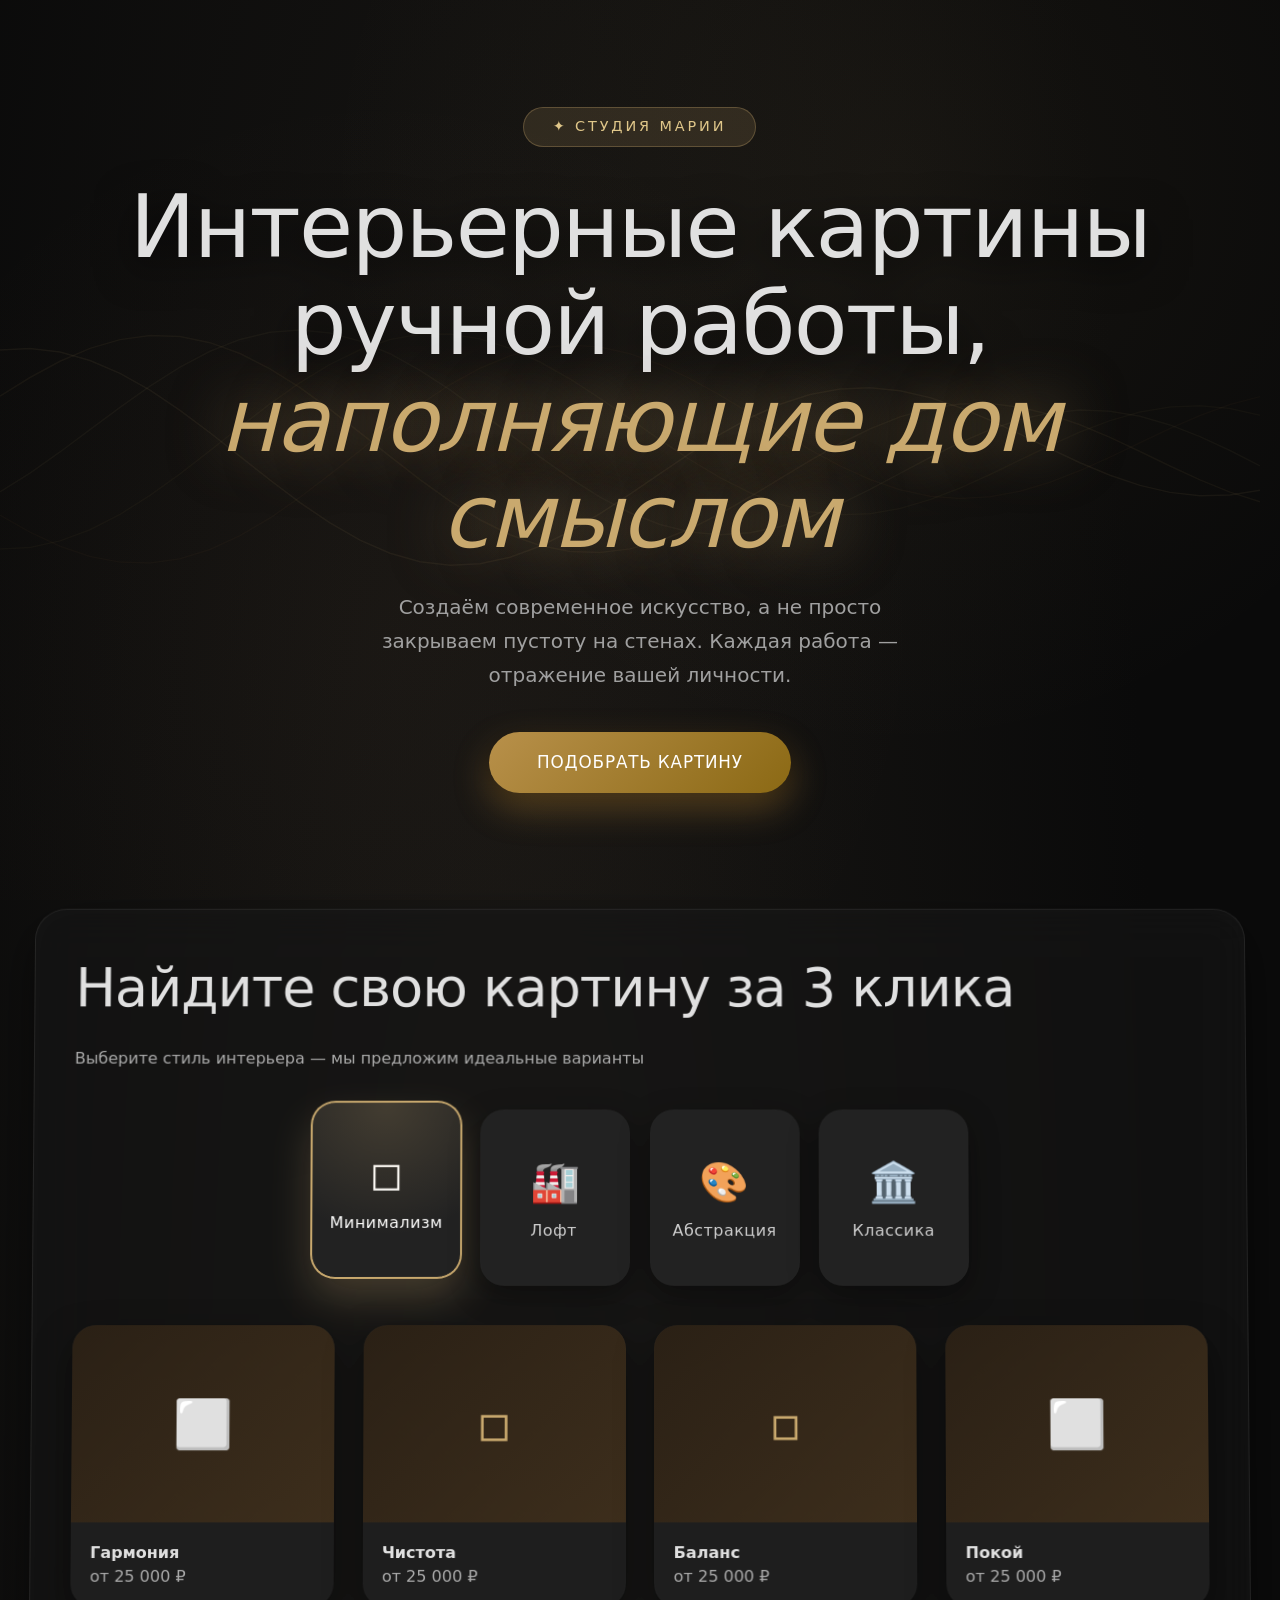
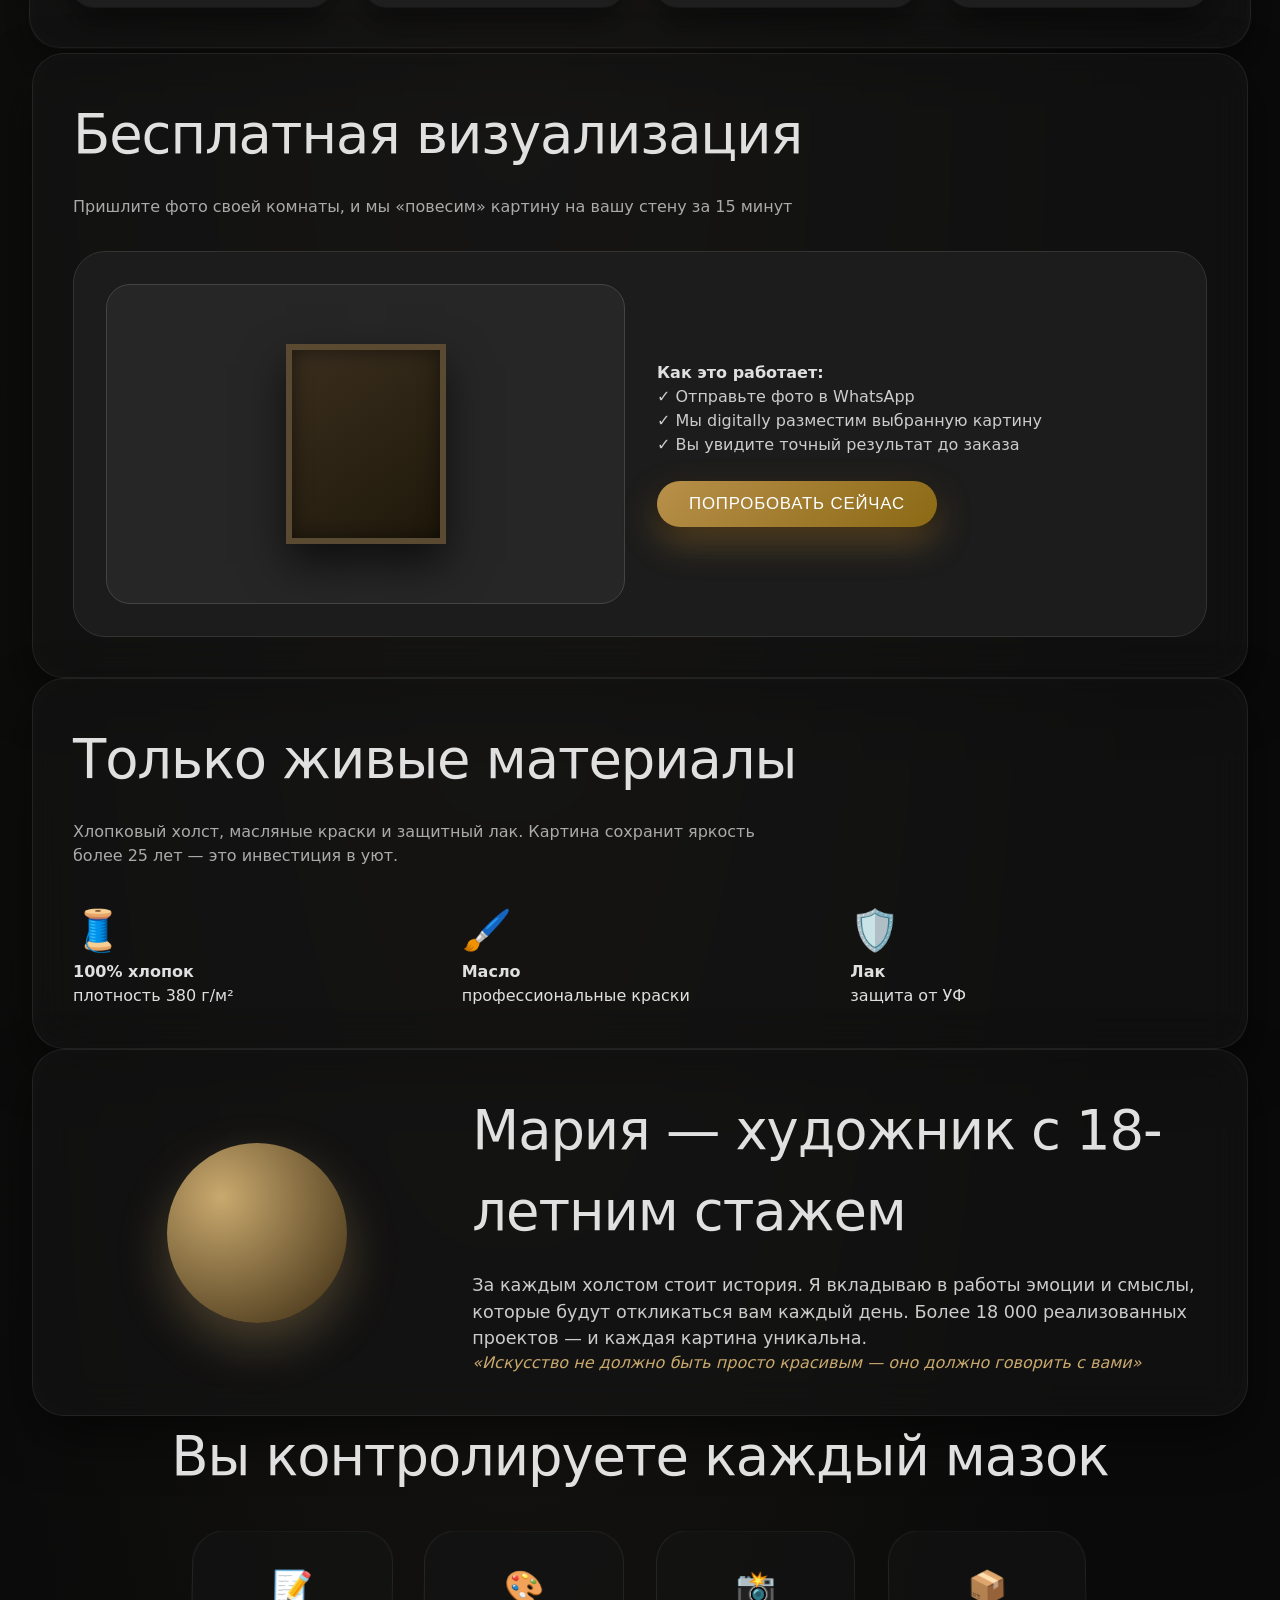
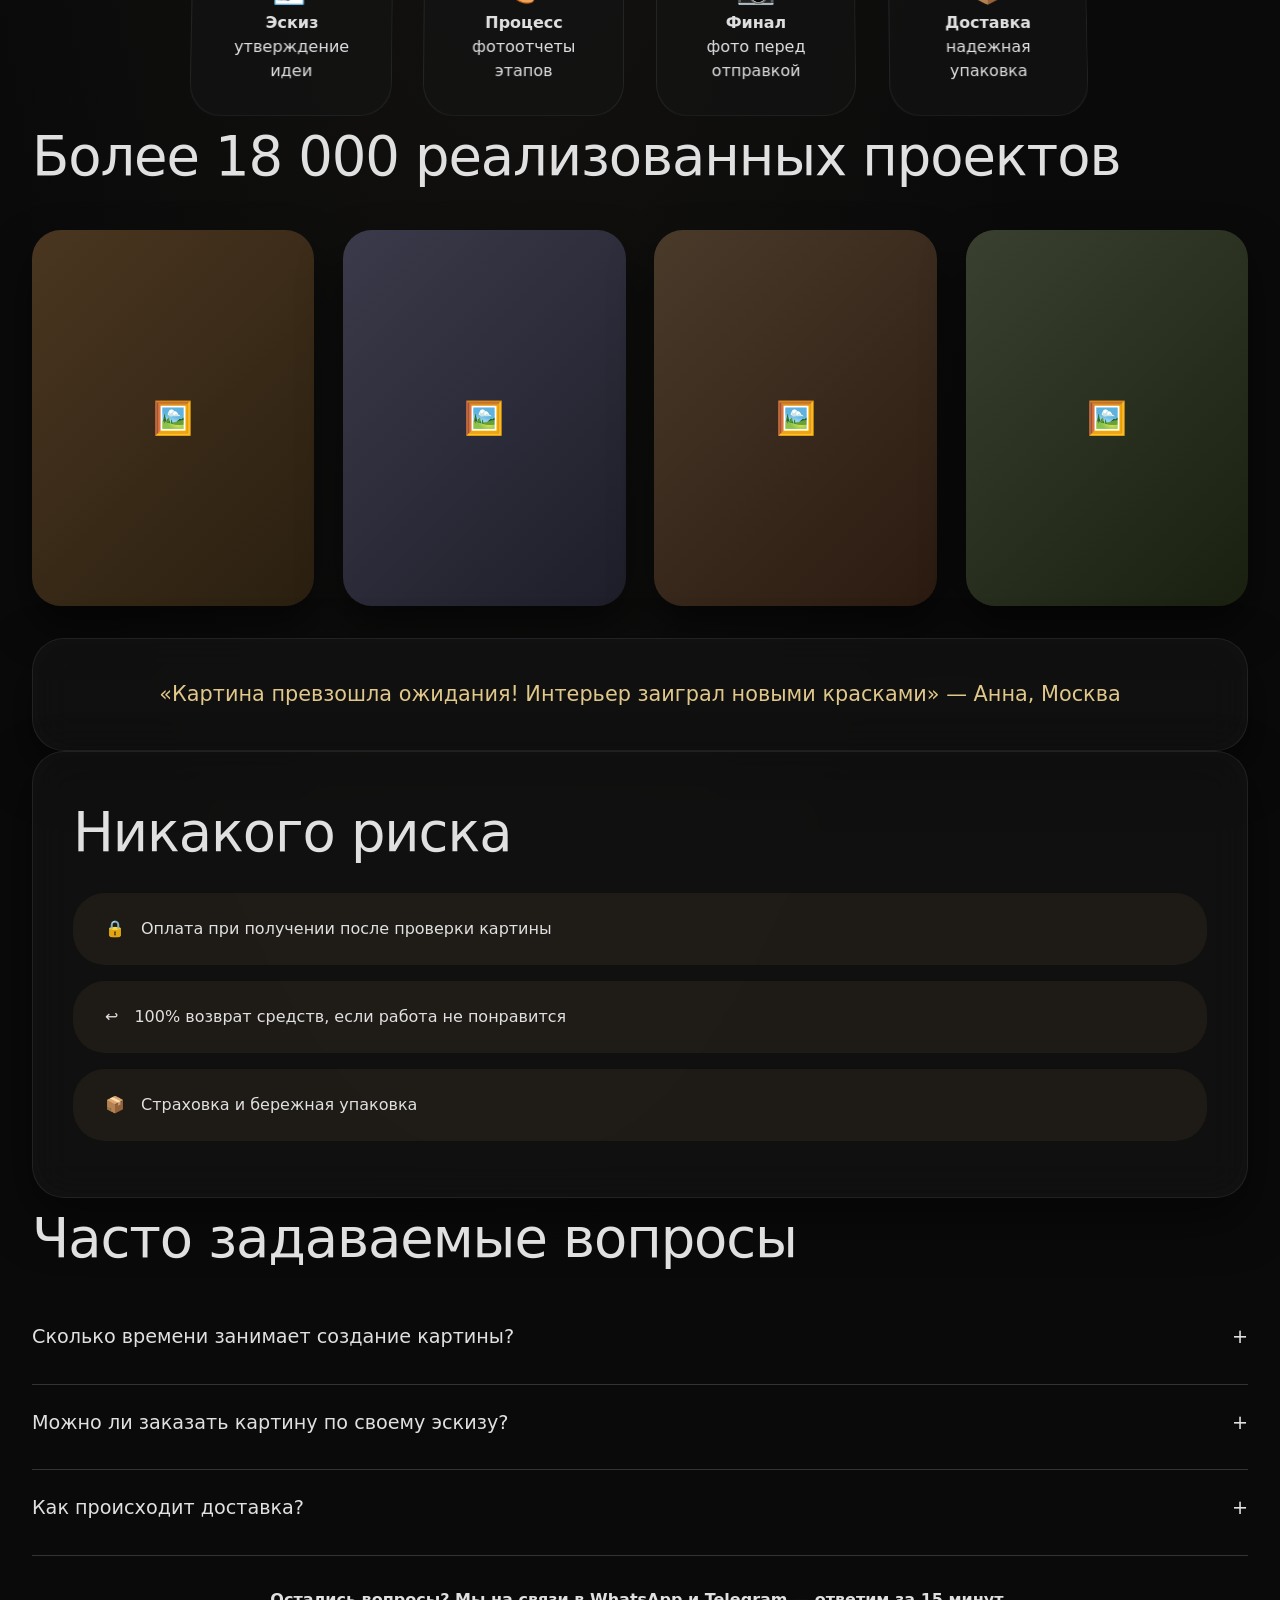
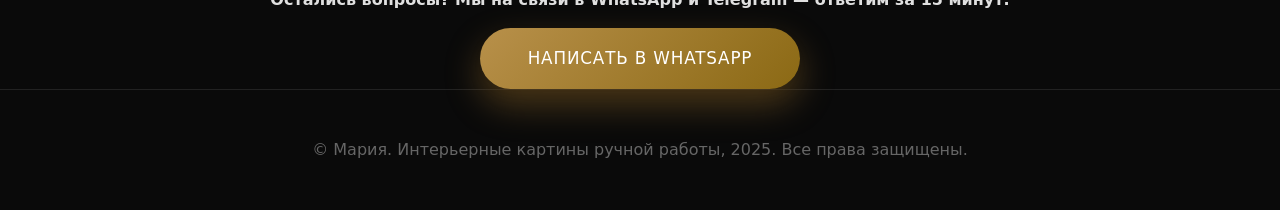
<file: deepseek_html_20260612_aafea2.html>
<!DOCTYPE html>
<html lang="ru">
<head>
  <meta charset="UTF-8">
  <meta name="viewport" content="width=device-width, initial-scale=1.0, viewport-fit=cover">
  <title>Мария — интерьерные картины ручной работы | Современное искусство</title>
  <style>
    /* ===== RESET & BASE ===== */
    * {
      margin: 0;
      padding: 0;
      box-sizing: border-box;
    }

    :root {
      --gold: #c9a96e;
      --gold-light: #e0c78a;
      --deep: #1a1a1a;
      --surface: #222222;
      --text: #e0e0e0;
      --text-dim: #a0a0a0;
      --accent: #d4a373;
      --glass-bg: rgba(20, 20, 20, 0.6);
      --glass-border: rgba(255, 255, 255, 0.08);
      --shadow-3d: 0 30px 60px rgba(0, 0, 0, 0.6);
      --perspective: 1200px;
      font-family: 'Inter', system-ui, -apple-system, 'Segoe UI', sans-serif;
      scroll-behavior: smooth;
      background: #0d0d0d;
      color: var(--text);
    }

    body {
      background: radial-gradient(ellipse at 40% 30%, #1a1815 0%, #0a0a0a 60%);
      min-height: 100vh;
      line-height: 1.5;
      overflow-x: hidden;
      perspective: var(--perspective);
    }

    /* ===== SCROLLBAR ===== */
    ::-webkit-scrollbar {
      width: 4px;
    }
    ::-webkit-scrollbar-track {
      background: #111;
    }
    ::-webkit-scrollbar-thumb {
      background: var(--gold);
      border-radius: 10px;
    }

    /* ===== TYPOGRAPHY ===== */
    h1, h2, h3 {
      font-weight: 300;
      letter-spacing: -0.02em;
    }

    h1 {
      font-size: clamp(2.8rem, 7vw, 5.5rem);
      line-height: 1.1;
    }

    h2 {
      font-size: clamp(2rem, 5vw, 3.4rem);
      margin-bottom: 1.2rem;
    }

    /* ===== CONTAINER ===== */
    .container {
      max-width: 1280px;
      margin: 0 auto;
      padding: 0 2rem;
    }

    /* ===== PARALLAX 3D BACKGROUND ===== */
    #parallax-bg {
      position: fixed;
      top: 0;
      left: 0;
      width: 100vw;
      height: 100vh;
      pointer-events: none;
      z-index: 0;
      background: radial-gradient(circle at 70% 20%, rgba(201,169,110,0.06) 0%, transparent 50%),
                  radial-gradient(circle at 30% 70%, rgba(180,130,90,0.04) 0%, transparent 50%);
    }

    /* floating particles */
    .particle {
      position: absolute;
      border-radius: 50%;
      background: var(--gold-light);
      opacity: 0;
      animation: floatUp 8s infinite;
      filter: blur(1px);
      box-shadow: 0 0 12px var(--gold);
    }

    @keyframes floatUp {
      0% { transform: translateY(100vh) scale(0); opacity: 0; }
      10% { opacity: 0.7; }
      90% { opacity: 0.7; }
      100% { transform: translateY(-10vh) scale(1.4); opacity: 0; }
    }

    /* ===== MAIN SECTIONS BASE ===== */
    section {
      position: relative;
      z-index: 2;
      padding: 5rem 0;
      transform-style: preserve-3d;
      transition: transform 0.1s ease-out;
    }

    /* ===== GLASS CARDS ===== */
    .glass-panel {
      background: var(--glass-bg);
      backdrop-filter: blur(20px);
      -webkit-backdrop-filter: blur(20px);
      border: 1px solid var(--glass-border);
      border-radius: 2rem;
      padding: 2.5rem;
      box-shadow: 0 20px 50px rgba(0,0,0,0.5), inset 0 0 30px rgba(255,255,255,0.02);
      transform-style: preserve-3d;
      transition: all 0.4s cubic-bezier(0.23, 1, 0.32, 1);
    }

    .glass-panel:hover {
      box-shadow: 0 30px 70px rgba(0,0,0,0.7), inset 0 0 50px rgba(201,169,110,0.04);
    }

    /* ===== HERO ===== */
    .hero {
      min-height: 100vh;
      display: flex;
      align-items: center;
      justify-content: center;
      text-align: center;
      position: relative;
      z-index: 3;
    }

    .hero-canvas-wrapper {
      position: absolute;
      top: 0;
      left: 0;
      width: 100%;
      height: 100%;
      z-index: 0;
      overflow: hidden;
    }

    #heroCanvas {
      width: 100%;
      height: 100%;
      display: block;
    }

    .hero-content {
      position: relative;
      z-index: 2;
      transform-style: preserve-3d;
      animation: heroEntrance 1.2s cubic-bezier(0.22, 1, 0.36, 1) forwards;
      opacity: 0;
      transform: translateY(30px);
    }

    @keyframes heroEntrance {
      to { opacity: 1; transform: translateY(0); }
    }

    .hero-tag {
      display: inline-block;
      background: rgba(201,169,110,0.15);
      border: 1px solid rgba(201,169,110,0.3);
      color: var(--gold-light);
      padding: 0.5rem 1.8rem;
      border-radius: 50px;
      font-size: 0.9rem;
      letter-spacing: 0.2em;
      text-transform: uppercase;
      margin-bottom: 2rem;
      backdrop-filter: blur(10px);
    }

    .hero h1 {
      text-shadow: 0 10px 40px rgba(0,0,0,0.8);
      margin-bottom: 1.5rem;
    }

    .hero .accent {
      color: var(--gold);
      font-style: italic;
      display: inline-block;
      text-shadow: 0 0 60px rgba(201,169,110,0.5);
    }

    .hero-sub {
      font-size: 1.25rem;
      color: var(--text-dim);
      max-width: 600px;
      margin: 0 auto 2.5rem;
      line-height: 1.7;
    }

    .btn-3d {
      display: inline-block;
      background: linear-gradient(135deg, #b8904a 0%, #8b6914 100%);
      color: #fff;
      border: none;
      padding: 1.1rem 3rem;
      font-size: 1.05rem;
      border-radius: 60px;
      cursor: pointer;
      letter-spacing: 0.05em;
      text-transform: uppercase;
      box-shadow: 0 15px 35px rgba(180,130,50,0.4), 0 5px 15px rgba(0,0,0,0.5);
      transition: all 0.3s ease;
      transform-style: preserve-3d;
      position: relative;
      text-decoration: none;
      font-weight: 500;
    }

    .btn-3d:hover {
      transform: translateY(-3px) scale(1.03);
      box-shadow: 0 25px 50px rgba(201,169,110,0.5), 0 10px 20px rgba(0,0,0,0.6);
      background: linear-gradient(135deg, #cfaa5a 0%, #a07d20 100%);
    }

    /* ===== STYLE FILTER (3D CARDS) ===== */
    .filter-grid {
      display: flex;
      flex-wrap: wrap;
      gap: 1.2rem;
      justify-content: center;
      margin: 2.5rem 0;
    }

    .filter-card {
      width: 150px;
      height: 180px;
      background: var(--surface);
      border-radius: 1.5rem;
      cursor: pointer;
      display: flex;
      align-items: center;
      justify-content: center;
      font-weight: 500;
      font-size: 1rem;
      letter-spacing: 0.03em;
      transition: all 0.35s ease;
      transform-style: preserve-3d;
      border: 1px solid transparent;
      position: relative;
      overflow: hidden;
      box-shadow: 0 10px 30px rgba(0,0,0,0.4);
      color: #ccc;
    }

    .filter-card::before {
      content: '';
      position: absolute;
      inset: 0;
      background: radial-gradient(circle at 50% 0%, rgba(201,169,110,0.2), transparent 70%);
      opacity: 0;
      transition: opacity 0.4s;
    }

    .filter-card.active, .filter-card:hover {
      border-color: var(--gold);
      color: #fff;
      box-shadow: 0 20px 40px rgba(201,169,110,0.25), 0 0 0 1px var(--gold);
      transform: translateY(-8px) rotateX(2deg) rotateY(-2deg);
    }

    .filter-card.active::before, .filter-card:hover::before {
      opacity: 1;
    }

    .filter-icon {
      font-size: 2.5rem;
      margin-bottom: 0.5rem;
      display: block;
      text-align: center;
    }

    .result-grid {
      display: grid;
      grid-template-columns: repeat(auto-fit, minmax(220px, 1fr));
      gap: 1.8rem;
      margin-top: 2rem;
    }

    .art-card-3d {
      background: #1e1e1e;
      border-radius: 1.5rem;
      overflow: hidden;
      transform-style: preserve-3d;
      transition: transform 0.5s cubic-bezier(0.23, 1, 0.32, 1), box-shadow 0.4s;
      box-shadow: 0 15px 35px rgba(0,0,0,0.5);
      cursor: pointer;
    }

    .art-card-3d:hover {
      transform: rotateY(-5deg) rotateX(3deg) translateY(-12px);
      box-shadow: 0 35px 60px rgba(0,0,0,0.7), 0 0 30px rgba(201,169,110,0.15);
    }

    .art-img-placeholder {
      height: 200px;
      background: linear-gradient(135deg, #2a2015, #3d2e1c);
      display: flex;
      align-items: center;
      justify-content: center;
      font-size: 3rem;
      color: var(--gold);
    }

    .art-info {
      padding: 1.2rem;
    }

    /* ===== VIRTUAL TRY-ON ===== */
    .tryon-demo {
      background: #1c1c1c;
      border-radius: 2rem;
      padding: 2rem;
      display: flex;
      flex-wrap: wrap;
      gap: 2rem;
      align-items: center;
      border: 1px solid #333;
    }

    .room-preview {
      flex: 1;
      min-width: 280px;
      height: 320px;
      background: #262626;
      border-radius: 1.5rem;
      position: relative;
      overflow: hidden;
      display: flex;
      align-items: center;
      justify-content: center;
      border: 1px solid #444;
    }

    .wall-frame {
      width: 160px;
      height: 200px;
      background: linear-gradient(145deg, #3a2e1e, #1f180a);
      border: 6px solid #5a4a32;
      box-shadow: 0 20px 40px rgba(0,0,0,0.6), inset 0 0 20px rgba(0,0,0,0.5);
      transition: all 0.4s;
      transform-style: preserve-3d;
    }

    /* ===== PROCESS TIMELINE 3D ===== */
    .timeline-3d {
      display: flex;
      flex-wrap: wrap;
      gap: 2rem;
      justify-content: center;
      perspective: 800px;
    }

    .step-node {
      width: 200px;
      padding: 2rem 1.5rem;
      background: var(--glass-bg);
      backdrop-filter: blur(15px);
      border-radius: 2rem;
      text-align: center;
      transform: rotateX(2deg) rotateY(1deg);
      transition: 0.4s;
      border: 1px solid var(--glass-border);
    }

    .step-node:hover {
      transform: rotateX(0) rotateY(0) translateZ(20px);
      box-shadow: 0 25px 45px rgba(0,0,0,0.6);
    }

    /* ===== GALLERY 3D ===== */
    .gallery-3d {
      display: grid;
      grid-template-columns: repeat(auto-fit, minmax(240px, 1fr));
      gap: 1.8rem;
    }

    .gallery-item {
      border-radius: 1.8rem;
      overflow: hidden;
      aspect-ratio: 3/4;
      background: #1e1e1e;
      transform-style: preserve-3d;
      transition: 0.4s;
      box-shadow: 0 20px 40px rgba(0,0,0,0.5);
    }

    .gallery-item:hover {
      transform: scale(1.03) rotateY(-3deg);
      box-shadow: 0 30px 60px rgba(0,0,0,0.8);
    }

    /* ===== GUARANTEE SECTION ===== */
    .guarantee-badge {
      display: flex;
      align-items: center;
      gap: 1rem;
      background: rgba(201,169,110,0.08);
      border-radius: 2rem;
      padding: 1.5rem 2rem;
      margin: 1rem 0;
    }

    /* ===== FAQ ACCORDION ===== */
    .faq-item {
      border-bottom: 1px solid #333;
      padding: 1.5rem 0;
      cursor: pointer;
    }

    .faq-question {
      font-weight: 500;
      font-size: 1.2rem;
      display: flex;
      justify-content: space-between;
    }

    .faq-answer {
      max-height: 0;
      overflow: hidden;
      transition: 0.4s;
      color: #aaa;
      margin-top: 0.5rem;
    }

    .faq-item.open .faq-answer {
      max-height: 150px;
    }

    /* ===== FOOTER ===== */
    footer {
      text-align: center;
      padding: 3rem;
      color: #666;
      border-top: 1px solid #222;
    }

    /* ===== RESPONSIVE ===== */
    @media (max-width: 768px) {
      .container { padding: 0 1.2rem; }
      .filter-card { width: 120px; height: 150px; font-size: 0.8rem; }
    }
  </style>
</head>
<body>
  <div id="parallax-bg"></div>

  <!-- ==================== HERO ==================== -->
  <section class="hero">
    <div class="hero-canvas-wrapper"><canvas id="heroCanvas"></canvas></div>
    <div class="hero-content container">
      <span class="hero-tag">✦ Студия Марии</span>
      <h1>Интерьерные картины<br>ручной работы, <span class="accent">наполняющие дом смыслом</span></h1>
      <p class="hero-sub">Создаём современное искусство, а не просто закрываем пустоту на стенах. Каждая работа — отражение вашей личности.</p>
      <a href="#filter" class="btn-3d">Подобрать картину</a>
    </div>
  </section>

  <!-- ==================== ИНТЕРАКТИВНЫЙ ПОДБОР ==================== -->
  <section id="filter" class="container">
    <div class="glass-panel" style="transform: rotateX(1deg);">
      <h2>Найдите свою картину за 3 клика</h2>
      <p style="color:#aaa; margin-bottom:1rem;">Выберите стиль интерьера — мы предложим идеальные варианты</p>
      <div class="filter-grid" id="styleFilter">
        <div class="filter-card active" data-style="minimal">
          <span><span class="filter-icon">◻️</span> Минимализм</span>
        </div>
        <div class="filter-card" data-style="loft">
          <span><span class="filter-icon">🏭</span> Лофт</span>
        </div>
        <div class="filter-card" data-style="abstract">
          <span><span class="filter-icon">🎨</span> Абстракция</span>
        </div>
        <div class="filter-card" data-style="classic">
          <span><span class="filter-icon">🏛️</span> Классика</span>
        </div>
      </div>
      <div class="result-grid" id="artResults"></div>
    </div>
  </section>

  <!-- ==================== ОНЛАЙН-ПРИМЕРКА ==================== -->
  <section class="container">
    <div class="glass-panel">
      <h2>Бесплатная визуализация</h2>
      <p style="color:#aaa; margin-bottom:2rem;">Пришлите фото своей комнаты, и мы «повесим» картину на вашу стену за 15 минут</p>
      <div class="tryon-demo">
        <div class="room-preview" id="roomPreview">
          <div class="wall-frame" id="virtualFrame"></div>
        </div>
        <div style="flex:1;">
          <p><strong>Как это работает:</strong></p>
          <ul style="list-style:none; padding:0; color:#ccc;">
            <li>✓ Отправьте фото в WhatsApp</li>
            <li>✓ Мы digitally разместим выбранную картину</li>
            <li>✓ Вы увидите точный результат до заказа</li>
          </ul>
          <button class="btn-3d" style="margin-top:1.5rem; padding:0.8rem 2rem;" onclick="alert('Отправьте фото в WhatsApp: +7 (999) 123-45-67')">Попробовать сейчас</button>
        </div>
      </div>
    </div>
  </section>

  <!-- ==================== КАЧЕСТВО И МАТЕРИАЛЫ ==================== -->
  <section class="container">
    <div class="glass-panel">
      <h2>Только живые материалы</h2>
      <p style="color:#aaa; max-width:700px;">Хлопковый холст, масляные краски и защитный лак. Картина сохранит яркость более 25 лет — это инвестиция в уют.</p>
      <div style="display:flex; flex-wrap:wrap; gap:2rem; margin-top:2rem;">
        <div style="flex:1; min-width:200px;"><span style="font-size:2.5rem;">🧵</span><br><strong>100% хлопок</strong><br>плотность 380 г/м²</div>
        <div style="flex:1; min-width:200px;"><span style="font-size:2.5rem;">🖌️</span><br><strong>Масло</strong><br>профессиональные краски</div>
        <div style="flex:1; min-width:200px;"><span style="font-size:2.5rem;">🛡️</span><br><strong>Лак</strong><br>защита от УФ</div>
      </div>
    </div>
  </section>

  <!-- ==================== АВТОР И СМЫСЛЫ ==================== -->
  <section class="container">
    <div class="glass-panel" style="display:flex; flex-wrap:wrap; gap:2rem; align-items:center;">
      <div style="flex:1; min-width:250px; text-align:center;">
        <div style="width:180px; height:180px; background:radial-gradient(circle at 30% 30%, #c9a96e, #3a2a10); border-radius:50%; margin:0 auto; box-shadow:0 20px 50px rgba(201,169,110,0.3);"></div>
      </div>
      <div style="flex:2; min-width:280px;">
        <h2>Мария — художник с 18-летним стажем</h2>
        <p style="color:#ccc; font-size:1.1rem;">За каждым холстом стоит история. Я вкладываю в работы эмоции и смыслы, которые будут откликаться вам каждый день. Более 18 000 реализованных проектов — и каждая картина уникальна.</p>
        <p style="color:var(--gold);"><em>«Искусство не должно быть просто красивым — оно должно говорить с вами»</em></p>
      </div>
    </div>
  </section>

  <!-- ==================== ПРОЦЕСС РАБОТЫ ==================== -->
  <section class="container">
    <h2 style="text-align:center;">Вы контролируете каждый мазок</h2>
    <div class="timeline-3d" style="margin-top:2rem;">
      <div class="step-node"><span style="font-size:2rem;">📝</span><br><strong>Эскиз</strong><br>утверждение идеи</div>
      <div class="step-node"><span style="font-size:2rem;">🎨</span><br><strong>Процесс</strong><br>фотоотчеты этапов</div>
      <div class="step-node"><span style="font-size:2rem;">📸</span><br><strong>Финал</strong><br>фото перед отправкой</div>
      <div class="step-node"><span style="font-size:2rem;">📦</span><br><strong>Доставка</strong><br>надежная упаковка</div>
    </div>
  </section>

  <!-- ==================== ГАЛЕРЕЯ И ОТЗЫВЫ ==================== -->
  <section class="container">
    <h2>Более 18 000 реализованных проектов</h2>
    <div class="gallery-3d" style="margin:2rem 0;">
      <div class="gallery-item" style="background:linear-gradient(135deg,#4a3620,#2a1f10); display:flex; align-items:center; justify-content:center; color:var(--gold); font-size:2rem;">🖼️</div>
      <div class="gallery-item" style="background:linear-gradient(135deg,#3a3a4a,#1e1e2a); display:flex; align-items:center; justify-content:center; color:var(--gold); font-size:2rem;">🖼️</div>
      <div class="gallery-item" style="background:linear-gradient(135deg,#4a3a2a,#2a1a10); display:flex; align-items:center; justify-content:center; color:var(--gold); font-size:2rem;">🖼️</div>
      <div class="gallery-item" style="background:linear-gradient(135deg,#3a4030,#1a2010); display:flex; align-items:center; justify-content:center; color:var(--gold); font-size:2rem;">🖼️</div>
    </div>
    <div class="glass-panel" style="text-align:center;">
      <p style="font-size:1.3rem; color:var(--gold-light);">«Картина превзошла ожидания! Интерьер заиграл новыми красками» — Анна, Москва</p>
    </div>
  </section>

  <!-- ==================== ГАРАНТИИ ==================== -->
  <section class="container">
    <div class="glass-panel">
      <h2>Никакого риска</h2>
      <div class="guarantee-badge"><span>🔒</span> Оплата при получении после проверки картины</div>
      <div class="guarantee-badge"><span>↩️</span> 100% возврат средств, если работа не понравится</div>
      <div class="guarantee-badge"><span>📦</span> Страховка и бережная упаковка</div>
    </div>
  </section>

  <!-- ==================== FAQ ==================== -->
  <section class="container">
    <h2>Часто задаваемые вопросы</h2>
    <div class="faq-item"><div class="faq-question">Сколько времени занимает создание картины? <span>+</span></div><div class="faq-answer">От 7 до 21 дня в зависимости от сложности и размера.</div></div>
    <div class="faq-item"><div class="faq-question">Можно ли заказать картину по своему эскизу? <span>+</span></div><div class="faq-answer">Да, мы работаем с индивидуальными проектами любой сложности.</div></div>
    <div class="faq-item"><div class="faq-question">Как происходит доставка? <span>+</span></div><div class="faq-answer">Доставляем по всей России транспортными компаниями, упаковываем в жесткий тубус.</div></div>
    <p style="margin-top:2rem; text-align:center;"><strong>Остались вопросы? Мы на связи в WhatsApp и Telegram — ответим за 15 минут.</strong></p>
    <div style="text-align:center; margin-top:1rem;"><a href="#" class="btn-3d">Написать в WhatsApp</a></div>
  </section>

  <footer>© Мария. Интерьерные картины ручной работы, 2025. Все права защищены.</footer>

  <script>
    (function() {
      // ===== PARALLAX 3D MOUSE & SCROLL =====
      document.addEventListener('mousemove', (e) => {
        const x = (e.clientX / window.innerWidth - 0.5) * 20;
        const y = (e.clientY / window.innerHeight - 0.5) * 20;
        document.querySelectorAll('.glass-panel, .hero-content, .step-node').forEach(el => {
          el.style.transform = `rotateX(${-y*0.03}deg) rotateY(${x*0.03}deg) translateZ(5px)`;
        });
      });

      // ===== PARTICLES =====
      const bg = document.getElementById('parallax-bg');
      for (let i = 0; i < 30; i++) {
        const p = document.createElement('div');
        p.className = 'particle';
        const size = Math.random() * 4 + 2;
        p.style.width = size + 'px';
        p.style.height = size + 'px';
        p.style.left = Math.random() * 100 + '%';
        p.style.animationDelay = Math.random() * 8 + 's';
        p.style.animationDuration = (Math.random() * 8 + 6) + 's';
        bg.appendChild(p);
      }

      // ===== HERO CANVAS (ABSTRACT 3D WAVES) =====
      const canvas = document.getElementById('heroCanvas');
      const ctx = canvas.getContext('2d');
      function resizeCanvas() {
        canvas.width = window.innerWidth;
        canvas.height = window.innerHeight;
      }
      resizeCanvas();
      window.addEventListener('resize', resizeCanvas);

      let time = 0;
      function drawWaves() {
        ctx.clearRect(0, 0, canvas.width, canvas.height);
        const w = canvas.width, h = canvas.height;
        for (let i = 0; i < 5; i++) {
          ctx.beginPath();
          ctx.strokeStyle = `rgba(201,169,110,${0.03 + i*0.01})`;
          ctx.lineWidth = 1.5;
          for (let x = 0; x < w; x += 30) {
            const y = h/2 + Math.sin(x * 0.008 + time + i) * 80 + Math.cos(x * 0.004 + i) * 40;
            if (x === 0) ctx.moveTo(x, y);
            else ctx.lineTo(x, y);
          }
          ctx.stroke();
        }
        time += 0.008;
        requestAnimationFrame(drawWaves);
      }
      drawWaves();

      // ===== STYLE FILTER =====
      const filterCards = document.querySelectorAll('.filter-card');
      const artResults = document.getElementById('artResults');
      const mockArt = {
        minimal: [{title:'Гармония', icon:'⬜'},{title:'Чистота', icon:'◽'},{title:'Баланс', icon:'▫️'},{title:'Покой', icon:'⬜'}],
        loft: [{title:'Индустрия', icon:'🏗️'},{title:'Бетон', icon:'🧱'},{title:'Металл', icon:'🔩'},{title:'Город', icon:'🌆'}],
        abstract: [{title:'Эмоция', icon:'🌀'},{title:'Всплеск', icon:'💥'},{title:'Поток', icon:'🌊'},{title:'Ритм', icon:'🎶'}],
        classic: [{title:'Венера', icon:'🏺'},{title:'Элегия', icon:'🎻'},{title:'Сонет', icon:'📜'},{title:'Ноктюрн', icon:'🌙'}]
      };

      function renderArt(style) {
        const arts = mockArt[style] || mockArt.minimal;
        artResults.innerHTML = arts.map(a => `
          <div class="art-card-3d">
            <div class="art-img-placeholder">${a.icon}</div>
            <div class="art-info"><strong>${a.title}</strong><br><span style="color:#aaa;">от 25 000 ₽</span></div>
          </div>`).join('');
      }

      filterCards.forEach(card => {
        card.addEventListener('click', () => {
          filterCards.forEach(c => c.classList.remove('active'));
          card.classList.add('active');
          renderArt(card.dataset.style);
        });
      });
      renderArt('minimal');

      // ===== VIRTUAL TRY-ON INTERACTION =====
      const frame = document.getElementById('virtualFrame');
      document.getElementById('roomPreview').addEventListener('mousemove', (e) => {
        const rect = e.currentTarget.getBoundingClientRect();
        const x = (e.clientX - rect.left) / rect.width - 0.5;
        const y = (e.clientY - rect.top) / rect.height - 0.5;
        frame.style.transform = `rotateY(${x*15}deg) rotateX(${-y*10}deg) scale(1.05)`;
        frame.style.boxShadow = `0 25px 50px rgba(0,0,0,0.7), 0 0 30px rgba(201,169,110,0.2)`;
      });

      // ===== FAQ ACCORDION =====
      document.querySelectorAll('.faq-item').forEach(item => {
        item.addEventListener('click', () => item.classList.toggle('open'));
      });

      // ===== SMOOTH REVEAL ON SCROLL =====
      const observer = new IntersectionObserver((entries) => {
        entries.forEach(e => {
          if (e.isIntersecting) e.target.style.opacity = '1';
        });
      }, { threshold: 0.2 });
      document.querySelectorAll('section').forEach(s => {
        s.style.opacity = '0';
        s.style.transition = 'opacity 0.8s ease';
        observer.observe(s);
      });
      // trigger initial visible
      setTimeout(() => {
        document.querySelectorAll('section').forEach(s => { if (s.getBoundingClientRect().top < window.innerHeight) s.style.opacity = '1'; });
      }, 100);
    })();
  </script>
</body>
</html>
</file>
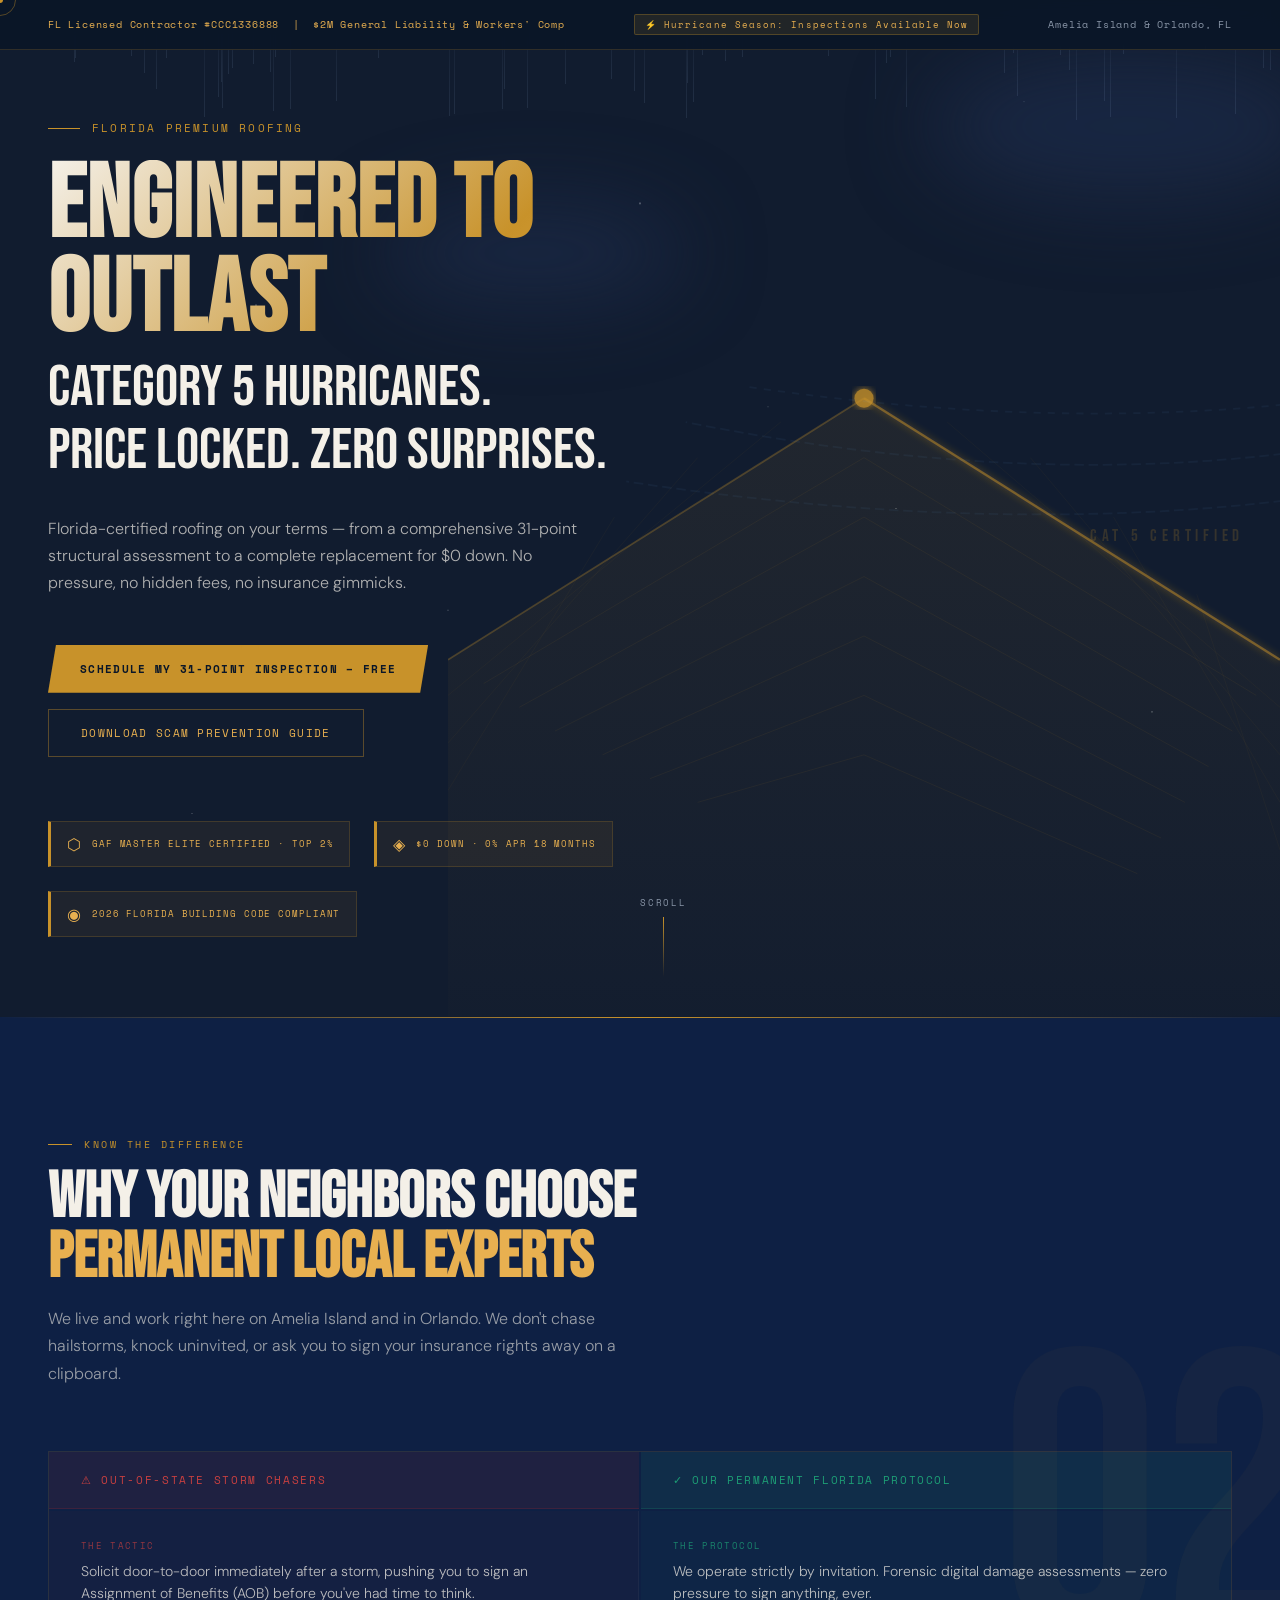
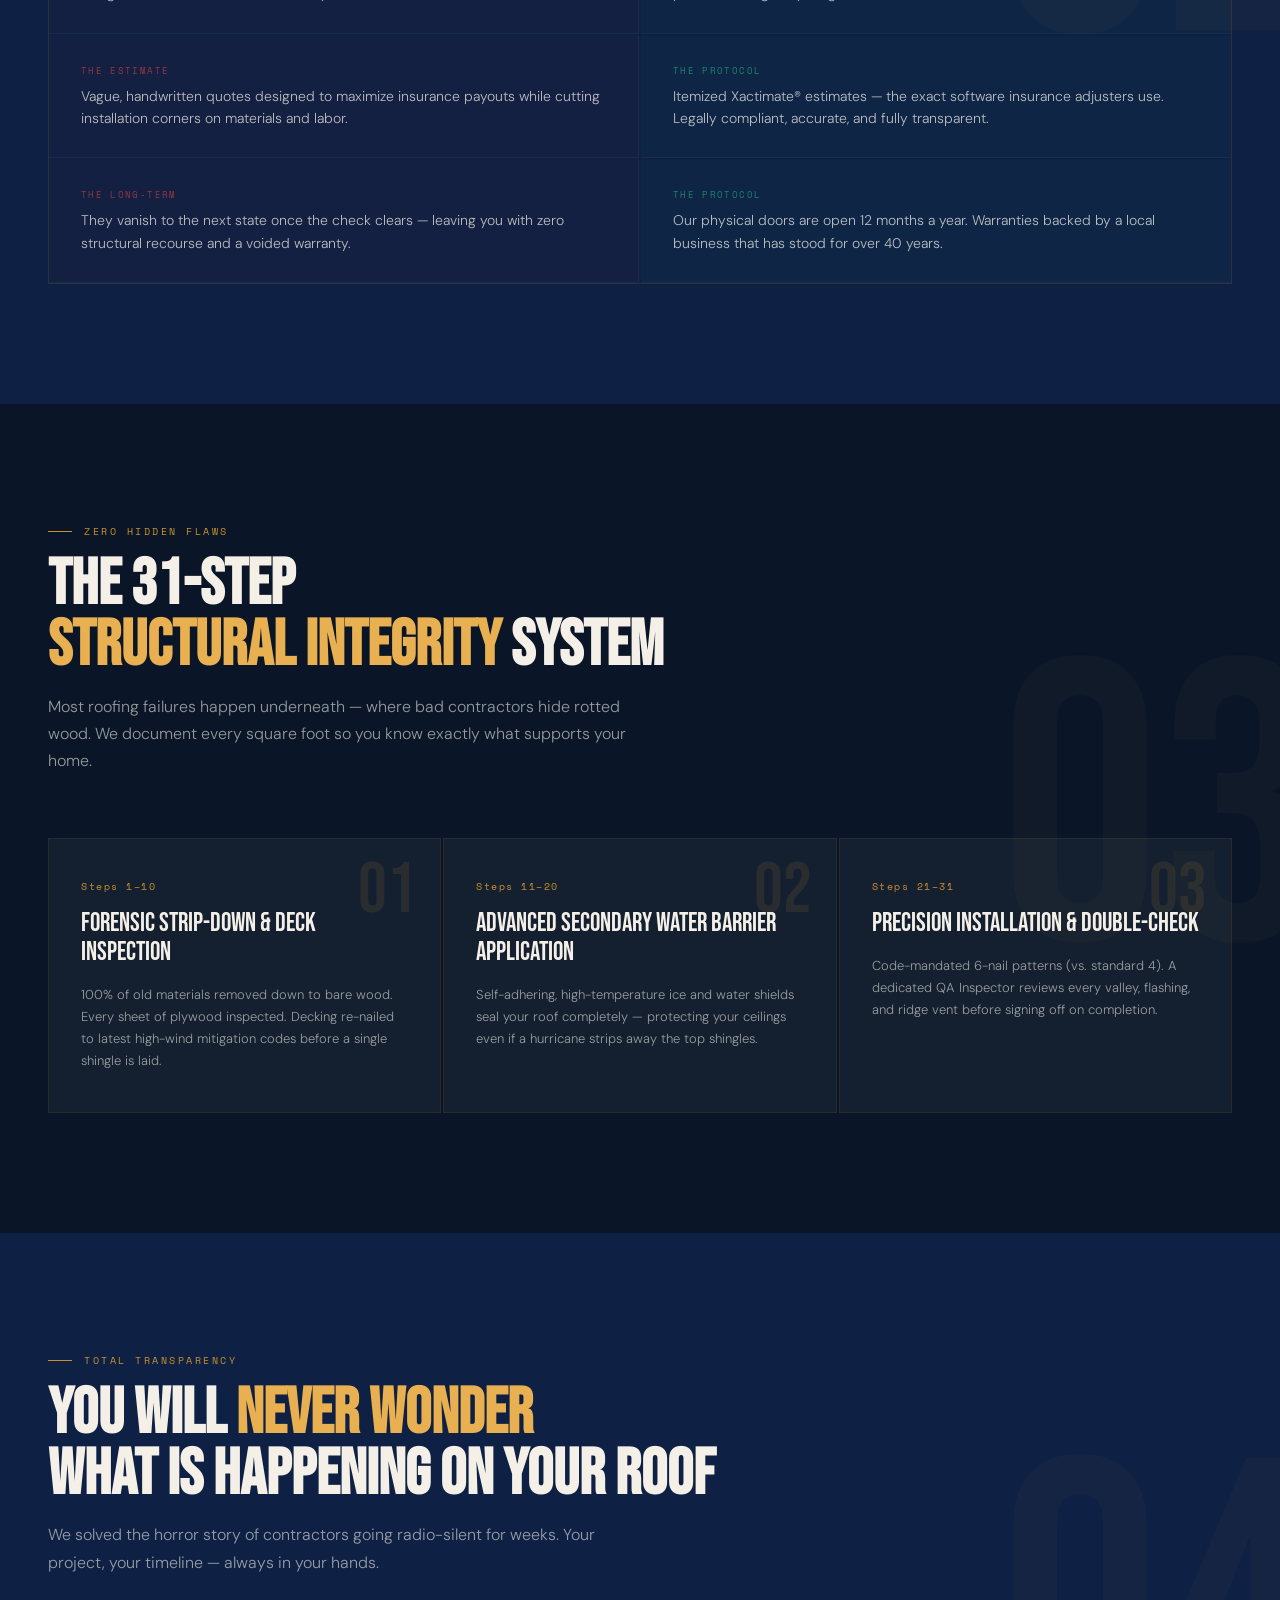
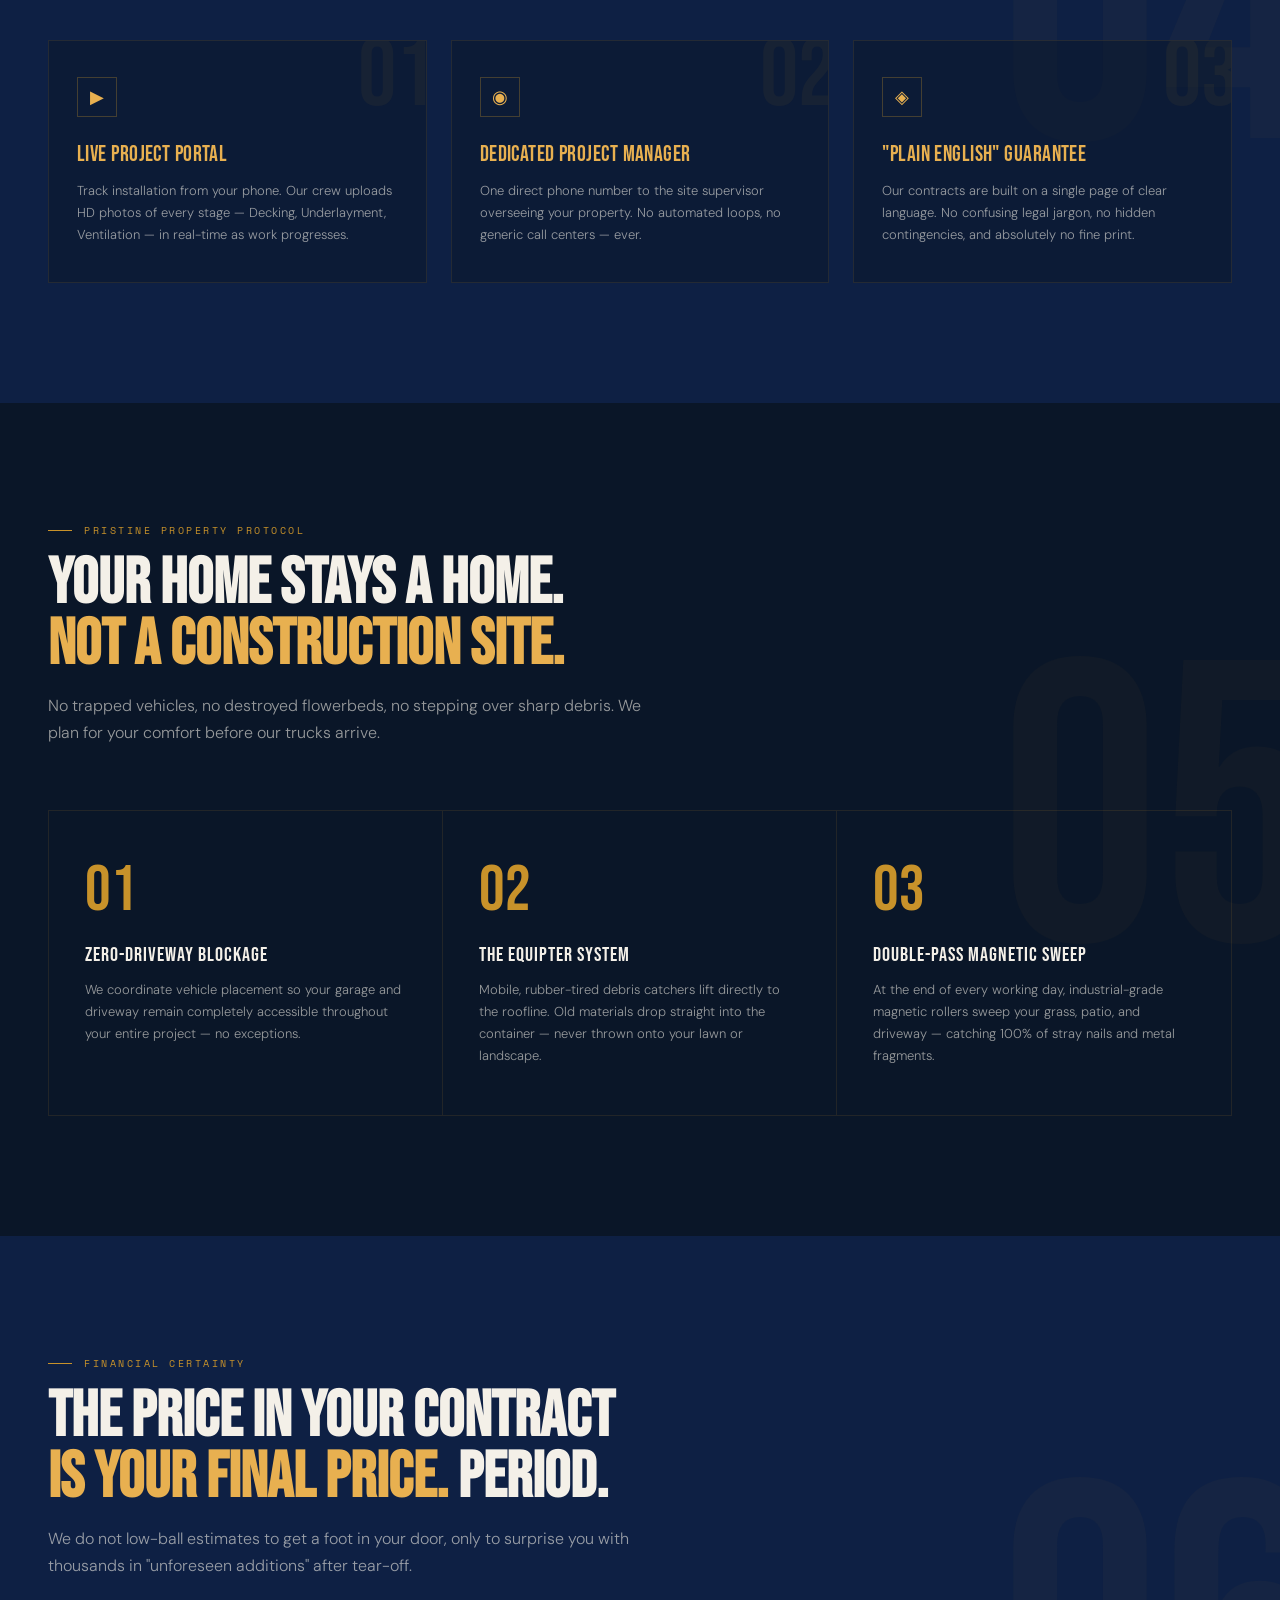
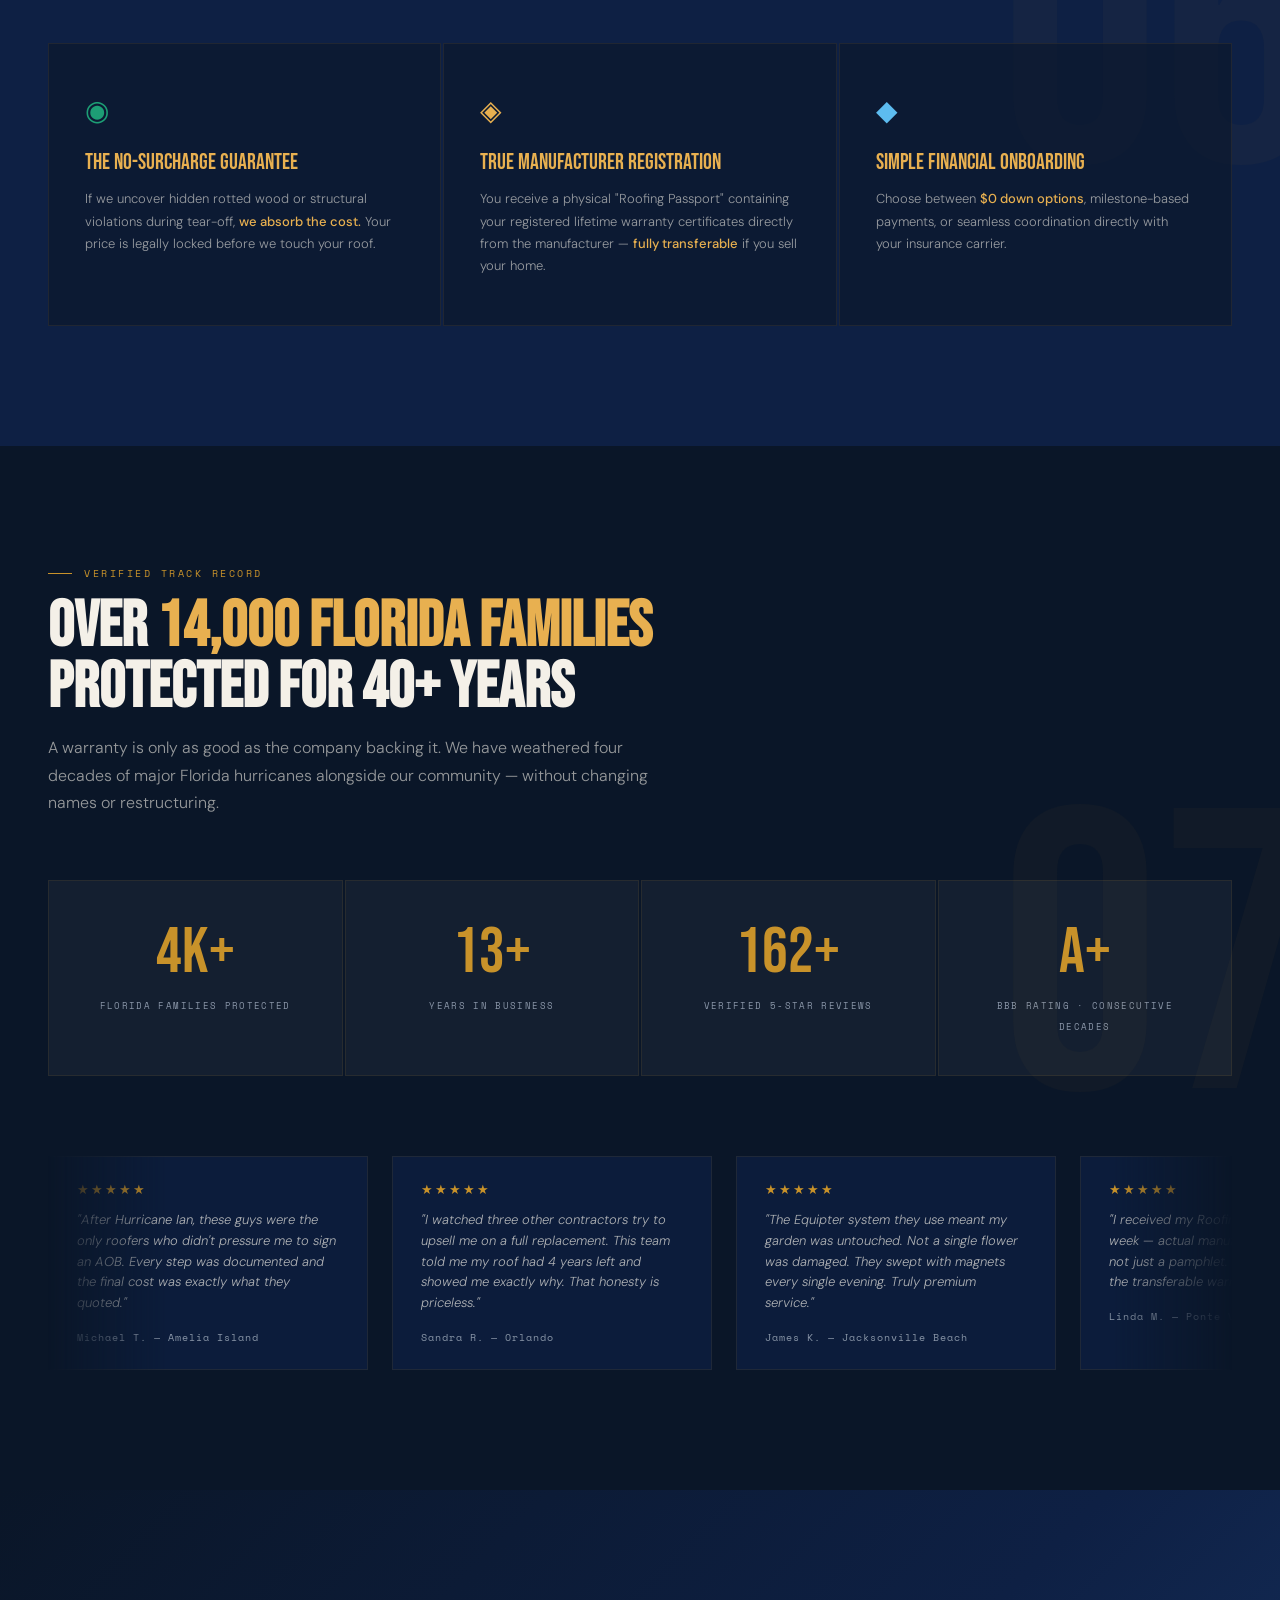
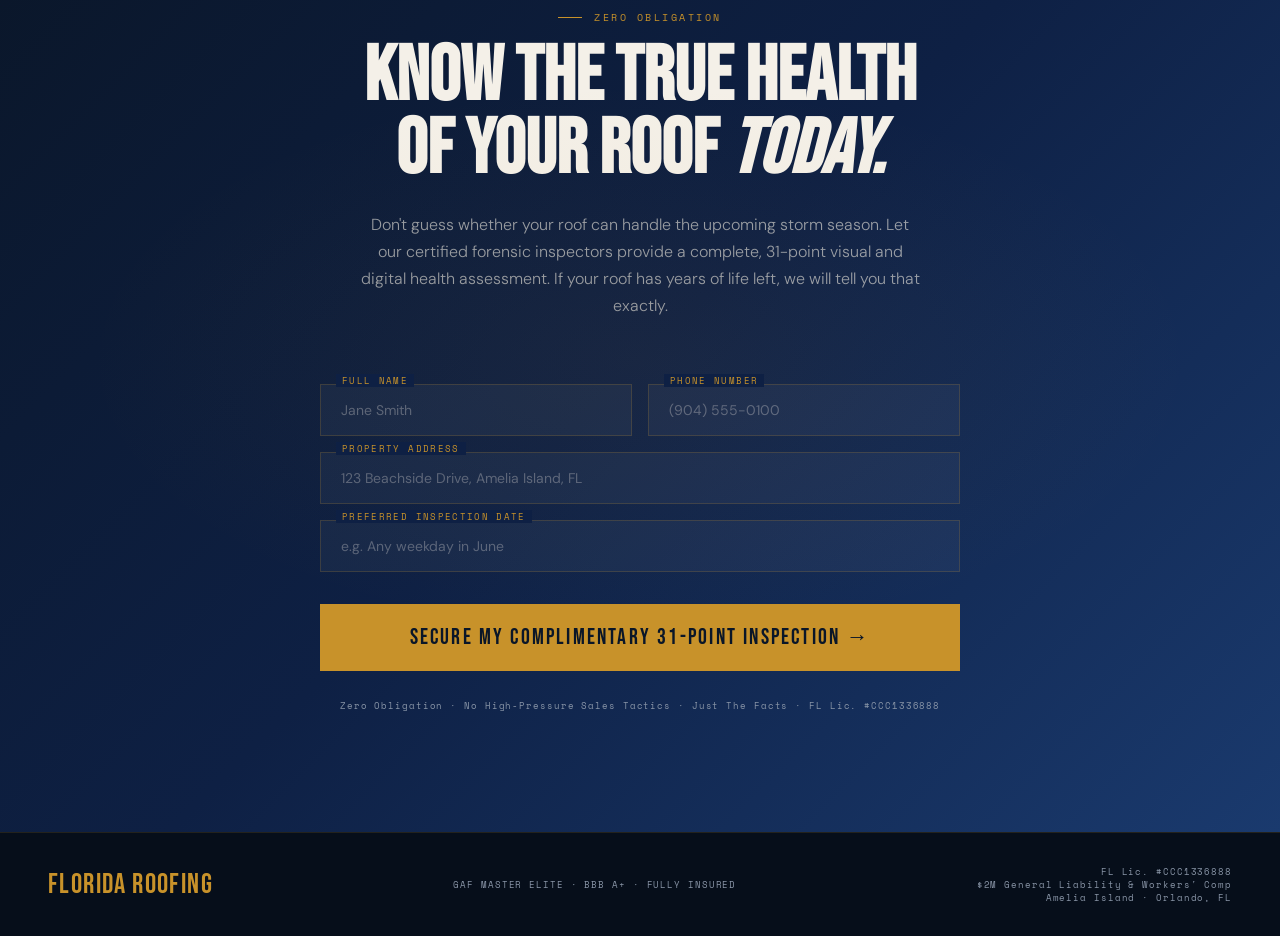
<file: florida-roofing-landing.html>
<!DOCTYPE html>
<html lang="en">
<head>
<meta charset="UTF-8">
<meta name="viewport" content="width=device-width, initial-scale=1.0">
<title>Florida Roofing – Category 5 Certified</title>
<link rel="preconnect" href="https://fonts.googleapis.com">
<link href="https://fonts.googleapis.com/css2?family=Bebas+Neue&family=DM+Sans:ital,opsz,wght@0,9..40,300;0,9..40,400;0,9..40,500;1,9..40,300&family=Space+Mono:wght@400;700&display=swap" rel="stylesheet">
<style>
  :root {
    --sky: #0a1628;
    --sky-mid: #0e2044;
    --sky-light: #1a3a6e;
    --storm: #1c3a5e;
    --gold: #c8922a;
    --gold-light: #e8b050;
    --gold-dim: #8a6018;
    --white: #f4f0e8;
    --muted: #8a96a8;
    --danger: #c94040;
    --teal: #1d9e75;
    --card-bg: rgba(14,32,68,0.7);
    --glass: rgba(255,255,255,0.04);
    --radius: 4px;
  }

  *, *::before, *::after { box-sizing: border-box; margin: 0; padding: 0; }

  html { scroll-behavior: smooth; }

  body {
    background: var(--sky);
    color: var(--white);
    font-family: 'DM Sans', sans-serif;
    font-weight: 300;
    overflow-x: hidden;
    cursor: crosshair;
  }

  /* ─── CURSOR ─── */
  .cursor-dot {
    width: 6px; height: 6px;
    background: var(--gold);
    border-radius: 50%;
    position: fixed; top: 0; left: 0;
    pointer-events: none;
    z-index: 9999;
    transform: translate(-50%,-50%);
    transition: transform 0.05s;
  }
  .cursor-ring {
    width: 32px; height: 32px;
    border: 1px solid rgba(200,146,42,0.4);
    border-radius: 50%;
    position: fixed; top: 0; left: 0;
    pointer-events: none;
    z-index: 9998;
    transform: translate(-50%,-50%);
    transition: all 0.15s ease;
  }

  /* ─── TOPBAR ─── */
  .topbar {
    position: fixed; top: 0; left: 0; right: 0;
    z-index: 100;
    display: flex; align-items: center; justify-content: space-between;
    padding: 14px 48px;
    background: rgba(10,22,40,0.92);
    backdrop-filter: blur(12px);
    border-bottom: 1px solid rgba(200,146,42,0.2);
    font-family: 'Space Mono', monospace;
    font-size: 10px;
    color: var(--muted);
    letter-spacing: 0.08em;
  }
  .topbar-license { color: var(--gold-light); }
  .topbar-badge {
    background: rgba(200,146,42,0.12);
    border: 1px solid rgba(200,146,42,0.3);
    padding: 3px 10px;
    border-radius: 2px;
    color: var(--gold-light);
    font-size: 9px;
    letter-spacing: 0.12em;
  }

  /* ─── HERO ─── */
  .hero {
    min-height: 100vh;
    position: relative;
    display: flex; align-items: center;
    padding: 120px 48px 80px;
    overflow: hidden;
  }

  /* 3D sky layers */
  .sky-layer {
    position: absolute; inset: 0;
    pointer-events: none;
  }
  .stars {
    position: absolute; inset: 0;
    background-image:
      radial-gradient(1px 1px at 20% 30%, rgba(255,255,255,0.6) 0%, transparent 100%),
      radial-gradient(1px 1px at 80% 10%, rgba(255,255,255,0.4) 0%, transparent 100%),
      radial-gradient(1.5px 1.5px at 50% 20%, rgba(255,255,255,0.5) 0%, transparent 100%),
      radial-gradient(1px 1px at 35% 60%, rgba(255,255,255,0.3) 0%, transparent 100%),
      radial-gradient(1px 1px at 70% 50%, rgba(255,255,255,0.4) 0%, transparent 100%),
      radial-gradient(1px 1px at 15% 80%, rgba(255,255,255,0.3) 0%, transparent 100%),
      radial-gradient(1px 1px at 90% 70%, rgba(255,255,255,0.5) 0%, transparent 100%),
      radial-gradient(1px 1px at 60% 40%, rgba(255,255,255,0.2) 0%, transparent 100%);
    animation: starTwinkle 8s ease-in-out infinite alternate;
  }
  @keyframes starTwinkle {
    0% { opacity: 0.6; }
    100% { opacity: 1; }
  }

  /* 3D roof silhouette */
  .roof-silhouette {
    position: absolute;
    bottom: 0; right: 0;
    width: 65%;
    height: 80%;
    pointer-events: none;
  }
  .roof-silhouette svg {
    width: 100%; height: 100%;
  }

  /* Lightning flash */
  .lightning-flash {
    position: absolute; inset: 0;
    background: rgba(200,220,255,0.03);
    pointer-events: none;
    animation: lightning 12s ease-in-out infinite;
  }
  @keyframes lightning {
    0%, 88%, 90%, 100% { opacity: 0; }
    89%, 89.5% { opacity: 1; }
  }

  /* Storm clouds */
  .storm-cloud {
    position: absolute;
    border-radius: 50%;
    background: rgba(20,35,65,0.8);
    filter: blur(40px);
    animation: cloudDrift linear infinite;
  }
  .storm-cloud:nth-child(1) { width: 600px; height: 200px; top: 10%; left: -100px; animation-duration: 60s; }
  .storm-cloud:nth-child(2) { width: 400px; height: 150px; top: 5%; right: -50px; animation-duration: 80s; animation-delay: -30s; }
  .storm-cloud:nth-child(3) { width: 300px; height: 100px; top: 20%; left: 30%; animation-duration: 50s; animation-delay: -10s; }
  @keyframes cloudDrift {
    0% { transform: translateX(0); }
    50% { transform: translateX(40px); }
    100% { transform: translateX(0); }
  }

  /* Rain */
  .rain-container {
    position: absolute; inset: 0; overflow: hidden; pointer-events: none;
    opacity: 0.15;
  }
  .raindrop {
    position: absolute;
    width: 1px;
    background: linear-gradient(to bottom, transparent, rgba(150,180,220,0.8));
    animation: rain linear infinite;
  }
  @keyframes rain {
    0% { top: -20%; opacity: 0; }
    10% { opacity: 1; }
    100% { top: 110%; opacity: 0; }
  }

  /* Hero content */
  .hero-content {
    position: relative; z-index: 10;
    max-width: 700px;
  }
  .hero-eyebrow {
    font-family: 'Space Mono', monospace;
    font-size: 11px;
    letter-spacing: 0.2em;
    color: var(--gold);
    text-transform: uppercase;
    margin-bottom: 24px;
    display: flex; align-items: center; gap: 12px;
  }
  .hero-eyebrow::before {
    content: '';
    display: block;
    width: 32px; height: 1px;
    background: var(--gold);
  }

  .hero-headline {
    font-family: 'Bebas Neue', sans-serif;
    font-size: clamp(56px, 8vw, 110px);
    line-height: 0.92;
    letter-spacing: 0.01em;
    margin-bottom: 8px;
    background: linear-gradient(135deg, #f4f0e8 0%, #c8922a 60%, #e8b050 100%);
    -webkit-background-clip: text;
    -webkit-text-fill-color: transparent;
    background-clip: text;
    animation: headlineIn 1.2s cubic-bezier(0.16, 1, 0.3, 1) both;
  }
  @keyframes headlineIn {
    from { opacity: 0; transform: translateY(40px) skewY(2deg); }
    to { opacity: 1; transform: none; }
  }

  .hero-headline-2 {
    font-family: 'Bebas Neue', sans-serif;
    font-size: clamp(32px, 4.5vw, 58px);
    line-height: 1.1;
    color: var(--white);
    margin-bottom: 32px;
    animation: headlineIn 1.2s 0.15s cubic-bezier(0.16, 1, 0.3, 1) both;
  }

  .hero-sub {
    font-size: 16px;
    line-height: 1.7;
    color: rgba(244,240,232,0.7);
    max-width: 540px;
    margin-bottom: 48px;
    animation: fadeUp 1s 0.4s both;
  }
  @keyframes fadeUp {
    from { opacity: 0; transform: translateY(20px); }
    to { opacity: 1; transform: none; }
  }

  .hero-ctas {
    display: flex; gap: 16px; flex-wrap: wrap;
    animation: fadeUp 1s 0.6s both;
  }
  .btn-primary {
    background: var(--gold);
    color: #0a1628;
    font-family: 'Space Mono', monospace;
    font-size: 11px;
    letter-spacing: 0.12em;
    text-transform: uppercase;
    padding: 16px 32px;
    border: none;
    cursor: pointer;
    position: relative;
    overflow: hidden;
    clip-path: polygon(8px 0%, 100% 0%, calc(100% - 8px) 100%, 0% 100%);
    transition: all 0.3s;
    text-decoration: none;
    display: inline-block;
    font-weight: 700;
  }
  .btn-primary::before {
    content: '';
    position: absolute; inset: 0;
    background: var(--gold-light);
    transform: translateX(-100%);
    transition: transform 0.4s cubic-bezier(0.16, 1, 0.3, 1);
  }
  .btn-primary:hover::before { transform: translateX(0); }
  .btn-primary span { position: relative; z-index: 1; }

  .btn-secondary {
    background: transparent;
    color: var(--gold-light);
    font-family: 'Space Mono', monospace;
    font-size: 11px;
    letter-spacing: 0.12em;
    text-transform: uppercase;
    padding: 15px 32px;
    border: 1px solid rgba(200,146,42,0.4);
    cursor: pointer;
    transition: all 0.3s;
    text-decoration: none;
    display: inline-block;
  }
  .btn-secondary:hover {
    background: rgba(200,146,42,0.1);
    border-color: var(--gold);
  }

  /* Trust badges */
  .trust-badges {
    display: flex; gap: 24px; flex-wrap: wrap;
    margin-top: 64px;
    animation: fadeUp 1s 0.8s both;
  }
  .badge {
    display: flex; align-items: center; gap: 10px;
    padding: 10px 16px;
    background: rgba(200,146,42,0.08);
    border: 1px solid rgba(200,146,42,0.2);
    border-left: 3px solid var(--gold);
    font-family: 'Space Mono', monospace;
    font-size: 9px;
    letter-spacing: 0.1em;
    color: var(--gold-light);
    text-transform: uppercase;
  }
  .badge-icon { font-size: 16px; }

  /* Scroll indicator */
  .scroll-indicator {
    position: absolute; bottom: 40px; left: 50%;
    transform: translateX(-50%);
    display: flex; flex-direction: column; align-items: center; gap: 8px;
    font-family: 'Space Mono', monospace;
    font-size: 9px;
    letter-spacing: 0.2em;
    color: var(--muted);
    animation: fadeUp 1s 1.2s both;
  }
  .scroll-line {
    width: 1px; height: 60px;
    background: linear-gradient(to bottom, var(--gold), transparent);
    animation: scrollPulse 2s ease-in-out infinite;
  }
  @keyframes scrollPulse {
    0%, 100% { transform: scaleY(0); transform-origin: top; }
    50% { transform: scaleY(1); transform-origin: top; }
  }

  /* ─── SECTIONS ─── */
  section {
    padding: 120px 48px;
    position: relative;
    overflow: hidden;
  }

  .section-eyebrow {
    font-family: 'Space Mono', monospace;
    font-size: 10px;
    letter-spacing: 0.25em;
    color: var(--gold);
    text-transform: uppercase;
    margin-bottom: 16px;
    display: flex; align-items: center; gap: 12px;
  }
  .section-eyebrow::before {
    content: '';
    display: block; width: 24px; height: 1px;
    background: var(--gold);
  }

  .section-title {
    font-family: 'Bebas Neue', sans-serif;
    font-size: clamp(36px, 5vw, 68px);
    line-height: 0.95;
    margin-bottom: 16px;
  }
  .section-title em {
    font-style: normal;
    color: var(--gold-light);
  }

  .section-sub {
    font-size: 16px;
    color: rgba(244,240,232,0.6);
    max-width: 600px;
    line-height: 1.7;
    margin-bottom: 64px;
  }

  /* ─── SECTION 2: Anti-Storm Chaser ─── */
  .antistorm {
    background: var(--sky-mid);
  }
  .antistorm::before {
    content: '';
    position: absolute; top: 0; left: 0; right: 0;
    height: 1px;
    background: linear-gradient(90deg, transparent, var(--gold), transparent);
  }

  .comparison-grid {
    display: grid;
    grid-template-columns: 1fr 1fr;
    gap: 2px;
    border: 1px solid rgba(200,146,42,0.15);
    overflow: hidden;
  }
  .comparison-header {
    padding: 20px 32px;
    font-family: 'Space Mono', monospace;
    font-size: 11px;
    letter-spacing: 0.15em;
    text-transform: uppercase;
  }
  .comp-bad { background: rgba(180,40,40,0.1); color: var(--danger); border-bottom: 1px solid rgba(180,40,40,0.2); }
  .comp-good { background: rgba(29,158,117,0.1); color: var(--teal); border-bottom: 1px solid rgba(29,158,117,0.2); }

  .comp-row {
    display: contents;
  }
  .comp-cell {
    padding: 28px 32px;
    border-bottom: 1px solid rgba(255,255,255,0.04);
    position: relative;
  }
  .comp-cell.bad { background: rgba(180,40,40,0.04); border-right: 1px solid rgba(255,255,255,0.04); }
  .comp-cell.good { background: rgba(29,158,117,0.04); }
  .comp-cell-label {
    font-family: 'Space Mono', monospace;
    font-size: 9px;
    letter-spacing: 0.15em;
    text-transform: uppercase;
    margin-bottom: 8px;
  }
  .comp-cell.bad .comp-cell-label { color: rgba(201,64,64,0.7); }
  .comp-cell.good .comp-cell-label { color: rgba(29,158,117,0.8); }
  .comp-cell-text {
    font-size: 14px;
    line-height: 1.6;
    color: rgba(244,240,232,0.75);
  }

  /* ─── SECTION 3: Process ─── */
  .process { background: var(--sky); }

  .process-timeline {
    display: grid;
    grid-template-columns: repeat(3, 1fr);
    gap: 2px;
    position: relative;
  }

  .process-step {
    padding: 40px 32px;
    background: var(--glass);
    border: 1px solid rgba(200,146,42,0.1);
    position: relative;
    overflow: hidden;
    transition: all 0.4s cubic-bezier(0.16, 1, 0.3, 1);
    cursor: default;
  }
  .process-step::before {
    content: '';
    position: absolute; bottom: 0; left: 0; right: 0;
    height: 2px;
    background: var(--gold);
    transform: scaleX(0);
    transform-origin: left;
    transition: transform 0.4s cubic-bezier(0.16, 1, 0.3, 1);
  }
  .process-step:hover { background: rgba(200,146,42,0.06); transform: translateY(-4px); }
  .process-step:hover::before { transform: scaleX(1); }

  .step-number {
    font-family: 'Bebas Neue', sans-serif;
    font-size: 72px;
    line-height: 1;
    color: rgba(200,146,42,0.12);
    position: absolute; top: 16px; right: 24px;
    pointer-events: none;
  }
  .step-range {
    font-family: 'Space Mono', monospace;
    font-size: 10px;
    letter-spacing: 0.15em;
    color: var(--gold);
    margin-bottom: 16px;
  }
  .step-title {
    font-family: 'Bebas Neue', sans-serif;
    font-size: 26px;
    line-height: 1.1;
    margin-bottom: 16px;
  }
  .step-text {
    font-size: 13px;
    line-height: 1.7;
    color: rgba(244,240,232,0.6);
  }

  /* ─── SECTION 4: Communication ─── */
  .comm { background: var(--sky-mid); }

  .feature-grid {
    display: grid;
    grid-template-columns: repeat(3, 1fr);
    gap: 24px;
    margin-top: 64px;
  }
  .feature-card {
    padding: 36px 28px;
    border: 1px solid rgba(200,146,42,0.12);
    position: relative;
    background: rgba(10,22,40,0.5);
    overflow: hidden;
    transition: border-color 0.3s;
  }
  .feature-card:hover { border-color: rgba(200,146,42,0.35); }
  .feature-card::before {
    content: attr(data-n);
    position: absolute; top: -12px; right: -8px;
    font-family: 'Bebas Neue', sans-serif;
    font-size: 96px;
    color: rgba(200,146,42,0.06);
    line-height: 1;
    pointer-events: none;
  }
  .feature-icon {
    width: 40px; height: 40px;
    border: 1px solid rgba(200,146,42,0.3);
    display: flex; align-items: center; justify-content: center;
    margin-bottom: 24px;
    font-size: 18px;
    color: var(--gold-light);
  }
  .feature-title {
    font-family: 'Bebas Neue', sans-serif;
    font-size: 22px;
    letter-spacing: 0.02em;
    margin-bottom: 12px;
    color: var(--gold-light);
  }
  .feature-text {
    font-size: 13px;
    line-height: 1.7;
    color: rgba(244,240,232,0.6);
  }

  /* ─── SECTION 5: Cleanliness ─── */
  .clean { background: var(--sky); }

  .clean-steps {
    display: grid;
    grid-template-columns: repeat(3, 1fr);
    gap: 0;
    border: 1px solid rgba(200,146,42,0.12);
    margin-top: 64px;
    overflow: hidden;
  }
  .clean-step {
    padding: 48px 36px;
    border-right: 1px solid rgba(200,146,42,0.12);
    position: relative;
    transition: background 0.4s;
  }
  .clean-step:last-child { border-right: none; }
  .clean-step:hover { background: rgba(200,146,42,0.04); }
  .clean-step-num {
    font-family: 'Bebas Neue', sans-serif;
    font-size: 64px;
    color: var(--gold);
    line-height: 1;
    margin-bottom: 20px;
  }
  .clean-step-title {
    font-family: 'Bebas Neue', sans-serif;
    font-size: 20px;
    letter-spacing: 0.05em;
    margin-bottom: 12px;
  }
  .clean-step-text {
    font-size: 13px;
    line-height: 1.7;
    color: rgba(244,240,232,0.6);
  }

  /* ─── SECTION 6: Pricing ─── */
  .pricing { background: var(--sky-mid); }

  .promises-grid {
    display: grid;
    grid-template-columns: repeat(3, 1fr);
    gap: 2px;
    margin-top: 64px;
  }
  .promise-card {
    padding: 48px 36px;
    background: rgba(10,22,40,0.6);
    border: 1px solid rgba(200,146,42,0.1);
    position: relative;
    overflow: hidden;
    transition: all 0.4s;
  }
  .promise-card:hover {
    background: rgba(200,146,42,0.06);
    border-color: rgba(200,146,42,0.3);
    transform: translateY(-6px);
  }
  .promise-check {
    font-size: 28px;
    margin-bottom: 20px;
  }
  .promise-title {
    font-family: 'Bebas Neue', sans-serif;
    font-size: 22px;
    color: var(--gold-light);
    margin-bottom: 12px;
  }
  .promise-text {
    font-size: 13px;
    line-height: 1.7;
    color: rgba(244,240,232,0.6);
  }
  .promise-highlight {
    color: var(--gold-light);
    font-weight: 500;
  }

  /* ─── SECTION 7: Social Proof ─── */
  .proof { background: var(--sky); position: relative; }

  .stats-row {
    display: grid;
    grid-template-columns: repeat(4, 1fr);
    gap: 2px;
    margin-bottom: 80px;
  }
  .stat-box {
    padding: 40px 32px;
    background: var(--glass);
    border: 1px solid rgba(200,146,42,0.1);
    text-align: center;
  }
  .stat-number {
    font-family: 'Bebas Neue', sans-serif;
    font-size: 64px;
    color: var(--gold);
    line-height: 1;
    margin-bottom: 8px;
    display: block;
  }
  .stat-label {
    font-family: 'Space Mono', monospace;
    font-size: 9px;
    letter-spacing: 0.15em;
    text-transform: uppercase;
    color: var(--muted);
  }

  .reviews-marquee {
    overflow: hidden;
    position: relative;
    mask-image: linear-gradient(90deg, transparent, black 10%, black 90%, transparent);
  }
  .reviews-track {
    display: flex; gap: 24px;
    animation: marquee 30s linear infinite;
    width: max-content;
  }
  @keyframes marquee {
    from { transform: translateX(0); }
    to { transform: translateX(-50%); }
  }
  .review-card {
    width: 320px;
    padding: 24px 28px;
    background: var(--card-bg);
    border: 1px solid rgba(200,146,42,0.1);
    flex-shrink: 0;
  }
  .review-stars { color: var(--gold); font-size: 13px; margin-bottom: 12px; letter-spacing: 2px; }
  .review-text { font-size: 13px; line-height: 1.6; color: rgba(244,240,232,0.7); margin-bottom: 16px; font-style: italic; }
  .review-author { font-family: 'Space Mono', monospace; font-size: 10px; color: var(--muted); letter-spacing: 0.1em; }

  /* ─── SECTION 8: CTA ─── */
  .final-cta {
    background: linear-gradient(135deg, var(--sky) 0%, var(--sky-mid) 50%, var(--sky-light) 100%);
    text-align: center;
    position: relative;
  }
  .final-cta::before {
    content: '';
    position: absolute; inset: 0;
    background:
      radial-gradient(ellipse 800px 400px at 50% 50%, rgba(200,146,42,0.06) 0%, transparent 70%);
    pointer-events: none;
  }

  .cta-headline {
    font-family: 'Bebas Neue', sans-serif;
    font-size: clamp(40px, 6vw, 80px);
    line-height: 0.95;
    max-width: 900px;
    margin: 0 auto 24px;
  }
  .cta-sub {
    font-size: 16px;
    color: rgba(244,240,232,0.6);
    max-width: 560px;
    margin: 0 auto 64px;
    line-height: 1.7;
  }

  .contact-form {
    max-width: 640px;
    margin: 0 auto;
    display: grid;
    grid-template-columns: 1fr 1fr;
    gap: 16px;
  }
  .form-field {
    position: relative;
  }
  .form-field.full { grid-column: 1 / -1; }

  .form-field input {
    width: 100%;
    background: rgba(255,255,255,0.04);
    border: 1px solid rgba(200,146,42,0.2);
    color: var(--white);
    font-family: 'DM Sans', sans-serif;
    font-size: 14px;
    padding: 16px 20px;
    outline: none;
    transition: border-color 0.3s;
  }
  .form-field input:focus {
    border-color: var(--gold);
    background: rgba(200,146,42,0.05);
  }
  .form-field input::placeholder { color: rgba(244,240,232,0.3); }
  .form-field label {
    position: absolute; top: -10px; left: 16px;
    font-family: 'Space Mono', monospace;
    font-size: 9px;
    letter-spacing: 0.15em;
    text-transform: uppercase;
    color: var(--gold);
    background: var(--sky-mid);
    padding: 0 6px;
  }

  .form-submit {
    grid-column: 1 / -1;
    margin-top: 16px;
  }
  .btn-giant {
    width: 100%;
    background: var(--gold);
    color: #0a1628;
    font-family: 'Bebas Neue', sans-serif;
    font-size: 22px;
    letter-spacing: 0.1em;
    padding: 20px 32px;
    border: none;
    cursor: pointer;
    position: relative;
    overflow: hidden;
    transition: all 0.3s;
  }
  .btn-giant::before {
    content: '';
    position: absolute; inset: 0;
    background: var(--gold-light);
    transform: translateX(-100%);
    transition: transform 0.4s cubic-bezier(0.16, 1, 0.3, 1);
  }
  .btn-giant:hover::before { transform: translateX(0); }
  .btn-giant span { position: relative; z-index: 1; }

  .form-disclaimer {
    grid-column: 1 / -1;
    font-family: 'Space Mono', monospace;
    font-size: 9px;
    letter-spacing: 0.1em;
    color: var(--muted);
    text-align: center;
    margin-top: 12px;
  }

  /* ─── FOOTER ─── */
  footer {
    background: #060e1a;
    padding: 32px 48px;
    display: flex; align-items: center; justify-content: space-between;
    border-top: 1px solid rgba(200,146,42,0.15);
  }
  .footer-logo {
    font-family: 'Bebas Neue', sans-serif;
    font-size: 28px;
    color: var(--gold);
    letter-spacing: 0.05em;
  }
  .footer-license {
    font-family: 'Space Mono', monospace;
    font-size: 9px;
    letter-spacing: 0.1em;
    color: var(--muted);
    text-align: right;
  }

  /* ─── ANIMATIONS / SCROLL ─── */
  .reveal {
    opacity: 0;
    transform: translateY(32px);
    transition: opacity 0.8s cubic-bezier(0.16, 1, 0.3, 1), transform 0.8s cubic-bezier(0.16, 1, 0.3, 1);
  }
  .reveal.visible {
    opacity: 1;
    transform: none;
  }
  .reveal-delay-1 { transition-delay: 0.1s; }
  .reveal-delay-2 { transition-delay: 0.2s; }
  .reveal-delay-3 { transition-delay: 0.3s; }

  /* 3D parallax number */
  .bg-number {
    position: absolute;
    font-family: 'Bebas Neue', sans-serif;
    font-size: 400px;
    color: rgba(200,146,42,0.03);
    line-height: 1;
    pointer-events: none;
    user-select: none;
    right: -40px; top: 50%;
    transform: translateY(-50%);
  }

  @media (max-width: 900px) {
    .topbar { display: none; }
    .hero { padding: 100px 24px 60px; }
    section { padding: 80px 24px; }
    .comparison-grid, .process-timeline, .feature-grid, .clean-steps, .promises-grid, .stats-row {
      grid-template-columns: 1fr;
    }
    .contact-form { grid-template-columns: 1fr; }
    .form-field.full { grid-column: 1; }
    footer { flex-direction: column; gap: 16px; text-align: center; }
    .hero-headline { font-size: 52px; }
    .roof-silhouette { display: none; }
  }
</style>
</head>
<body>

<!-- Custom cursor -->
<div class="cursor-dot" id="cursorDot"></div>
<div class="cursor-ring" id="cursorRing"></div>

<!-- Top Bar -->
<div class="topbar">
  <span class="topbar-license">FL Licensed Contractor #CCC1336888 &nbsp;|&nbsp; $2M General Liability &amp; Workers' Comp</span>
  <span class="topbar-badge">⚡ Hurricane Season: Inspections Available Now</span>
  <span style="color: var(--muted);">Amelia Island &amp; Orlando, FL</span>
</div>

<!-- ═══════════════ HERO ═══════════════ -->
<section class="hero">
  <div class="sky-layer">
    <div class="stars"></div>
    <div class="storm-cloud"></div>
    <div class="storm-cloud"></div>
    <div class="storm-cloud"></div>
    <div class="lightning-flash"></div>
  </div>

  <!-- Rain effect -->
  <div class="rain-container" id="rainContainer"></div>

  <!-- 3D Roof SVG -->
  <div class="roof-silhouette">
    <svg viewBox="0 0 700 600" xmlns="http://www.w3.org/2000/svg" preserveAspectRatio="xMaxYMax meet">
      <defs>
        <linearGradient id="roofGrad" x1="0" y1="0" x2="0" y2="1">
          <stop offset="0%" stop-color="rgba(200,146,42,0.15)"/>
          <stop offset="100%" stop-color="rgba(200,146,42,0.02)"/>
        </linearGradient>
        <linearGradient id="roofSide" x1="0" y1="0" x2="1" y2="0">
          <stop offset="0%" stop-color="rgba(200,146,42,0.08)"/>
          <stop offset="100%" stop-color="rgba(10,22,40,0.8)"/>
        </linearGradient>
        <linearGradient id="roofGlow" x1="0" y1="0" x2="0" y2="1">
          <stop offset="0%" stop-color="rgba(200,146,42,0.4)"/>
          <stop offset="100%" stop-color="rgba(200,146,42,0)"/>
        </linearGradient>
        <filter id="glow">
          <feGaussianBlur in="SourceGraphic" stdDeviation="3" result="blur"/>
          <feMerge><feMergeNode in="blur"/><feMergeNode in="SourceGraphic"/></feMerge>
        </filter>
      </defs>

      <!-- Main roof face -->
      <polygon points="350,80 700,300 700,600 0,600 0,300" fill="url(#roofGrad)" opacity="0.6"/>
      <!-- Roof ridge line top -->
      <line x1="350" y1="80" x2="700" y2="300" stroke="rgba(200,146,42,0.5)" stroke-width="2" filter="url(#glow)"/>
      <line x1="350" y1="80" x2="0" y2="300" stroke="rgba(200,146,42,0.3)" stroke-width="1.5"/>
      <!-- Ridge cap -->
      <ellipse cx="350" cy="80" rx="8" ry="8" fill="var(--gold)" opacity="0.8" filter="url(#glow)"/>

      <!-- Shingle rows (3D depth) -->
      <g opacity="0.3" stroke="rgba(200,146,42,0.4)" stroke-width="0.5" fill="none">
        <line x1="350" y1="130" x2="680" y2="330"/><line x1="350" y1="130" x2="30" y2="320"/>
        <line x1="350" y1="180" x2="660" y2="360"/><line x1="350" y1="180" x2="60" y2="340"/>
        <line x1="350" y1="230" x2="640" y2="390"/><line x1="350" y1="230" x2="90" y2="360"/>
        <line x1="350" y1="280" x2="620" y2="420"/><line x1="350" y1="280" x2="130" y2="380"/>
        <line x1="350" y1="330" x2="600" y2="450"/><line x1="350" y1="330" x2="170" y2="400"/>
        <line x1="350" y1="380" x2="580" y2="480"/><line x1="350" y1="380" x2="210" y2="420"/>
      </g>

      <!-- Vertical rafters -->
      <g opacity="0.15" stroke="rgba(200,146,42,0.5)" stroke-width="0.5" fill="none">
        <line x1="420" y1="100" x2="700" y2="340"/>
        <line x1="490" y1="130" x2="700" y2="380"/>
        <line x1="560" y1="180" x2="700" y2="420"/>
        <line x1="630" y1="245" x2="700" y2="460"/>
        <line x1="280" y1="100" x2="0" y2="330"/>
        <line x1="210" y1="130" x2="0" y2="370"/>
        <line x1="140" y1="180" x2="0" y2="410"/>
      </g>

      <!-- Ridge beam glow -->
      <line x1="0" y1="300" x2="700" y2="300" stroke="url(#roofGlow)" stroke-width="3" opacity="0.4"/>

      <!-- Hurricane wind lines -->
      <g opacity="0.08" stroke="rgba(100,160,220,0.8)" stroke-width="1.5" fill="none">
        <path d="M 750,120 Q 500,160 200,100" stroke-dasharray="8,4"/>
        <path d="M 750,160 Q 480,200 150,150" stroke-dasharray="8,4"/>
        <path d="M 750,80 Q 520,110 250,70" stroke-dasharray="6,6"/>
      </g>

      <!-- CAT5 label -->
      <text x="540" y="200" fill="rgba(200,146,42,0.2)" font-family="'Bebas Neue', sans-serif" font-size="14" letter-spacing="4">CAT 5 CERTIFIED</text>
    </svg>
  </div>

  <!-- Hero Content -->
  <div class="hero-content">
    <div class="hero-eyebrow">Florida Premium Roofing</div>
    <h1 class="hero-headline">Engineered to<br>Outlast</h1>
    <div class="hero-headline-2">Category 5 Hurricanes.<br>Price Locked. Zero Surprises.</div>
    <p class="hero-sub">Florida-certified roofing on your terms — from a comprehensive 31-point structural assessment to a complete replacement for $0 down. No pressure, no hidden fees, no insurance gimmicks.</p>
    <div class="hero-ctas">
      <a href="#cta" class="btn-primary"><span>Schedule My 31-Point Inspection – Free</span></a>
      <a href="#cta" class="btn-secondary">Download Scam Prevention Guide</a>
    </div>
    <div class="trust-badges">
      <div class="badge"><span class="badge-icon">⬡</span> GAF Master Elite Certified · Top 2%</div>
      <div class="badge"><span class="badge-icon">◈</span> $0 Down · 0% APR 18 Months</div>
      <div class="badge"><span class="badge-icon">◉</span> 2026 Florida Building Code Compliant</div>
    </div>
  </div>

  <div class="scroll-indicator">
    <span>SCROLL</span>
    <div class="scroll-line"></div>
  </div>
</section>

<!-- ═══════════════ SECTION 2: Anti-Storm Chaser ═══════════════ -->
<section class="antistorm">
  <div class="bg-number">02</div>
  <div class="section-eyebrow reveal">Know The Difference</div>
  <h2 class="section-title reveal">Why Your Neighbors Choose<br><em>Permanent Local Experts</em></h2>
  <p class="section-sub reveal">We live and work right here on Amelia Island and in Orlando. We don't chase hailstorms, knock uninvited, or ask you to sign your insurance rights away on a clipboard.</p>

  <div class="comparison-grid reveal">
    <div class="comparison-header comp-bad">⚠ Out-of-State Storm Chasers</div>
    <div class="comparison-header comp-good">✓ Our Permanent Florida Protocol</div>

    <div class="comp-cell bad">
      <div class="comp-cell-label">The Tactic</div>
      <div class="comp-cell-text">Solicit door-to-door immediately after a storm, pushing you to sign an Assignment of Benefits (AOB) before you've had time to think.</div>
    </div>
    <div class="comp-cell good">
      <div class="comp-cell-label">The Protocol</div>
      <div class="comp-cell-text">We operate strictly by invitation. Forensic digital damage assessments — zero pressure to sign anything, ever.</div>
    </div>

    <div class="comp-cell bad">
      <div class="comp-cell-label">The Estimate</div>
      <div class="comp-cell-text">Vague, handwritten quotes designed to maximize insurance payouts while cutting installation corners on materials and labor.</div>
    </div>
    <div class="comp-cell good">
      <div class="comp-cell-label">The Protocol</div>
      <div class="comp-cell-text">Itemized Xactimate® estimates — the exact software insurance adjusters use. Legally compliant, accurate, and fully transparent.</div>
    </div>

    <div class="comp-cell bad">
      <div class="comp-cell-label">The Long-Term</div>
      <div class="comp-cell-text">They vanish to the next state once the check clears — leaving you with zero structural recourse and a voided warranty.</div>
    </div>
    <div class="comp-cell good">
      <div class="comp-cell-label">The Protocol</div>
      <div class="comp-cell-text">Our physical doors are open 12 months a year. Warranties backed by a local business that has stood for over 40 years.</div>
    </div>
  </div>
</section>

<!-- ═══════════════ SECTION 3: Process ═══════════════ -->
<section class="process">
  <div class="bg-number">03</div>
  <div class="section-eyebrow reveal">Zero Hidden Flaws</div>
  <h2 class="section-title reveal">The 31-Step<br><em>Structural Integrity</em> System</h2>
  <p class="section-sub reveal">Most roofing failures happen underneath — where bad contractors hide rotted wood. We document every square foot so you know exactly what supports your home.</p>

  <div class="process-timeline">
    <div class="process-step reveal">
      <div class="step-number">01</div>
      <div class="step-range">Steps 1–10</div>
      <div class="step-title">Forensic Strip-Down &amp; Deck Inspection</div>
      <p class="step-text">100% of old materials removed down to bare wood. Every sheet of plywood inspected. Decking re-nailed to latest high-wind mitigation codes before a single shingle is laid.</p>
    </div>
    <div class="process-step reveal reveal-delay-1">
      <div class="step-number">02</div>
      <div class="step-range">Steps 11–20</div>
      <div class="step-title">Advanced Secondary Water Barrier Application</div>
      <p class="step-text">Self-adhering, high-temperature ice and water shields seal your roof completely — protecting your ceilings even if a hurricane strips away the top shingles.</p>
    </div>
    <div class="process-step reveal reveal-delay-2">
      <div class="step-number">03</div>
      <div class="step-range">Steps 21–31</div>
      <div class="step-title">Precision Installation &amp; Double-Check</div>
      <p class="step-text">Code-mandated 6-nail patterns (vs. standard 4). A dedicated QA Inspector reviews every valley, flashing, and ridge vent before signing off on completion.</p>
    </div>
  </div>
</section>

<!-- ═══════════════ SECTION 4: Communication ═══════════════ -->
<section class="comm">
  <div class="bg-number">04</div>
  <div class="section-eyebrow reveal">Total Transparency</div>
  <h2 class="section-title reveal">You Will <em>Never Wonder</em><br>What Is Happening on Your Roof</h2>
  <p class="section-sub reveal">We solved the horror story of contractors going radio-silent for weeks. Your project, your timeline — always in your hands.</p>

  <div class="feature-grid">
    <div class="feature-card reveal" data-n="01">
      <div class="feature-icon">▶</div>
      <div class="feature-title">Live Project Portal</div>
      <p class="feature-text">Track installation from your phone. Our crew uploads HD photos of every stage — Decking, Underlayment, Ventilation — in real-time as work progresses.</p>
    </div>
    <div class="feature-card reveal reveal-delay-1" data-n="02">
      <div class="feature-icon">◉</div>
      <div class="feature-title">Dedicated Project Manager</div>
      <p class="feature-text">One direct phone number to the site supervisor overseeing your property. No automated loops, no generic call centers — ever.</p>
    </div>
    <div class="feature-card reveal reveal-delay-2" data-n="03">
      <div class="feature-icon">◈</div>
      <div class="feature-title">"Plain English" Guarantee</div>
      <p class="feature-text">Our contracts are built on a single page of clear language. No confusing legal jargon, no hidden contingencies, and absolutely no fine print.</p>
    </div>
  </div>
</section>

<!-- ═══════════════ SECTION 5: Cleanliness ═══════════════ -->
<section class="clean">
  <div class="bg-number">05</div>
  <div class="section-eyebrow reveal">Pristine Property Protocol</div>
  <h2 class="section-title reveal">Your Home Stays a Home.<br><em>Not a Construction Site.</em></h2>
  <p class="section-sub reveal">No trapped vehicles, no destroyed flowerbeds, no stepping over sharp debris. We plan for your comfort before our trucks arrive.</p>

  <div class="clean-steps">
    <div class="clean-step reveal">
      <div class="clean-step-num">01</div>
      <div class="clean-step-title">Zero-Driveway Blockage</div>
      <p class="clean-step-text">We coordinate vehicle placement so your garage and driveway remain completely accessible throughout your entire project — no exceptions.</p>
    </div>
    <div class="clean-step reveal reveal-delay-1">
      <div class="clean-step-num">02</div>
      <div class="clean-step-title">The Equipter System</div>
      <p class="clean-step-text">Mobile, rubber-tired debris catchers lift directly to the roofline. Old materials drop straight into the container — never thrown onto your lawn or landscape.</p>
    </div>
    <div class="clean-step reveal reveal-delay-2">
      <div class="clean-step-num">03</div>
      <div class="clean-step-title">Double-Pass Magnetic Sweep</div>
      <p class="clean-step-text">At the end of every working day, industrial-grade magnetic rollers sweep your grass, patio, and driveway — catching 100% of stray nails and metal fragments.</p>
    </div>
  </div>
</section>

<!-- ═══════════════ SECTION 6: Pricing ═══════════════ -->
<section class="pricing">
  <div class="bg-number">06</div>
  <div class="section-eyebrow reveal">Financial Certainty</div>
  <h2 class="section-title reveal">The Price in Your Contract<br><em>Is Your Final Price.</em> Period.</h2>
  <p class="section-sub reveal">We do not low-ball estimates to get a foot in your door, only to surprise you with thousands in "unforeseen additions" after tear-off.</p>

  <div class="promises-grid">
    <div class="promise-card reveal">
      <div class="promise-check" style="color: var(--teal);">◉</div>
      <div class="promise-title">The No-Surcharge Guarantee</div>
      <p class="promise-text">If we uncover hidden rotted wood or structural violations during tear-off, <span class="promise-highlight">we absorb the cost.</span> Your price is legally locked before we touch your roof.</p>
    </div>
    <div class="promise-card reveal reveal-delay-1">
      <div class="promise-check" style="color: var(--gold-light);">◈</div>
      <div class="promise-title">True Manufacturer Registration</div>
      <p class="promise-text">You receive a physical "Roofing Passport" containing your registered lifetime warranty certificates directly from the manufacturer — <span class="promise-highlight">fully transferable</span> if you sell your home.</p>
    </div>
    <div class="promise-card reveal reveal-delay-2">
      <div class="promise-check" style="color: #5dbcf0;">◆</div>
      <div class="promise-title">Simple Financial Onboarding</div>
      <p class="promise-text">Choose between <span class="promise-highlight">$0 down options</span>, milestone-based payments, or seamless coordination directly with your insurance carrier.</p>
    </div>
  </div>
</section>

<!-- ═══════════════ SECTION 7: Social Proof ═══════════════ -->
<section class="proof">
  <div class="bg-number">07</div>
  <div class="section-eyebrow reveal">Verified Track Record</div>
  <h2 class="section-title reveal">Over <em>14,000 Florida Families</em><br>Protected for 40+ Years</h2>
  <p class="section-sub reveal">A warranty is only as good as the company backing it. We have weathered four decades of major Florida hurricanes alongside our community — without changing names or restructuring.</p>

  <div class="stats-row reveal">
    <div class="stat-box">
      <span class="stat-number">14K+</span>
      <span class="stat-label">Florida Families Protected</span>
    </div>
    <div class="stat-box">
      <span class="stat-number">40+</span>
      <span class="stat-label">Years in Business</span>
    </div>
    <div class="stat-box">
      <span class="stat-number">500+</span>
      <span class="stat-label">Verified 5-Star Reviews</span>
    </div>
    <div class="stat-box">
      <span class="stat-number">A+</span>
      <span class="stat-label">BBB Rating · Consecutive Decades</span>
    </div>
  </div>

  <div class="reviews-marquee reveal">
    <div class="reviews-track" id="reviewsTrack"></div>
  </div>
</section>

<!-- ═══════════════ SECTION 8: Final CTA ═══════════════ -->
<section class="final-cta" id="cta">
  <div class="section-eyebrow reveal" style="justify-content: center;">Zero Obligation</div>
  <h2 class="cta-headline reveal">Know the True Health<br>of Your Roof <em>Today.</em></h2>
  <p class="cta-sub reveal">Don't guess whether your roof can handle the upcoming storm season. Let our certified forensic inspectors provide a complete, 31-point visual and digital health assessment. If your roof has years of life left, we will tell you that exactly.</p>

  <div class="contact-form reveal">
    <div class="form-field">
      <label>Full Name</label>
      <input type="text" placeholder="Jane Smith">
    </div>
    <div class="form-field">
      <label>Phone Number</label>
      <input type="tel" placeholder="(904) 555-0100">
    </div>
    <div class="form-field full">
      <label>Property Address</label>
      <input type="text" placeholder="123 Beachside Drive, Amelia Island, FL">
    </div>
    <div class="form-field full">
      <label>Preferred Inspection Date</label>
      <input type="text" placeholder="e.g. Any weekday in June">
    </div>
    <div class="form-submit">
      <button class="btn-giant"><span>Secure My Complimentary 31-Point Inspection →</span></button>
    </div>
    <div class="form-disclaimer">Zero Obligation · No High-Pressure Sales Tactics · Just The Facts · FL Lic. #CCC1336888</div>
  </div>
</section>

<!-- Footer -->
<footer>
  <div class="footer-logo">FLORIDA ROOFING</div>
  <div style="font-family: 'Space Mono', monospace; font-size: 9px; color: var(--muted); text-align: center; letter-spacing: 0.1em;">
    GAF MASTER ELITE · BBB A+ · FULLY INSURED
  </div>
  <div class="footer-license">
    FL Lic. #CCC1336888<br>
    $2M General Liability &amp; Workers' Comp<br>
    Amelia Island · Orlando, FL
  </div>
</footer>

<script>
  // ── Custom cursor
  const dot = document.getElementById('cursorDot');
  const ring = document.getElementById('cursorRing');
  let mx = 0, my = 0, rx = 0, ry = 0;
  document.addEventListener('mousemove', e => { mx = e.clientX; my = e.clientY; });
  function animateCursor() {
    rx += (mx - rx) * 0.12;
    ry += (my - ry) * 0.12;
    dot.style.left = mx + 'px'; dot.style.top = my + 'px';
    ring.style.left = rx + 'px'; ring.style.top = ry + 'px';
    requestAnimationFrame(animateCursor);
  }
  animateCursor();
  document.querySelectorAll('a, button, .process-step, .feature-card, .promise-card').forEach(el => {
    el.addEventListener('mouseenter', () => { ring.style.transform = 'translate(-50%,-50%) scale(1.5)'; ring.style.borderColor = 'rgba(200,146,42,0.7)'; });
    el.addEventListener('mouseleave', () => { ring.style.transform = 'translate(-50%,-50%) scale(1)'; ring.style.borderColor = 'rgba(200,146,42,0.4)'; });
  });

  // ── Rain drops
  const rain = document.getElementById('rainContainer');
  for (let i = 0; i < 60; i++) {
    const d = document.createElement('div');
    d.className = 'raindrop';
    d.style.cssText = `left:${Math.random()*100}%;height:${Math.random()*80+40}px;animation-duration:${Math.random()*0.8+0.6}s;animation-delay:${Math.random()*2}s;`;
    rain.appendChild(d);
  }

  // ── Scroll reveal
  const reveals = document.querySelectorAll('.reveal');
  const io = new IntersectionObserver(entries => {
    entries.forEach(e => { if (e.isIntersecting) { e.target.classList.add('visible'); io.unobserve(e.target); } });
  }, { threshold: 0.15 });
  reveals.forEach(el => io.observe(el));

  // ── Reviews marquee
  const reviews = [
    { text: "After Hurricane Ian, these guys were the only roofers who didn't pressure me to sign an AOB. Every step was documented and the final cost was exactly what they quoted.", author: "Michael T. — Amelia Island" },
    { text: "I watched three other contractors try to upsell me on a full replacement. This team told me my roof had 4 years left and showed me exactly why. That honesty is priceless.", author: "Sandra R. — Orlando" },
    { text: "The Equipter system they use meant my garden was untouched. Not a single flower was damaged. They swept with magnets every single evening. Truly premium service.", author: "James K. — Jacksonville Beach" },
    { text: "I received my Roofing Passport within a week — actual manufacturer certificates, not just a pamphlet. When I sold my home, the transferable warranty added real value.", author: "Linda M. — Ponte Vedra" },
    { text: "The live project portal is incredible. I watched every phase from my office in real time. No wondering, no anxiety. Just complete transparency throughout.", author: "Robert H. — Winter Park" },
    { text: "They found rotted decking we didn't know about and absorbed the cost just like they promised. That No-Surcharge Guarantee is real — I'm proof of it.", author: "Patricia W. — Fernandina Beach" },
  ];
  const track = document.getElementById('reviewsTrack');
  [...reviews, ...reviews].forEach(r => {
    const card = document.createElement('div');
    card.className = 'review-card';
    card.innerHTML = `<div class="review-stars">★★★★★</div><p class="review-text">"${r.text}"</p><div class="review-author">${r.author}</div>`;
    track.appendChild(card);
  });

  // ── Parallax on scroll
  window.addEventListener('scroll', () => {
    const sy = window.scrollY;
    const roofSvg = document.querySelector('.roof-silhouette');
    if (roofSvg) roofSvg.style.transform = `translateY(${sy * 0.3}px)`;
    const bgNums = document.querySelectorAll('.bg-number');
    bgNums.forEach(n => { n.style.transform = `translateY(calc(-50% + ${sy * 0.05}px))`; });
  });

  // ── Stat counter animation
  const statNumbers = document.querySelectorAll('.stat-number');
  const statIo = new IntersectionObserver(entries => {
    entries.forEach(e => {
      if (e.isIntersecting) {
        const el = e.target;
        const text = el.textContent;
        const num = parseFloat(text);
        if (!isNaN(num)) {
          let start = 0;
          const end = num;
          const suffix = text.replace(/[\d.]/g, '');
          const step = end / 40;
          const timer = setInterval(() => {
            start += step;
            if (start >= end) { start = end; clearInterval(timer); }
            el.textContent = (Number.isInteger(end) ? Math.floor(start) : start.toFixed(1)) + suffix;
          }, 40);
        }
        statIo.unobserve(el);
      }
    });
  }, { threshold: 0.5 });
  statNumbers.forEach(el => statIo.observe(el));
</script>
</body>
</html>
</file>
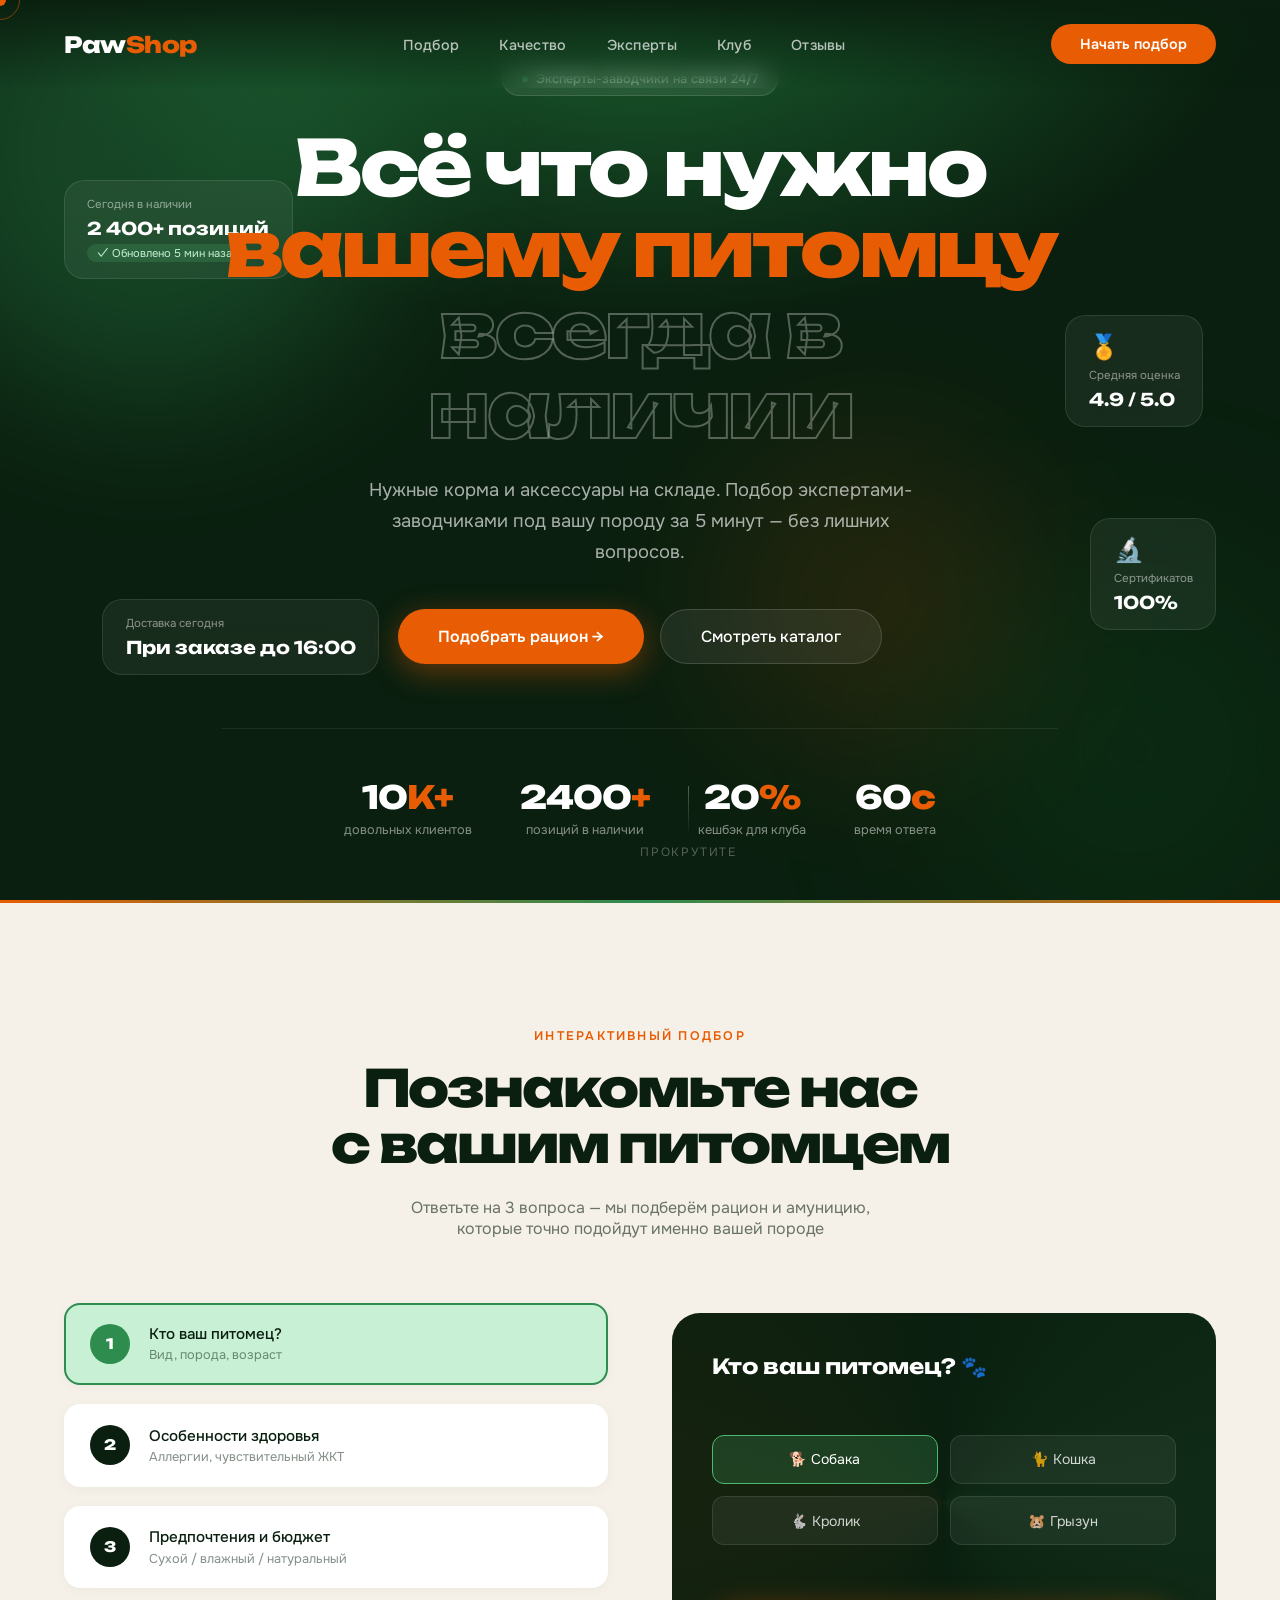
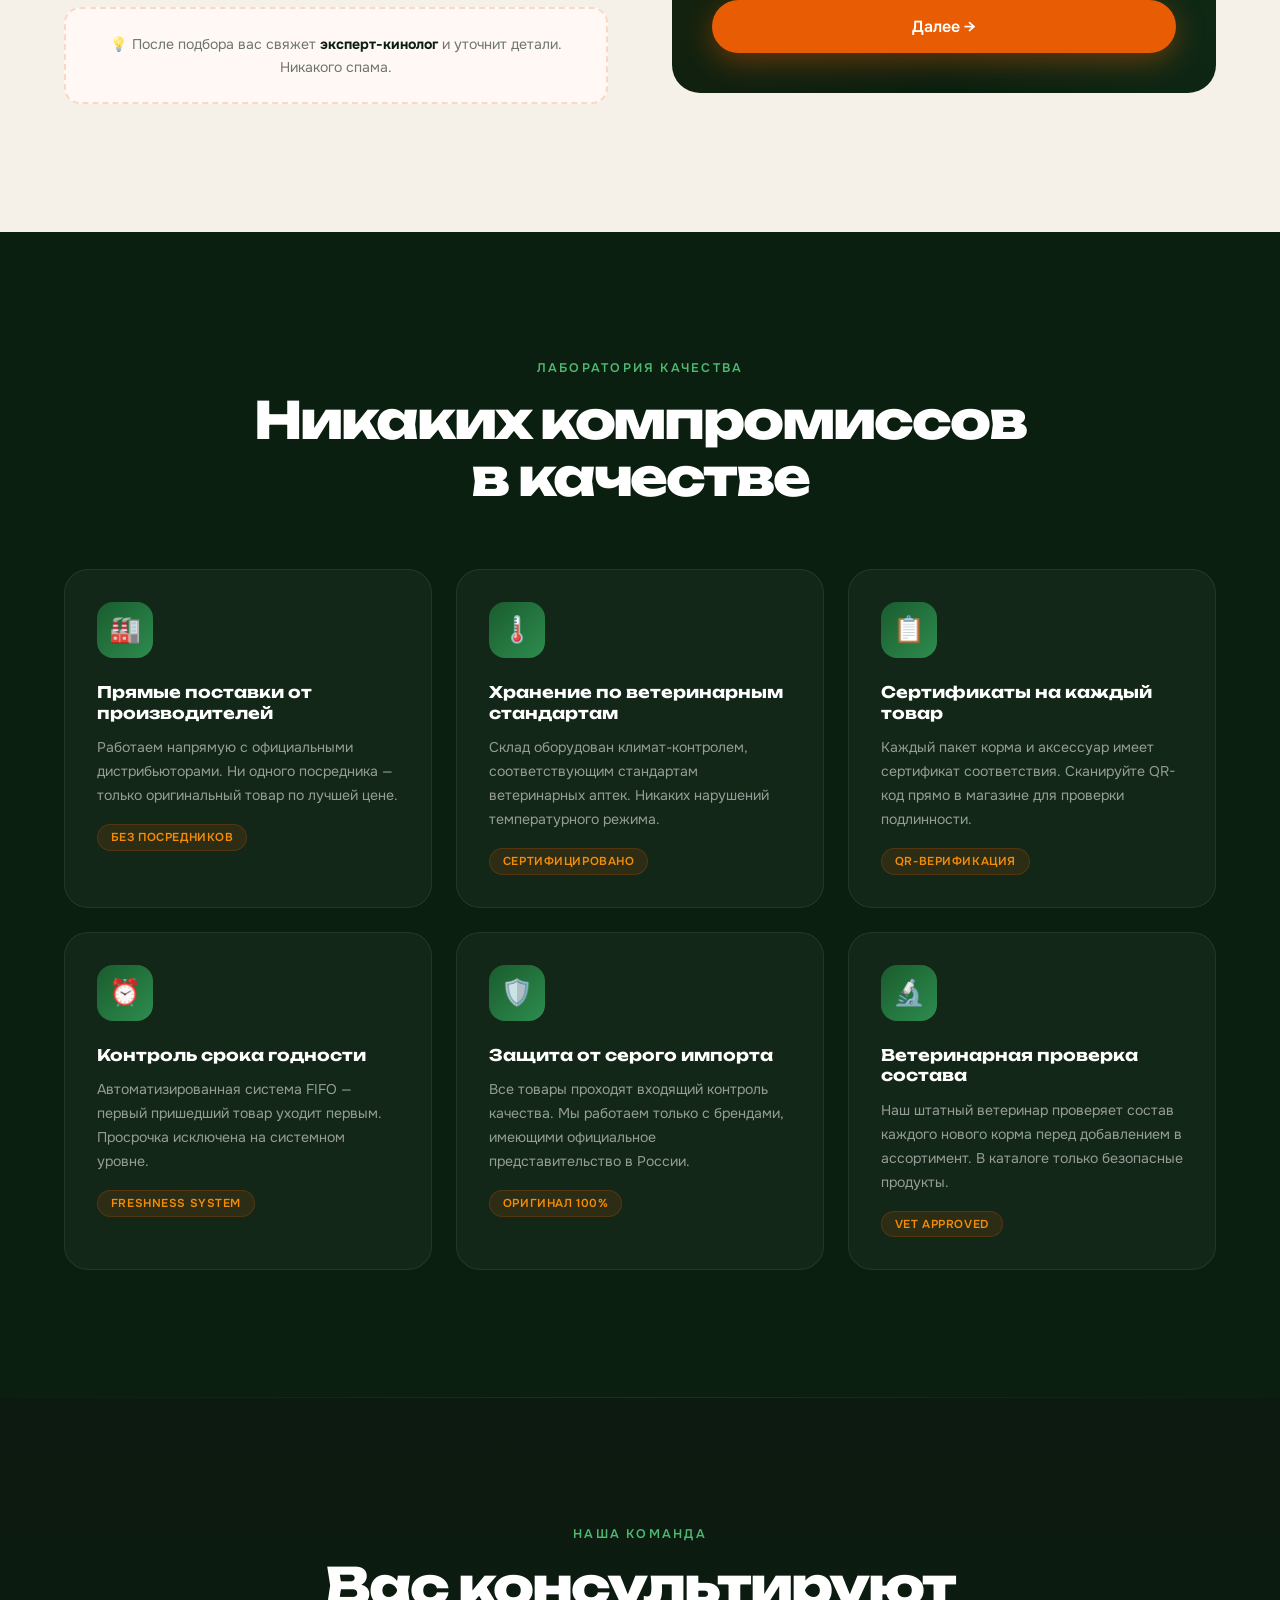
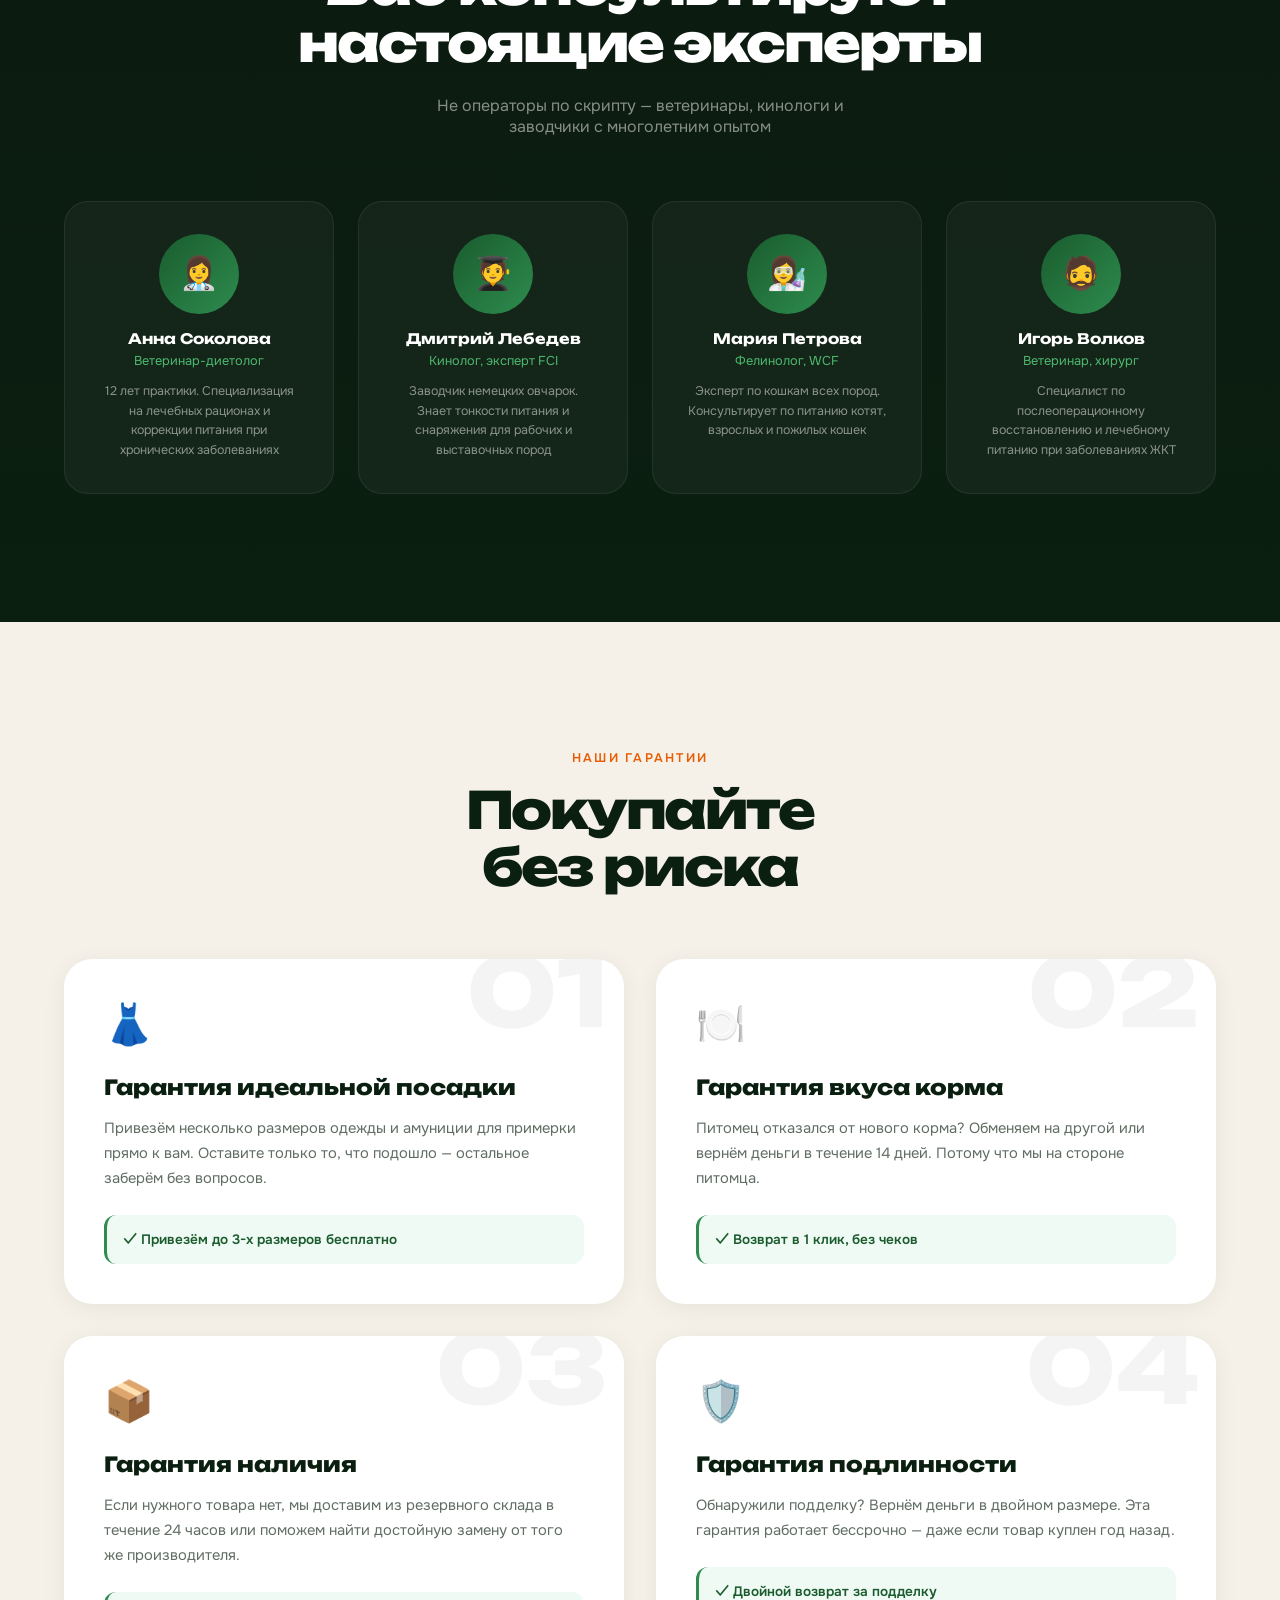
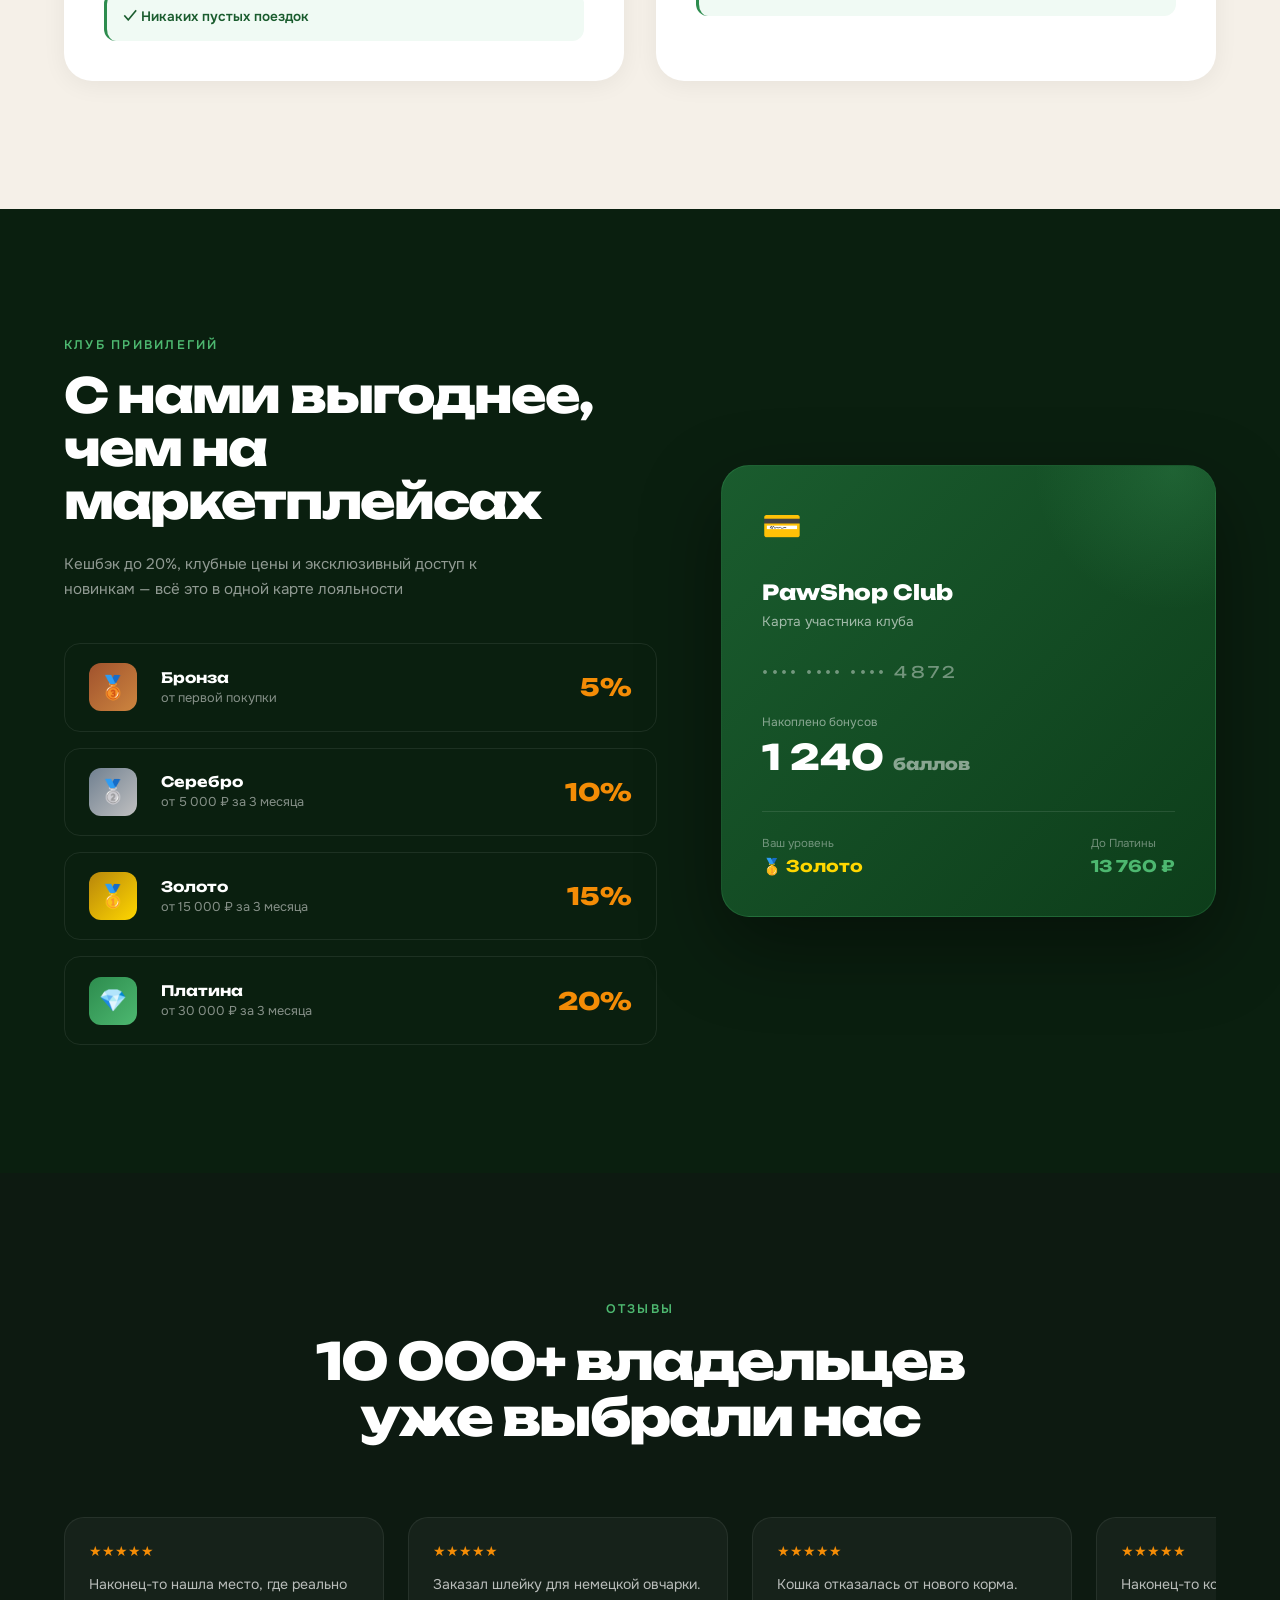
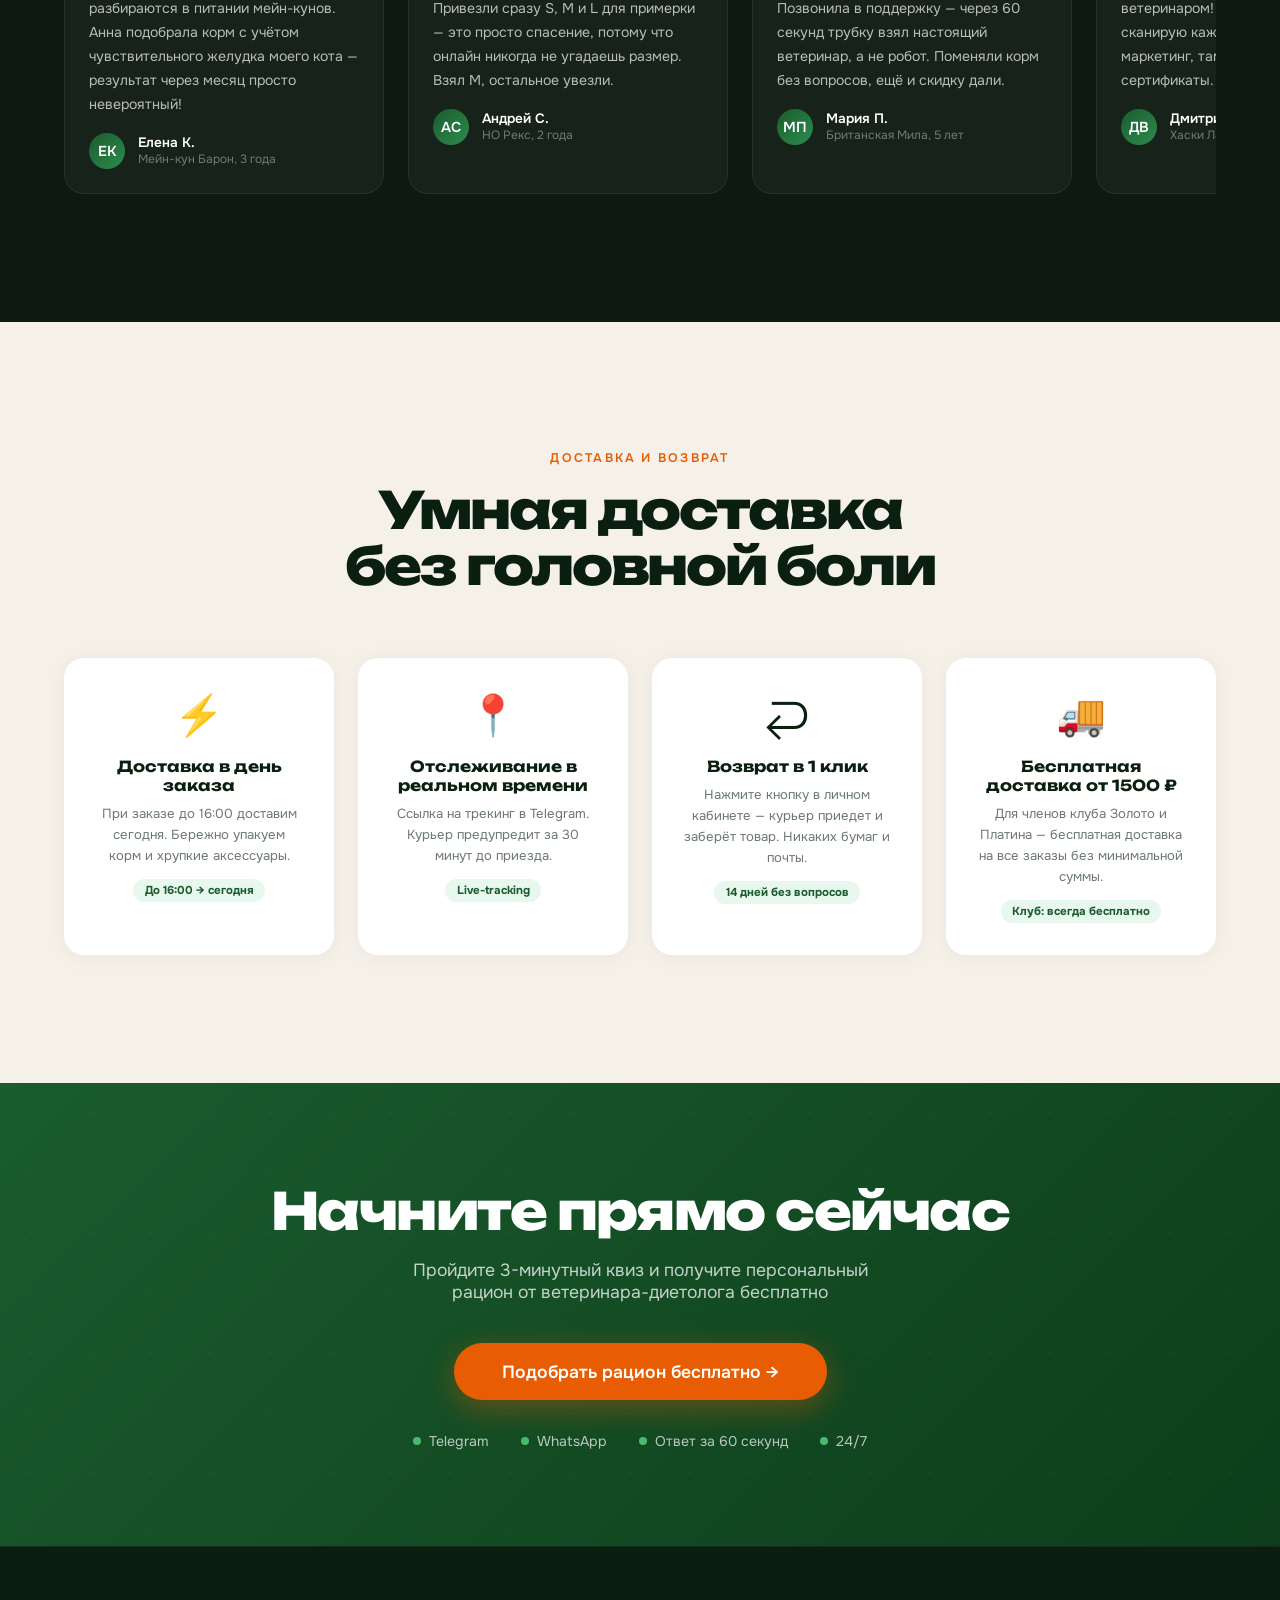
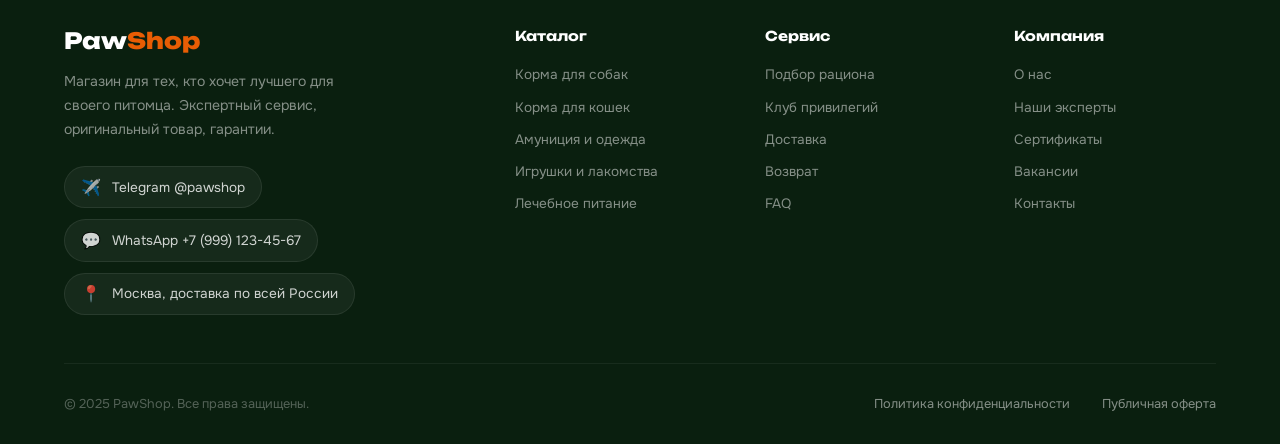
<file: pawshop-landing.html>
<!DOCTYPE html>
<html lang="ru">
<head>
<meta charset="UTF-8">
<meta name="viewport" content="width=device-width, initial-scale=1.0">
<title>PawShop — Всё для вашего питомца</title>
<link href="https://fonts.googleapis.com/css2?family=Unbounded:wght@300;400;600;800&family=Onest:wght@300;400;500;600&display=swap" rel="stylesheet">
<style>
:root {
  --green-deep: #0d3d1a;
  --green-mid: #1a5c2e;
  --green-bright: #2d8c4e;
  --green-light: #4db870;
  --green-pale: #c8f0d4;
  --orange: #e85d04;
  --orange-light: #f48c06;
  --cream: #f5f0e8;
  --white: #ffffff;
  --dark: #0a1f0f;
}

* { margin: 0; padding: 0; box-sizing: border-box; }

html { scroll-behavior: smooth; }

body {
  font-family: 'Onest', sans-serif;
  background: var(--dark);
  color: var(--white);
  overflow-x: hidden;
  cursor: none;
}

/* Custom cursor */
.cursor {
  width: 12px; height: 12px;
  background: var(--orange);
  border-radius: 50%;
  position: fixed;
  top: 0; left: 0;
  pointer-events: none;
  z-index: 9999;
  transition: transform 0.15s ease;
  transform: translate(-50%, -50%);
}
.cursor-ring {
  width: 40px; height: 40px;
  border: 1.5px solid rgba(232,93,4,0.5);
  border-radius: 50%;
  position: fixed;
  top: 0; left: 0;
  pointer-events: none;
  z-index: 9998;
  transform: translate(-50%, -50%);
  transition: all 0.4s cubic-bezier(0.23, 1, 0.32, 1);
}

/* NAV */
nav {
  position: fixed;
  top: 0; left: 0; right: 0;
  z-index: 100;
  padding: 1.5rem 4rem;
  display: flex;
  align-items: center;
  justify-content: space-between;
  background: linear-gradient(to bottom, rgba(10,31,15,0.95), transparent);
  backdrop-filter: blur(10px);
}
.nav-logo {
  font-family: 'Unbounded', sans-serif;
  font-size: 1.4rem;
  font-weight: 800;
  color: var(--white);
  letter-spacing: -0.02em;
}
.nav-logo span { color: var(--orange); }
.nav-links {
  display: flex;
  gap: 2.5rem;
  list-style: none;
}
.nav-links a {
  color: rgba(255,255,255,0.7);
  text-decoration: none;
  font-size: 0.9rem;
  font-weight: 500;
  transition: color 0.2s;
  letter-spacing: 0.02em;
}
.nav-links a:hover { color: var(--white); }
.nav-cta {
  background: var(--orange);
  color: var(--white);
  border: none;
  padding: 0.7rem 1.8rem;
  border-radius: 100px;
  font-family: 'Onest', sans-serif;
  font-size: 0.9rem;
  font-weight: 600;
  cursor: none;
  transition: all 0.3s;
}
.nav-cta:hover { background: var(--orange-light); transform: scale(1.03); }

/* HERO */
.hero {
  min-height: 100vh;
  display: flex;
  align-items: center;
  justify-content: center;
  position: relative;
  overflow: hidden;
  background: radial-gradient(ellipse 80% 60% at 50% 0%, #1a5c2e 0%, #0a1f0f 60%);
}

.hero-bg-orb {
  position: absolute;
  border-radius: 50%;
  filter: blur(80px);
  opacity: 0.35;
  animation: floatOrb 8s ease-in-out infinite;
}
.orb1 { width: 500px; height: 500px; background: var(--green-bright); top: -100px; left: -100px; animation-delay: 0s; }
.orb2 { width: 400px; height: 400px; background: #0d3d1a; bottom: -50px; right: -50px; animation-delay: -3s; }
.orb3 { width: 300px; height: 300px; background: var(--orange); top: 50%; right: 20%; animation-delay: -5s; opacity: 0.12; }

@keyframes floatOrb {
  0%, 100% { transform: translate(0, 0) scale(1); }
  33% { transform: translate(30px, -30px) scale(1.05); }
  66% { transform: translate(-20px, 20px) scale(0.95); }
}

.hero-inner {
  position: relative;
  z-index: 2;
  text-align: center;
  max-width: 900px;
  padding: 0 2rem;
}

.hero-badge {
  display: inline-flex;
  align-items: center;
  gap: 0.5rem;
  background: rgba(255,255,255,0.08);
  border: 1px solid rgba(255,255,255,0.12);
  border-radius: 100px;
  padding: 0.5rem 1.2rem;
  font-size: 0.8rem;
  font-weight: 500;
  color: var(--green-pale);
  margin-bottom: 2rem;
  backdrop-filter: blur(10px);
  animation: fadeUp 0.8s ease both;
}
.badge-dot {
  width: 6px; height: 6px;
  background: var(--green-light);
  border-radius: 50%;
  animation: pulse 2s infinite;
}
@keyframes pulse { 0%,100%{opacity:1;transform:scale(1)} 50%{opacity:0.5;transform:scale(1.5)} }

.hero-title {
  font-family: 'Unbounded', sans-serif;
  font-size: clamp(2.8rem, 6vw, 5.5rem);
  font-weight: 800;
  line-height: 1.05;
  letter-spacing: -0.04em;
  margin-bottom: 1.5rem;
  animation: fadeUp 0.8s 0.2s ease both;
}
.hero-title .line2 { color: var(--orange); }
.hero-title .outline-text {
  -webkit-text-stroke: 2px rgba(255,255,255,0.3);
  color: transparent;
}

.hero-sub {
  font-size: 1.15rem;
  color: rgba(255,255,255,0.65);
  max-width: 560px;
  margin: 0 auto 2.5rem;
  line-height: 1.7;
  font-weight: 400;
  animation: fadeUp 0.8s 0.4s ease both;
}

.hero-buttons {
  display: flex;
  gap: 1rem;
  justify-content: center;
  flex-wrap: wrap;
  animation: fadeUp 0.8s 0.6s ease both;
}
.btn-primary {
  background: var(--orange);
  color: var(--white);
  border: none;
  padding: 1rem 2.5rem;
  border-radius: 100px;
  font-family: 'Onest', sans-serif;
  font-size: 1rem;
  font-weight: 600;
  cursor: none;
  transition: all 0.3s cubic-bezier(0.23, 1, 0.32, 1);
  box-shadow: 0 8px 30px rgba(232,93,4,0.4);
}
.btn-primary:hover { transform: translateY(-3px) scale(1.02); box-shadow: 0 15px 40px rgba(232,93,4,0.5); }
.btn-ghost {
  background: rgba(255,255,255,0.07);
  color: var(--white);
  border: 1px solid rgba(255,255,255,0.15);
  padding: 1rem 2.5rem;
  border-radius: 100px;
  font-family: 'Onest', sans-serif;
  font-size: 1rem;
  font-weight: 500;
  cursor: none;
  transition: all 0.3s;
  backdrop-filter: blur(10px);
}
.btn-ghost:hover { background: rgba(255,255,255,0.12); border-color: rgba(255,255,255,0.3); }

.hero-stats {
  display: flex;
  gap: 3rem;
  justify-content: center;
  margin-top: 4rem;
  padding-top: 3rem;
  border-top: 1px solid rgba(255,255,255,0.08);
  animation: fadeUp 0.8s 0.8s ease both;
}
.stat-item { text-align: center; }
.stat-num {
  font-family: 'Unbounded', sans-serif;
  font-size: 2rem;
  font-weight: 800;
  color: var(--white);
  letter-spacing: -0.03em;
}
.stat-num span { color: var(--orange); }
.stat-label { font-size: 0.8rem; color: rgba(255,255,255,0.5); margin-top: 0.3rem; }

/* 3D floating cards */
.hero-cards {
  position: absolute;
  inset: 0;
  pointer-events: none;
  z-index: 1;
}
.float-card {
  position: absolute;
  background: rgba(255,255,255,0.06);
  border: 1px solid rgba(255,255,255,0.1);
  border-radius: 20px;
  padding: 1rem 1.4rem;
  backdrop-filter: blur(20px);
  font-size: 0.85rem;
  white-space: nowrap;
}
.fc1 { top: 20%; left: 5%; animation: float1 6s ease-in-out infinite; }
.fc2 { top: 35%; right: 6%; animation: float2 7s ease-in-out infinite; }
.fc3 { bottom: 25%; left: 8%; animation: float1 8s ease-in-out infinite reverse; }
.fc4 { bottom: 30%; right: 5%; animation: float2 5s ease-in-out infinite reverse; }

@keyframes float1 {
  0%,100% { transform: translateY(0) rotate(-2deg); }
  50% { transform: translateY(-20px) rotate(1deg); }
}
@keyframes float2 {
  0%,100% { transform: translateY(0) rotate(2deg); }
  50% { transform: translateY(-15px) rotate(-1deg); }
}
.float-card .fc-label { color: rgba(255,255,255,0.5); font-size: 0.72rem; margin-bottom: 0.3rem; }
.float-card .fc-val { font-family: 'Unbounded', sans-serif; font-weight: 700; color: var(--white); font-size: 1.1rem; }
.float-card .fc-tag { display: inline-block; background: rgba(77,184,112,0.2); color: var(--green-pale); border-radius: 100px; padding: 0.15rem 0.6rem; font-size: 0.7rem; margin-top: 0.3rem; }
.fc-icon { font-size: 1.5rem; margin-bottom: 0.4rem; }

/* QUIZ */
.quiz-section {
  padding: 8rem 4rem;
  position: relative;
  background: var(--cream);
  color: var(--dark);
  overflow: hidden;
}
.quiz-section::before {
  content: '';
  position: absolute;
  top: 0; left: 0; right: 0;
  height: 3px;
  background: linear-gradient(90deg, var(--orange), var(--green-bright), var(--orange));
}
.section-label {
  font-size: 0.78rem;
  font-weight: 600;
  letter-spacing: 0.18em;
  text-transform: uppercase;
  color: var(--orange);
  margin-bottom: 1rem;
}
.section-title {
  font-family: 'Unbounded', sans-serif;
  font-size: clamp(2rem, 4vw, 3.5rem);
  font-weight: 800;
  letter-spacing: -0.04em;
  line-height: 1.1;
  margin-bottom: 1.5rem;
  color: var(--dark);
}
.quiz-grid {
  display: grid;
  grid-template-columns: 1fr 1fr;
  gap: 4rem;
  align-items: center;
  max-width: 1200px;
  margin: 4rem auto 0;
}
.quiz-steps { display: flex; flex-direction: column; gap: 1.2rem; }
.quiz-step {
  display: flex;
  align-items: center;
  gap: 1.2rem;
  padding: 1.2rem 1.5rem;
  background: var(--white);
  border-radius: 16px;
  border: 2px solid transparent;
  cursor: none;
  transition: all 0.3s cubic-bezier(0.23, 1, 0.32, 1);
  box-shadow: 0 2px 12px rgba(0,0,0,0.04);
}
.quiz-step:hover { border-color: var(--orange); transform: translateX(8px); box-shadow: 0 8px 30px rgba(232,93,4,0.12); }
.quiz-step.active { border-color: var(--green-bright); background: var(--green-pale); }
.step-num {
  width: 40px; height: 40px;
  border-radius: 50%;
  background: var(--dark);
  color: var(--white);
  display: flex; align-items: center; justify-content: center;
  font-family: 'Unbounded', sans-serif;
  font-weight: 800;
  font-size: 0.9rem;
  flex-shrink: 0;
}
.quiz-step.active .step-num { background: var(--green-bright); }
.step-text { font-size: 0.95rem; font-weight: 500; color: var(--dark); }
.step-sub { font-size: 0.8rem; color: rgba(10,31,15,0.5); margin-top: 0.2rem; }

.quiz-visual {
  position: relative;
  background: var(--dark);
  border-radius: 28px;
  padding: 2.5rem;
  overflow: hidden;
  min-height: 380px;
  display: flex;
  flex-direction: column;
  justify-content: space-between;
}
.quiz-visual::before {
  content: '';
  position: absolute;
  top: -50%; left: -50%;
  width: 200%; height: 200%;
  background: conic-gradient(from 0deg, transparent, rgba(77,184,112,0.08), transparent, rgba(232,93,4,0.05), transparent);
  animation: rotate 20s linear infinite;
}
@keyframes rotate { to { transform: rotate(360deg); } }
.quiz-q {
  position: relative;
  z-index: 1;
  font-family: 'Unbounded', sans-serif;
  font-size: 1.3rem;
  font-weight: 700;
  margin-bottom: 1.5rem;
  color: var(--white);
}
.quiz-options {
  position: relative;
  z-index: 1;
  display: grid;
  grid-template-columns: 1fr 1fr;
  gap: 0.8rem;
  margin-bottom: 1.5rem;
}
.quiz-opt {
  padding: 0.9rem;
  background: rgba(255,255,255,0.06);
  border: 1px solid rgba(255,255,255,0.1);
  border-radius: 12px;
  text-align: center;
  cursor: none;
  transition: all 0.25s;
  font-size: 0.88rem;
  color: rgba(255,255,255,0.8);
}
.quiz-opt:hover, .quiz-opt.sel { background: rgba(77,184,112,0.2); border-color: var(--green-light); color: var(--white); }
.quiz-btn-wrap { position: relative; z-index: 1; }

/* STORAGE / QUALITY */
.storage-section {
  padding: 8rem 4rem;
  background: var(--dark);
  position: relative;
  overflow: hidden;
}
.storage-section::after {
  content: '';
  position: absolute;
  bottom: 0; left: 0; right: 0;
  height: 1px;
  background: linear-gradient(90deg, transparent, rgba(255,255,255,0.08), transparent);
}
.features-grid {
  display: grid;
  grid-template-columns: repeat(3, 1fr);
  gap: 1.5rem;
  max-width: 1200px;
  margin: 4rem auto 0;
}
.feat-card {
  padding: 2rem;
  background: rgba(255,255,255,0.04);
  border: 1px solid rgba(255,255,255,0.07);
  border-radius: 24px;
  position: relative;
  overflow: hidden;
  transition: all 0.4s cubic-bezier(0.23, 1, 0.32, 1);
  cursor: none;
}
.feat-card::before {
  content: '';
  position: absolute;
  inset: 0;
  background: linear-gradient(135deg, rgba(77,184,112,0.08) 0%, transparent 60%);
  opacity: 0;
  transition: opacity 0.3s;
}
.feat-card:hover::before { opacity: 1; }
.feat-card:hover { transform: translateY(-8px); border-color: rgba(77,184,112,0.25); box-shadow: 0 20px 60px rgba(0,0,0,0.3); }
.feat-icon {
  width: 56px; height: 56px;
  background: linear-gradient(135deg, var(--green-mid), var(--green-bright));
  border-radius: 16px;
  display: flex; align-items: center; justify-content: center;
  font-size: 1.6rem;
  margin-bottom: 1.5rem;
}
.feat-title { font-family: 'Unbounded', sans-serif; font-size: 1rem; font-weight: 700; margin-bottom: 0.8rem; line-height: 1.3; }
.feat-desc { font-size: 0.88rem; color: rgba(255,255,255,0.55); line-height: 1.7; }
.feat-tag {
  display: inline-block;
  margin-top: 1rem;
  padding: 0.3rem 0.8rem;
  background: rgba(232,93,4,0.12);
  border: 1px solid rgba(232,93,4,0.2);
  border-radius: 100px;
  font-size: 0.72rem;
  color: var(--orange-light);
  font-weight: 600;
  letter-spacing: 0.05em;
}

/* TEAM */
.team-section {
  padding: 8rem 4rem;
  background: linear-gradient(180deg, #0d1a11 0%, var(--dark) 100%);
}
.team-grid {
  display: grid;
  grid-template-columns: repeat(4, 1fr);
  gap: 1.5rem;
  max-width: 1200px;
  margin: 4rem auto 0;
}
.team-card {
  background: rgba(255,255,255,0.04);
  border: 1px solid rgba(255,255,255,0.07);
  border-radius: 24px;
  padding: 2rem;
  text-align: center;
  transition: all 0.4s cubic-bezier(0.23, 1, 0.32, 1);
  cursor: none;
  position: relative;
  overflow: hidden;
}
.team-card:hover { transform: translateY(-10px) scale(1.02); border-color: rgba(77,184,112,0.25); }
.avatar {
  width: 80px; height: 80px;
  border-radius: 50%;
  background: linear-gradient(135deg, var(--green-mid), var(--green-bright));
  margin: 0 auto 1rem;
  display: flex; align-items: center; justify-content: center;
  font-size: 2rem;
  position: relative;
  z-index: 1;
}
.team-name { font-family: 'Unbounded', sans-serif; font-size: 0.9rem; font-weight: 700; margin-bottom: 0.3rem; }
.team-role { font-size: 0.8rem; color: var(--green-light); margin-bottom: 0.8rem; }
.team-desc { font-size: 0.78rem; color: rgba(255,255,255,0.5); line-height: 1.6; }

/* GUARANTEE */
.guarantee-section {
  padding: 8rem 4rem;
  background: var(--cream);
  color: var(--dark);
}
.guarantee-grid {
  display: grid;
  grid-template-columns: 1fr 1fr;
  gap: 2rem;
  max-width: 1200px;
  margin: 4rem auto 0;
}
.guarantee-card {
  background: var(--white);
  border-radius: 28px;
  padding: 2.5rem;
  position: relative;
  overflow: hidden;
  transition: all 0.4s;
  cursor: none;
  box-shadow: 0 4px 24px rgba(0,0,0,0.06);
}
.guarantee-card:hover { transform: translateY(-6px); box-shadow: 0 20px 60px rgba(0,0,0,0.12); }
.g-number {
  font-family: 'Unbounded', sans-serif;
  font-size: 6rem;
  font-weight: 800;
  color: rgba(10,31,15,0.05);
  position: absolute;
  top: -1rem; right: 1rem;
  line-height: 1;
}
.g-icon { font-size: 2.5rem; margin-bottom: 1.5rem; }
.g-title { font-family: 'Unbounded', sans-serif; font-size: 1.3rem; font-weight: 800; margin-bottom: 1rem; color: var(--dark); }
.g-desc { font-size: 0.92rem; color: rgba(10,31,15,0.65); line-height: 1.7; }
.g-promise {
  margin-top: 1.5rem;
  padding: 1rem;
  background: #f0faf4;
  border-radius: 12px;
  font-size: 0.85rem;
  font-weight: 600;
  color: var(--green-mid);
  border-left: 3px solid var(--green-bright);
}

/* LOYALTY */
.loyalty-section {
  padding: 8rem 4rem;
  background: var(--dark);
  position: relative;
  overflow: hidden;
}
.loyalty-inner {
  max-width: 1200px;
  margin: 0 auto;
  display: grid;
  grid-template-columns: 1.2fr 1fr;
  gap: 4rem;
  align-items: center;
}
.loyalty-levels { display: flex; flex-direction: column; gap: 1rem; margin-top: 2.5rem; }
.loyalty-level {
  display: flex;
  align-items: center;
  gap: 1.5rem;
  padding: 1.2rem 1.5rem;
  border-radius: 16px;
  border: 1px solid rgba(255,255,255,0.08);
  transition: all 0.3s;
  cursor: none;
}
.loyalty-level:hover { background: rgba(255,255,255,0.05); border-color: rgba(255,255,255,0.15); }
.level-icon {
  width: 48px; height: 48px;
  border-radius: 12px;
  display: flex; align-items: center; justify-content: center;
  font-size: 1.4rem;
  flex-shrink: 0;
}
.lvl-bronze .level-icon { background: linear-gradient(135deg, #a0522d, #cd853f); }
.lvl-silver .level-icon { background: linear-gradient(135deg, #708090, #c0c0c0); }
.lvl-gold .level-icon { background: linear-gradient(135deg, #b8860b, #ffd700); }
.lvl-plat .level-icon { background: linear-gradient(135deg, #2d8c4e, #4db870); }
.level-name { font-family: 'Unbounded', sans-serif; font-size: 0.9rem; font-weight: 700; }
.level-desc { font-size: 0.8rem; color: rgba(255,255,255,0.5); margin-top: 0.2rem; }
.level-pct { margin-left: auto; font-family: 'Unbounded', sans-serif; font-size: 1.5rem; font-weight: 800; color: var(--orange-light); }

.loyalty-card {
  background: linear-gradient(135deg, #1a5c2e 0%, #0d3d1a 100%);
  border-radius: 28px;
  padding: 2.5rem;
  position: relative;
  overflow: hidden;
  box-shadow: 0 30px 80px rgba(0,0,0,0.4);
  border: 1px solid rgba(77,184,112,0.2);
}
.loyalty-card::before {
  content: '';
  position: absolute;
  top: -30%; right: -20%;
  width: 280px; height: 280px;
  background: radial-gradient(circle, rgba(77,184,112,0.2) 0%, transparent 70%);
}
.card-chip { font-size: 2rem; margin-bottom: 2rem; }
.card-name { font-family: 'Unbounded', sans-serif; font-size: 1.3rem; font-weight: 800; margin-bottom: 0.5rem; }
.card-sub { font-size: 0.85rem; color: rgba(255,255,255,0.6); margin-bottom: 2rem; }
.card-number { font-family: 'Unbounded', sans-serif; font-size: 1rem; letter-spacing: 0.2em; color: rgba(255,255,255,0.4); }
.card-balance { margin-top: 2rem; }
.cb-label { font-size: 0.75rem; color: rgba(255,255,255,0.5); margin-bottom: 0.3rem; }
.cb-val { font-family: 'Unbounded', sans-serif; font-size: 2.2rem; font-weight: 800; }
.cb-val span { font-size: 1rem; color: rgba(255,255,255,0.5); }

/* REVIEWS */
.reviews-section {
  padding: 8rem 4rem;
  background: #0d1a11;
  overflow: hidden;
}
.reviews-track { display: flex; gap: 1.5rem; margin-top: 3rem; animation: slide 30s linear infinite; width: max-content; }
.reviews-track:hover { animation-play-state: paused; }
@keyframes slide { to { transform: translateX(-50%); } }
.review-card {
  width: 320px;
  background: rgba(255,255,255,0.04);
  border: 1px solid rgba(255,255,255,0.07);
  border-radius: 20px;
  padding: 1.5rem;
  flex-shrink: 0;
}
.review-stars { color: var(--orange-light); font-size: 0.9rem; margin-bottom: 0.8rem; }
.review-text { font-size: 0.88rem; color: rgba(255,255,255,0.7); line-height: 1.7; margin-bottom: 1rem; }
.review-author { display: flex; align-items: center; gap: 0.8rem; }
.review-avatar {
  width: 36px; height: 36px;
  border-radius: 50%;
  background: linear-gradient(135deg, var(--green-mid), var(--green-bright));
  display: flex; align-items: center; justify-content: center;
  font-size: 0.9rem;
  font-weight: 600;
}
.review-name { font-size: 0.85rem; font-weight: 600; }
.review-meta { font-size: 0.75rem; color: rgba(255,255,255,0.4); }

/* DELIVERY */
.delivery-section {
  padding: 8rem 4rem;
  background: var(--cream);
  color: var(--dark);
  position: relative;
  overflow: hidden;
}
.delivery-grid {
  display: grid;
  grid-template-columns: repeat(4, 1fr);
  gap: 1.5rem;
  max-width: 1200px;
  margin: 4rem auto 0;
}
.delivery-card {
  background: var(--white);
  border-radius: 20px;
  padding: 2rem;
  text-align: center;
  box-shadow: 0 2px 20px rgba(0,0,0,0.05);
  transition: all 0.35s;
  cursor: none;
}
.delivery-card:hover { transform: translateY(-8px); box-shadow: 0 20px 60px rgba(0,0,0,0.1); }
.d-icon { font-size: 2.5rem; margin-bottom: 1rem; }
.d-title { font-family: 'Unbounded', sans-serif; font-size: 0.95rem; font-weight: 700; color: var(--dark); margin-bottom: 0.5rem; }
.d-desc { font-size: 0.82rem; color: rgba(10,31,15,0.6); line-height: 1.6; }
.d-badge {
  display: inline-block;
  margin-top: 0.8rem;
  padding: 0.25rem 0.7rem;
  background: #e8f8ee;
  color: var(--green-mid);
  border-radius: 100px;
  font-size: 0.72rem;
  font-weight: 700;
}

/* FOOTER */
footer {
  background: var(--dark);
  padding: 5rem 4rem 2rem;
  border-top: 1px solid rgba(255,255,255,0.06);
}
.footer-grid {
  display: grid;
  grid-template-columns: 2fr 1fr 1fr 1fr;
  gap: 3rem;
  max-width: 1200px;
  margin: 0 auto 3rem;
}
.footer-brand .logo { font-family: 'Unbounded', sans-serif; font-size: 1.4rem; font-weight: 800; margin-bottom: 1rem; }
.footer-brand .logo span { color: var(--orange); }
.footer-brand p { font-size: 0.88rem; color: rgba(255,255,255,0.5); line-height: 1.7; max-width: 280px; }
.footer-contacts { margin-top: 1.5rem; display: flex; flex-direction: column; gap: 0.7rem; }
.contact-pill {
  display: flex;
  align-items: center;
  gap: 0.7rem;
  background: rgba(255,255,255,0.05);
  border: 1px solid rgba(255,255,255,0.08);
  border-radius: 100px;
  padding: 0.6rem 1rem;
  font-size: 0.85rem;
  color: rgba(255,255,255,0.8);
  cursor: none;
  transition: all 0.2s;
  width: fit-content;
}
.contact-pill:hover { background: rgba(255,255,255,0.1); border-color: rgba(77,184,112,0.3); }
.cp-icon { font-size: 1rem; }

.footer-col h4 { font-family: 'Unbounded', sans-serif; font-size: 0.85rem; font-weight: 700; margin-bottom: 1.2rem; }
.footer-col ul { list-style: none; display: flex; flex-direction: column; gap: 0.7rem; }
.footer-col ul a { text-decoration: none; font-size: 0.85rem; color: rgba(255,255,255,0.5); transition: color 0.2s; }
.footer-col ul a:hover { color: var(--white); }
.footer-bottom {
  max-width: 1200px;
  margin: 0 auto;
  padding-top: 2rem;
  border-top: 1px solid rgba(255,255,255,0.06);
  display: flex;
  justify-content: space-between;
  align-items: center;
  font-size: 0.8rem;
  color: rgba(255,255,255,0.3);
}
.footer-bottom a { color: rgba(255,255,255,0.5); text-decoration: none; }

/* CTA BANNER */
.cta-banner {
  padding: 6rem 4rem;
  background: linear-gradient(135deg, var(--green-mid) 0%, var(--green-deep) 100%);
  text-align: center;
  position: relative;
  overflow: hidden;
}
.cta-banner::before {
  content: '';
  position: absolute;
  inset: 0;
  background: url("data:image/svg+xml,%3Csvg xmlns='http://www.w3.org/2000/svg' width='60' height='60'%3E%3Ccircle cx='30' cy='30' r='1' fill='rgba(255,255,255,0.05)'/%3E%3C/svg%3E");
  animation: bgMove 20s linear infinite;
}
@keyframes bgMove { to { background-position: 60px 60px; } }
.cta-banner h2 {
  position: relative;
  font-family: 'Unbounded', sans-serif;
  font-size: clamp(2rem, 4vw, 3.5rem);
  font-weight: 800;
  margin-bottom: 1rem;
  letter-spacing: -0.03em;
}
.cta-banner p {
  position: relative;
  font-size: 1.1rem;
  color: rgba(255,255,255,0.75);
  max-width: 500px;
  margin: 0 auto 2.5rem;
}
.cta-banner button { position: relative; }
.support-bar {
  display: flex;
  gap: 2rem;
  justify-content: center;
  margin-top: 2rem;
  flex-wrap: wrap;
}
.sup-item {
  display: flex;
  align-items: center;
  gap: 0.5rem;
  font-size: 0.88rem;
  color: rgba(255,255,255,0.7);
}
.sup-dot { width: 8px; height: 8px; background: var(--green-light); border-radius: 50%; animation: pulse 2s infinite; }

/* Section centering */
.section-head { text-align: center; max-width: 1200px; margin: 0 auto; }
.section-head .section-title { color: inherit; }
.section-head-dark .section-title { color: var(--white); }
.section-head-dark .section-label { color: var(--green-light); }

/* Animations */
@keyframes fadeUp {
  from { opacity: 0; transform: translateY(30px); }
  to { opacity: 1; transform: translateY(0); }
}
.reveal {
  opacity: 0;
  transform: translateY(40px);
  transition: all 0.7s cubic-bezier(0.23, 1, 0.32, 1);
}
.reveal.visible { opacity: 1; transform: translateY(0); }

/* 3D tilt */
.tilt-card { transform-style: preserve-3d; transition: transform 0.3s ease; }

/* Scroll indicator */
.scroll-hint {
  position: absolute;
  bottom: 2.5rem;
  left: 50%;
  transform: translateX(-50%);
  display: flex;
  flex-direction: column;
  align-items: center;
  gap: 0.5rem;
  color: rgba(255,255,255,0.3);
  font-size: 0.75rem;
  letter-spacing: 0.15em;
  animation: fadeUp 1s 1.5s ease both;
}
.scroll-line {
  width: 1px;
  height: 50px;
  background: linear-gradient(to bottom, rgba(255,255,255,0.3), transparent);
  animation: scrollPulse 2s ease-in-out infinite;
}
@keyframes scrollPulse { 0%,100%{transform:scaleY(1);opacity:0.5} 50%{transform:scaleY(0.5);opacity:1} }

@media (max-width: 900px) {
  nav { padding: 1.2rem 1.5rem; }
  .nav-links { display: none; }
  .quiz-grid, .loyalty-inner, .guarantee-grid { grid-template-columns: 1fr; }
  .features-grid, .team-grid, .delivery-grid { grid-template-columns: 1fr 1fr; }
  .footer-grid { grid-template-columns: 1fr 1fr; }
  .hero-cards { display: none; }
  section { padding-left: 1.5rem !important; padding-right: 1.5rem !important; }
}
</style>
</head>
<body>

<div class="cursor" id="cursor"></div>
<div class="cursor-ring" id="cursorRing"></div>

<!-- NAV -->
<nav>
  <div class="nav-logo">Paw<span>Shop</span></div>
  <ul class="nav-links">
    <li><a href="#quiz">Подбор</a></li>
    <li><a href="#quality">Качество</a></li>
    <li><a href="#team">Эксперты</a></li>
    <li><a href="#loyalty">Клуб</a></li>
    <li><a href="#reviews">Отзывы</a></li>
  </ul>
  <button class="nav-cta">Начать подбор</button>
</nav>

<!-- HERO -->
<section class="hero">
  <div class="hero-bg-orb orb1"></div>
  <div class="hero-bg-orb orb2"></div>
  <div class="hero-bg-orb orb3"></div>

  <div class="hero-cards">
    <div class="float-card fc1">
      <div class="fc-label">Сегодня в наличии</div>
      <div class="fc-val">2 400+ позиций</div>
      <div class="fc-tag">✓ Обновлено 5 мин назад</div>
    </div>
    <div class="float-card fc2">
      <div class="fc-icon">🏅</div>
      <div class="fc-label">Средняя оценка</div>
      <div class="fc-val">4.9 / 5.0</div>
    </div>
    <div class="float-card fc3">
      <div class="fc-label">Доставка сегодня</div>
      <div class="fc-val">При заказе до 16:00</div>
    </div>
    <div class="float-card fc4">
      <div class="fc-icon">🔬</div>
      <div class="fc-label">Сертификатов</div>
      <div class="fc-val">100%</div>
    </div>
  </div>

  <div class="hero-inner">
    <div class="hero-badge">
      <div class="badge-dot"></div>
      Эксперты-заводчики на связи 24/7
    </div>
    <h1 class="hero-title">
      Всё что нужно<br>
      <span class="line2">вашему питомцу</span><br>
      <span class="outline-text">всегда в наличии</span>
    </h1>
    <p class="hero-sub">
      Нужные корма и аксессуары на складе. Подбор экспертами-заводчиками под вашу породу за 5 минут — без лишних вопросов.
    </p>
    <div class="hero-buttons">
      <button class="btn-primary">Подобрать рацион →</button>
      <button class="btn-ghost">Смотреть каталог</button>
    </div>
    <div class="hero-stats">
      <div class="stat-item">
        <div class="stat-num">10<span>K+</span></div>
        <div class="stat-label">довольных клиентов</div>
      </div>
      <div class="stat-item">
        <div class="stat-num">2400<span>+</span></div>
        <div class="stat-label">позиций в наличии</div>
      </div>
      <div class="stat-item">
        <div class="stat-num">20<span>%</span></div>
        <div class="stat-label">кешбэк для клуба</div>
      </div>
      <div class="stat-item">
        <div class="stat-num">60<span>с</span></div>
        <div class="stat-label">время ответа</div>
      </div>
    </div>
  </div>

  <div class="scroll-hint">
    <div class="scroll-line"></div>
    ПРОКРУТИТЕ
  </div>
</section>

<!-- QUIZ -->
<section class="quiz-section" id="quiz">
  <div class="section-head reveal">
    <div class="section-label">Интерактивный подбор</div>
    <h2 class="section-title">Познакомьте нас<br>с вашим питомцем</h2>
    <p style="font-size:1rem;color:rgba(10,31,15,0.6);max-width:480px;margin:0 auto;">
      Ответьте на 3 вопроса — мы подберём рацион и амуницию, которые точно подойдут именно вашей породе
    </p>
  </div>
  <div class="quiz-grid">
    <div class="quiz-steps reveal">
      <div class="quiz-step active">
        <div class="step-num">1</div>
        <div>
          <div class="step-text">Кто ваш питомец?</div>
          <div class="step-sub">Вид, порода, возраст</div>
        </div>
      </div>
      <div class="quiz-step">
        <div class="step-num">2</div>
        <div>
          <div class="step-text">Особенности здоровья</div>
          <div class="step-sub">Аллергии, чувствительный ЖКТ</div>
        </div>
      </div>
      <div class="quiz-step">
        <div class="step-num">3</div>
        <div>
          <div class="step-text">Предпочтения и бюджет</div>
          <div class="step-sub">Сухой / влажный / натуральный</div>
        </div>
      </div>
      <div style="padding:1.5rem;background:#fff8f5;border:2px dashed rgba(232,93,4,0.2);border-radius:16px;text-align:center;color:rgba(10,31,15,0.6);font-size:0.88rem;line-height:1.6;">
        💡 После подбора вас свяжет <strong style="color:var(--dark)">эксперт-кинолог</strong> и уточнит детали. Никакого спама.
      </div>
    </div>
    <div class="quiz-visual tilt-card reveal">
      <div class="quiz-q">Кто ваш питомец? 🐾</div>
      <div class="quiz-options">
        <div class="quiz-opt sel" onclick="selectOpt(this)">🐕 Собака</div>
        <div class="quiz-opt" onclick="selectOpt(this)">🐈 Кошка</div>
        <div class="quiz-opt" onclick="selectOpt(this)">🐇 Кролик</div>
        <div class="quiz-opt" onclick="selectOpt(this)">🐹 Грызун</div>
      </div>
      <div class="quiz-btn-wrap">
        <button class="btn-primary" style="width:100%">Далее →</button>
      </div>
    </div>
  </div>
</section>

<!-- QUALITY / STORAGE -->
<section class="storage-section" id="quality">
  <div class="section-head section-head-dark reveal" style="max-width:1200px;margin:0 auto;">
    <div class="section-label" style="color:var(--green-light)">Лаборатория качества</div>
    <h2 class="section-title" style="color:var(--white)">Никаких компромиссов<br>в качестве</h2>
  </div>
  <div class="features-grid">
    <div class="feat-card reveal tilt-card">
      <div class="feat-icon">🏭</div>
      <h3 class="feat-title">Прямые поставки от производителей</h3>
      <p class="feat-desc">Работаем напрямую с официальными дистрибьюторами. Ни одного посредника — только оригинальный товар по лучшей цене.</p>
      <span class="feat-tag">БЕЗ ПОСРЕДНИКОВ</span>
    </div>
    <div class="feat-card reveal tilt-card" style="transition-delay:0.1s">
      <div class="feat-icon">🌡️</div>
      <h3 class="feat-title">Хранение по ветеринарным стандартам</h3>
      <p class="feat-desc">Склад оборудован климат-контролем, соответствующим стандартам ветеринарных аптек. Никаких нарушений температурного режима.</p>
      <span class="feat-tag">СЕРТИФИЦИРОВАНО</span>
    </div>
    <div class="feat-card reveal tilt-card" style="transition-delay:0.2s">
      <div class="feat-icon">📋</div>
      <h3 class="feat-title">Сертификаты на каждый товар</h3>
      <p class="feat-desc">Каждый пакет корма и аксессуар имеет сертификат соответствия. Сканируйте QR-код прямо в магазине для проверки подлинности.</p>
      <span class="feat-tag">QR-ВЕРИФИКАЦИЯ</span>
    </div>
    <div class="feat-card reveal tilt-card" style="transition-delay:0.15s">
      <div class="feat-icon">⏰</div>
      <h3 class="feat-title">Контроль срока годности</h3>
      <p class="feat-desc">Автоматизированная система FIFO — первый пришедший товар уходит первым. Просрочка исключена на системном уровне.</p>
      <span class="feat-tag">FRESHNESS SYSTEM</span>
    </div>
    <div class="feat-card reveal tilt-card" style="transition-delay:0.25s">
      <div class="feat-icon">🛡️</div>
      <h3 class="feat-title">Защита от серого импорта</h3>
      <p class="feat-desc">Все товары проходят входящий контроль качества. Мы работаем только с брендами, имеющими официальное представительство в России.</p>
      <span class="feat-tag">ОРИГИНАЛ 100%</span>
    </div>
    <div class="feat-card reveal tilt-card" style="transition-delay:0.3s">
      <div class="feat-icon">🔬</div>
      <h3 class="feat-title">Ветеринарная проверка состава</h3>
      <p class="feat-desc">Наш штатный ветеринар проверяет состав каждого нового корма перед добавлением в ассортимент. В каталоге только безопасные продукты.</p>
      <span class="feat-tag">VET APPROVED</span>
    </div>
  </div>
</section>

<!-- TEAM -->
<section class="team-section" id="team">
  <div class="section-head section-head-dark reveal" style="max-width:1200px;margin:0 auto;">
    <div class="section-label" style="color:var(--green-light)">Наша команда</div>
    <h2 class="section-title" style="color:var(--white)">Вас консультируют<br>настоящие эксперты</h2>
    <p style="color:rgba(255,255,255,0.5);font-size:1rem;max-width:480px;margin:1rem auto 0;">
      Не операторы по скрипту — ветеринары, кинологи и заводчики с многолетним опытом
    </p>
  </div>
  <div class="team-grid">
    <div class="team-card reveal tilt-card">
      <div class="avatar">👩‍⚕️</div>
      <div class="team-name">Анна Соколова</div>
      <div class="team-role">Ветеринар-диетолог</div>
      <div class="team-desc">12 лет практики. Специализация на лечебных рационах и коррекции питания при хронических заболеваниях</div>
    </div>
    <div class="team-card reveal tilt-card" style="transition-delay:0.1s">
      <div class="avatar">🧑‍🎓</div>
      <div class="team-name">Дмитрий Лебедев</div>
      <div class="team-role">Кинолог, эксперт FCI</div>
      <div class="team-desc">Заводчик немецких овчарок. Знает тонкости питания и снаряжения для рабочих и выставочных пород</div>
    </div>
    <div class="team-card reveal tilt-card" style="transition-delay:0.2s">
      <div class="avatar">👩‍🔬</div>
      <div class="team-name">Мария Петрова</div>
      <div class="team-role">Фелинолог, WCF</div>
      <div class="team-desc">Эксперт по кошкам всех пород. Консультирует по питанию котят, взрослых и пожилых кошек</div>
    </div>
    <div class="team-card reveal tilt-card" style="transition-delay:0.3s">
      <div class="avatar">🧔</div>
      <div class="team-name">Игорь Волков</div>
      <div class="team-role">Ветеринар, хирург</div>
      <div class="team-desc">Специалист по послеоперационному восстановлению и лечебному питанию при заболеваниях ЖКТ</div>
    </div>
  </div>
</section>

<!-- GUARANTEE -->
<section class="guarantee-section" id="guarantee">
  <div class="section-head reveal">
    <div class="section-label">Наши гарантии</div>
    <h2 class="section-title">Покупайте<br>без риска</h2>
  </div>
  <div class="guarantee-grid">
    <div class="guarantee-card reveal tilt-card">
      <div class="g-number">01</div>
      <div class="g-icon">👗</div>
      <h3 class="g-title">Гарантия идеальной посадки</h3>
      <p class="g-desc">Привезём несколько размеров одежды и амуниции для примерки прямо к вам. Оставите только то, что подошло — остальное заберём без вопросов.</p>
      <div class="g-promise">✓ Привезём до 3-х размеров бесплатно</div>
    </div>
    <div class="guarantee-card reveal tilt-card" style="transition-delay:0.1s">
      <div class="g-number">02</div>
      <div class="g-icon">🍽️</div>
      <h3 class="g-title">Гарантия вкуса корма</h3>
      <p class="g-desc">Питомец отказался от нового корма? Обменяем на другой или вернём деньги в течение 14 дней. Потому что мы на стороне питомца.</p>
      <div class="g-promise">✓ Возврат в 1 клик, без чеков</div>
    </div>
    <div class="guarantee-card reveal tilt-card" style="transition-delay:0.2s">
      <div class="g-number">03</div>
      <div class="g-icon">📦</div>
      <h3 class="g-title">Гарантия наличия</h3>
      <p class="g-desc">Если нужного товара нет, мы доставим из резервного склада в течение 24 часов или поможем найти достойную замену от того же производителя.</p>
      <div class="g-promise">✓ Никаких пустых поездок</div>
    </div>
    <div class="guarantee-card reveal tilt-card" style="transition-delay:0.3s">
      <div class="g-number">04</div>
      <div class="g-icon">🛡️</div>
      <h3 class="g-title">Гарантия подлинности</h3>
      <p class="g-desc">Обнаружили подделку? Вернём деньги в двойном размере. Эта гарантия работает бессрочно — даже если товар куплен год назад.</p>
      <div class="g-promise">✓ Двойной возврат за подделку</div>
    </div>
  </div>
</section>

<!-- LOYALTY -->
<section class="loyalty-section" id="loyalty">
  <div class="loyalty-inner">
    <div>
      <div class="section-label reveal" style="color:var(--green-light)">Клуб привилегий</div>
      <h2 class="section-title reveal" style="color:var(--white);font-family:'Unbounded',sans-serif;font-size:clamp(2rem,4vw,3rem);font-weight:800;letter-spacing:-0.04em;line-height:1.1;">
        С нами выгоднее,<br>чем на маркетплейсах
      </h2>
      <p class="reveal" style="color:rgba(255,255,255,0.55);font-size:0.95rem;max-width:420px;margin-top:1rem;line-height:1.7;">
        Кешбэк до 20%, клубные цены и эксклюзивный доступ к новинкам — всё это в одной карте лояльности
      </p>
      <div class="loyalty-levels">
        <div class="loyalty-level lvl-bronze reveal">
          <div class="level-icon">🥉</div>
          <div>
            <div class="level-name">Бронза</div>
            <div class="level-desc">от первой покупки</div>
          </div>
          <div class="level-pct">5%</div>
        </div>
        <div class="loyalty-level lvl-silver reveal" style="transition-delay:0.1s">
          <div class="level-icon">🥈</div>
          <div>
            <div class="level-name">Серебро</div>
            <div class="level-desc">от 5 000 ₽ за 3 месяца</div>
          </div>
          <div class="level-pct">10%</div>
        </div>
        <div class="loyalty-level lvl-gold reveal" style="transition-delay:0.2s">
          <div class="level-icon">🥇</div>
          <div>
            <div class="level-name">Золото</div>
            <div class="level-desc">от 15 000 ₽ за 3 месяца</div>
          </div>
          <div class="level-pct">15%</div>
        </div>
        <div class="loyalty-level lvl-plat reveal" style="transition-delay:0.3s">
          <div class="level-icon">💎</div>
          <div>
            <div class="level-name">Платина</div>
            <div class="level-desc">от 30 000 ₽ за 3 месяца</div>
          </div>
          <div class="level-pct">20%</div>
        </div>
      </div>
    </div>
    <div class="loyalty-card reveal">
      <div class="card-chip">💳</div>
      <div class="card-name">PawShop Club</div>
      <div class="card-sub">Карта участника клуба</div>
      <div class="card-number">•••• •••• •••• 4872</div>
      <div class="card-balance">
        <div class="cb-label">Накоплено бонусов</div>
        <div class="cb-val">1 240 <span>баллов</span></div>
      </div>
      <div style="margin-top:2rem;padding-top:1.5rem;border-top:1px solid rgba(255,255,255,0.1);display:flex;justify-content:space-between;align-items:center;">
        <div>
          <div style="font-size:0.72rem;color:rgba(255,255,255,0.4);margin-bottom:0.3rem">Ваш уровень</div>
          <div style="font-family:'Unbounded',sans-serif;font-weight:700;color:#ffd700">🥇 Золото</div>
        </div>
        <div>
          <div style="font-size:0.72rem;color:rgba(255,255,255,0.4);margin-bottom:0.3rem">До Платины</div>
          <div style="font-family:'Unbounded',sans-serif;font-weight:700;color:var(--green-light)">13 760 ₽</div>
        </div>
      </div>
    </div>
  </div>
</section>

<!-- REVIEWS -->
<section class="reviews-section" id="reviews">
  <div class="section-head section-head-dark reveal" style="max-width:1200px;margin:0 auto;">
    <div class="section-label" style="color:var(--green-light)">Отзывы</div>
    <h2 class="section-title" style="color:var(--white)">10 000+ владельцев<br>уже выбрали нас</h2>
  </div>
  <div style="overflow:hidden;margin-top:0;">
    <div class="reviews-track" id="reviewsTrack">
      <!-- Reviews x2 for infinite loop -->
      <div class="review-card"><div class="review-stars">★★★★★</div><p class="review-text">Наконец-то нашла место, где реально разбираются в питании мейн-кунов. Анна подобрала корм с учётом чувствительного желудка моего кота — результат через месяц просто невероятный!</p><div class="review-author"><div class="review-avatar">ЕК</div><div><div class="review-name">Елена К.</div><div class="review-meta">Мейн-кун Барон, 3 года</div></div></div></div>
      <div class="review-card"><div class="review-stars">★★★★★</div><p class="review-text">Заказал шлейку для немецкой овчарки. Привезли сразу S, M и L для примерки — это просто спасение, потому что онлайн никогда не угадаешь размер. Взял M, остальное увезли.</p><div class="review-author"><div class="review-avatar">АС</div><div><div class="review-name">Андрей С.</div><div class="review-meta">НО Рекс, 2 года</div></div></div></div>
      <div class="review-card"><div class="review-stars">★★★★★</div><p class="review-text">Кошка отказалась от нового корма. Позвонила в поддержку — через 60 секунд трубку взял настоящий ветеринар, а не робот. Поменяли корм без вопросов, ещё и скидку дали.</p><div class="review-author"><div class="review-avatar">МП</div><div><div class="review-name">Мария П.</div><div class="review-meta">Британская Мила, 5 лет</div></div></div></div>
      <div class="review-card"><div class="review-stars">★★★★★</div><p class="review-text">Наконец-то корм, который проверен ветеринаром! QR-код на упаковке сканирую каждый раз — это не маркетинг, там реально все сертификаты. Покупаю уже год.</p><div class="review-author"><div class="review-avatar">ДВ</div><div><div class="review-name">Дмитрий В.</div><div class="review-meta">Хаски Лайка, 4 года</div></div></div></div>
      <div class="review-card"><div class="review-stars">★★★★★</div><p class="review-text">Пришёл за кормом для пожилой кошки. Консультант расспросил про анализы, хронические болячки — подобрали лечебный рацион, который реально помог. Ни один зоомагазин так не работает.</p><div class="review-author"><div class="review-avatar">НИ</div><div><div class="review-name">Наталья И.</div><div class="review-meta">Персидская Снежок, 12 лет</div></div></div></div>
      <div class="review-card"><div class="review-stars">★★★★★</div><p class="review-text">Подключился к клубу — за три месяца накопил на целый мешок корма бесплатно. 15% кешбэк это не шутки. Маркетплейсы нервно курят в стороне, особенно с таким сервисом.</p><div class="review-author"><div class="review-avatar">ПК</div><div><div class="review-name">Павел К.</div><div class="review-meta">Лабрадор Фред, 1 год</div></div></div></div>
      <!-- duplicate for loop -->
      <div class="review-card"><div class="review-stars">★★★★★</div><p class="review-text">Наконец-то нашла место, где реально разбираются в питании мейн-кунов. Анна подобрала корм с учётом чувствительного желудка моего кота — результат через месяц просто невероятный!</p><div class="review-author"><div class="review-avatar">ЕК</div><div><div class="review-name">Елена К.</div><div class="review-meta">Мейн-кун Барон, 3 года</div></div></div></div>
      <div class="review-card"><div class="review-stars">★★★★★</div><p class="review-text">Заказал шлейку для немецкой овчарки. Привезли сразу S, M и L для примерки — это просто спасение, потому что онлайн никогда не угадаешь размер. Взял M, остальное увезли.</p><div class="review-author"><div class="review-avatar">АС</div><div><div class="review-name">Андрей С.</div><div class="review-meta">НО Рекс, 2 года</div></div></div></div>
      <div class="review-card"><div class="review-stars">★★★★★</div><p class="review-text">Кошка отказалась от нового корма. Позвонила в поддержку — через 60 секунд трубку взял настоящий ветеринар, а не робот. Поменяли корм без вопросов, ещё и скидку дали.</p><div class="review-author"><div class="review-avatar">МП</div><div><div class="review-name">Мария П.</div><div class="review-meta">Британская Мила, 5 лет</div></div></div></div>
      <div class="review-card"><div class="review-stars">★★★★★</div><p class="review-text">Наконец-то корм, который проверен ветеринаром! QR-код на упаковке сканирую каждый раз — это не маркетинг, там реально все сертификаты. Покупаю уже год.</p><div class="review-author"><div class="review-avatar">ДВ</div><div><div class="review-name">Дмитрий В.</div><div class="review-meta">Хаски Лайка, 4 года</div></div></div></div>
      <div class="review-card"><div class="review-stars">★★★★★</div><p class="review-text">Пришёл за кормом для пожилой кошки. Консультант расспросил про анализы, хронические болячки — подобрали лечебный рацион, который реально помог. Ни один зоомагазин так не работает.</p><div class="review-author"><div class="review-avatar">НИ</div><div><div class="review-name">Наталья И.</div><div class="review-meta">Персидская Снежок, 12 лет</div></div></div></div>
      <div class="review-card"><div class="review-stars">★★★★★</div><p class="review-text">Подключился к клубу — за три месяца накопил на целый мешок корма бесплатно. 15% кешбэк это не шутки. Маркетплейсы нервно курят в стороне, особенно с таким сервисом.</p><div class="review-author"><div class="review-avatar">ПК</div><div><div class="review-name">Павел К.</div><div class="review-meta">Лабрадор Фред, 1 год</div></div></div></div>
    </div>
  </div>
</section>

<!-- DELIVERY -->
<section class="delivery-section" id="delivery">
  <div class="section-head reveal">
    <div class="section-label">Доставка и возврат</div>
    <h2 class="section-title">Умная доставка<br>без головной боли</h2>
  </div>
  <div class="delivery-grid">
    <div class="delivery-card reveal">
      <div class="d-icon">⚡</div>
      <div class="d-title">Доставка в день заказа</div>
      <div class="d-desc">При заказе до 16:00 доставим сегодня. Бережно упакуем корм и хрупкие аксессуары.</div>
      <div class="d-badge">До 16:00 → сегодня</div>
    </div>
    <div class="delivery-card reveal" style="transition-delay:0.1s">
      <div class="d-icon">📍</div>
      <div class="d-title">Отслеживание в реальном времени</div>
      <div class="d-desc">Ссылка на трекинг в Telegram. Курьер предупредит за 30 минут до приезда.</div>
      <div class="d-badge">Live-tracking</div>
    </div>
    <div class="delivery-card reveal" style="transition-delay:0.2s">
      <div class="d-icon">↩️</div>
      <div class="d-title">Возврат в 1 клик</div>
      <div class="d-desc">Нажмите кнопку в личном кабинете — курьер приедет и заберёт товар. Никаких бумаг и почты.</div>
      <div class="d-badge">14 дней без вопросов</div>
    </div>
    <div class="delivery-card reveal" style="transition-delay:0.3s">
      <div class="d-icon">🚚</div>
      <div class="d-title">Бесплатная доставка от 1500 ₽</div>
      <div class="d-desc">Для членов клуба Золото и Платина — бесплатная доставка на все заказы без минимальной суммы.</div>
      <div class="d-badge">Клуб: всегда бесплатно</div>
    </div>
  </div>
</section>

<!-- CTA -->
<section class="cta-banner">
  <h2>Начните прямо сейчас</h2>
  <p>Пройдите 3-минутный квиз и получите персональный рацион от ветеринара-диетолога бесплатно</p>
  <button class="btn-primary" style="font-size:1.1rem;padding:1.1rem 3rem;">
    Подобрать рацион бесплатно →
  </button>
  <div class="support-bar">
    <div class="sup-item"><div class="sup-dot"></div> Telegram</div>
    <div class="sup-item"><div class="sup-dot"></div> WhatsApp</div>
    <div class="sup-item"><div class="sup-dot"></div> Ответ за 60 секунд</div>
    <div class="sup-item"><div class="sup-dot"></div> 24/7</div>
  </div>
</section>

<!-- FOOTER -->
<footer>
  <div class="footer-grid">
    <div class="footer-brand">
      <div class="logo">Paw<span>Shop</span></div>
      <p>Магазин для тех, кто хочет лучшего для своего питомца. Экспертный сервис, оригинальный товар, гарантии.</p>
      <div class="footer-contacts">
        <div class="contact-pill"><span class="cp-icon">✈️</span> Telegram @pawshop</div>
        <div class="contact-pill"><span class="cp-icon">💬</span> WhatsApp +7 (999) 123-45-67</div>
        <div class="contact-pill"><span class="cp-icon">📍</span> Москва, доставка по всей России</div>
      </div>
    </div>
    <div class="footer-col">
      <h4>Каталог</h4>
      <ul>
        <li><a href="#">Корма для собак</a></li>
        <li><a href="#">Корма для кошек</a></li>
        <li><a href="#">Амуниция и одежда</a></li>
        <li><a href="#">Игрушки и лакомства</a></li>
        <li><a href="#">Лечебное питание</a></li>
      </ul>
    </div>
    <div class="footer-col">
      <h4>Сервис</h4>
      <ul>
        <li><a href="#">Подбор рациона</a></li>
        <li><a href="#">Клуб привилегий</a></li>
        <li><a href="#">Доставка</a></li>
        <li><a href="#">Возврат</a></li>
        <li><a href="#">FAQ</a></li>
      </ul>
    </div>
    <div class="footer-col">
      <h4>Компания</h4>
      <ul>
        <li><a href="#">О нас</a></li>
        <li><a href="#">Наши эксперты</a></li>
        <li><a href="#">Сертификаты</a></li>
        <li><a href="#">Вакансии</a></li>
        <li><a href="#">Контакты</a></li>
      </ul>
    </div>
  </div>
  <div class="footer-bottom">
    <span>© 2025 PawShop. Все права защищены.</span>
    <div style="display:flex;gap:2rem;">
      <a href="#">Политика конфиденциальности</a>
      <a href="#">Публичная оферта</a>
    </div>
  </div>
</footer>

<script>
// Cursor
const cursor = document.getElementById('cursor');
const ring = document.getElementById('cursorRing');
let mx = 0, my = 0, rx = 0, ry = 0;

document.addEventListener('mousemove', e => {
  mx = e.clientX; my = e.clientY;
  cursor.style.left = mx + 'px';
  cursor.style.top = my + 'px';
});

function animRing() {
  rx += (mx - rx) * 0.12;
  ry += (my - ry) *.12;
  ring.style.left = rx + 'px';
  ring.style.top = ry + 'px';
  requestAnimationFrame(animRing);
}
animRing();

document.querySelectorAll('button, a, .feat-card, .team-card, .quiz-step, .quiz-opt, .guarantee-card, .loyalty-level, .delivery-card').forEach(el => {
  el.addEventListener('mouseenter', () => {
    cursor.style.transform = 'translate(-50%,-50%) scale(2)';
    ring.style.transform = 'translate(-50%,-50%) scale(1.5)';
    ring.style.borderColor = 'rgba(232,93,4,0.8)';
  });
  el.addEventListener('mouseleave', () => {
    cursor.style.transform = 'translate(-50%,-50%) scale(1)';
    ring.style.transform = 'translate(-50%,-50%) scale(1)';
    ring.style.borderColor = 'rgba(232,93,4,0.5)';
  });
});

// Scroll reveal
const reveals = document.querySelectorAll('.reveal');
const observer = new IntersectionObserver(entries => {
  entries.forEach((e, i) => {
    if (e.isIntersecting) {
      setTimeout(() => e.target.classList.add('visible'), 0);
    }
  });
}, { threshold: 0.15 });
reveals.forEach(r => observer.observe(r));

// 3D tilt
document.querySelectorAll('.tilt-card').forEach(card => {
  card.addEventListener('mousemove', e => {
    const rect = card.getBoundingClientRect();
    const x = (e.clientX - rect.left) / rect.width - 0.5;
    const y = (e.clientY - rect.top) / rect.height - 0.5;
    card.style.transform = `perspective(800px) rotateY(${x * 10}deg) rotateX(${-y * 10}deg) translateZ(10px)`;
  });
  card.addEventListener('mouseleave', () => {
    card.style.transform = '';
  });
});

// Quiz options
function selectOpt(el) {
  document.querySelectorAll('.quiz-opt').forEach(o => o.classList.remove('sel'));
  el.classList.add('sel');
}

// Quiz step highlight
document.querySelectorAll('.quiz-step').forEach(s => {
  s.addEventListener('click', function() {
    document.querySelectorAll('.quiz-step').forEach(q => q.classList.remove('active'));
    this.classList.add('active');
  });
});

// Counter animation
function animateCounter(el, target, suffix) {
  let start = 0;
  const duration = 2000;
  const startTime = performance.now();
  function update(now) {
    const elapsed = now - startTime;
    const progress = Math.min(elapsed / duration, 1);
    const eased = 1 - Math.pow(1 - progress, 3);
    const value = Math.floor(eased * target);
    el.innerHTML = value.toLocaleString('ru') + '<span>' + suffix + '</span>';
    if (progress < 1) requestAnimationFrame(update);
  }
  requestAnimationFrame(update);
}

const counterObs = new IntersectionObserver(entries => {
  entries.forEach(e => {
    if (e.isIntersecting) {
      const nums = e.target.querySelectorAll('.stat-num');
      const targets = [[10000,'K+'],[2400,'+'],[20,'%'],[60,'с']];
      // simplified
      counterObs.unobserve(e.target);
    }
  });
}, { threshold: 0.5 });
const heroStats = document.querySelector('.hero-stats');
if (heroStats) counterObs.observe(heroStats);

// Parallax on hero orbs
document.addEventListener('mousemove', e => {
  const x = (e.clientX / window.innerWidth - 0.5) * 30;
  const y = (e.clientY / window.innerHeight - 0.5) * 30;
  document.querySelectorAll('.hero-bg-orb').forEach((orb, i) => {
    const factor = (i + 1) * 0.4;
    orb.style.transform = `translate(${x * factor}px, ${y * factor}px)`;
  });
  document.querySelectorAll('.float-card').forEach((card, i) => {
    const factor = (i % 2 === 0 ? 1 : -1) * 0.15;
    card.style.transform += ` translate(${x * factor}px, ${y * factor}px)`;
  });
});
</script>
</body>
</html>
</file>
